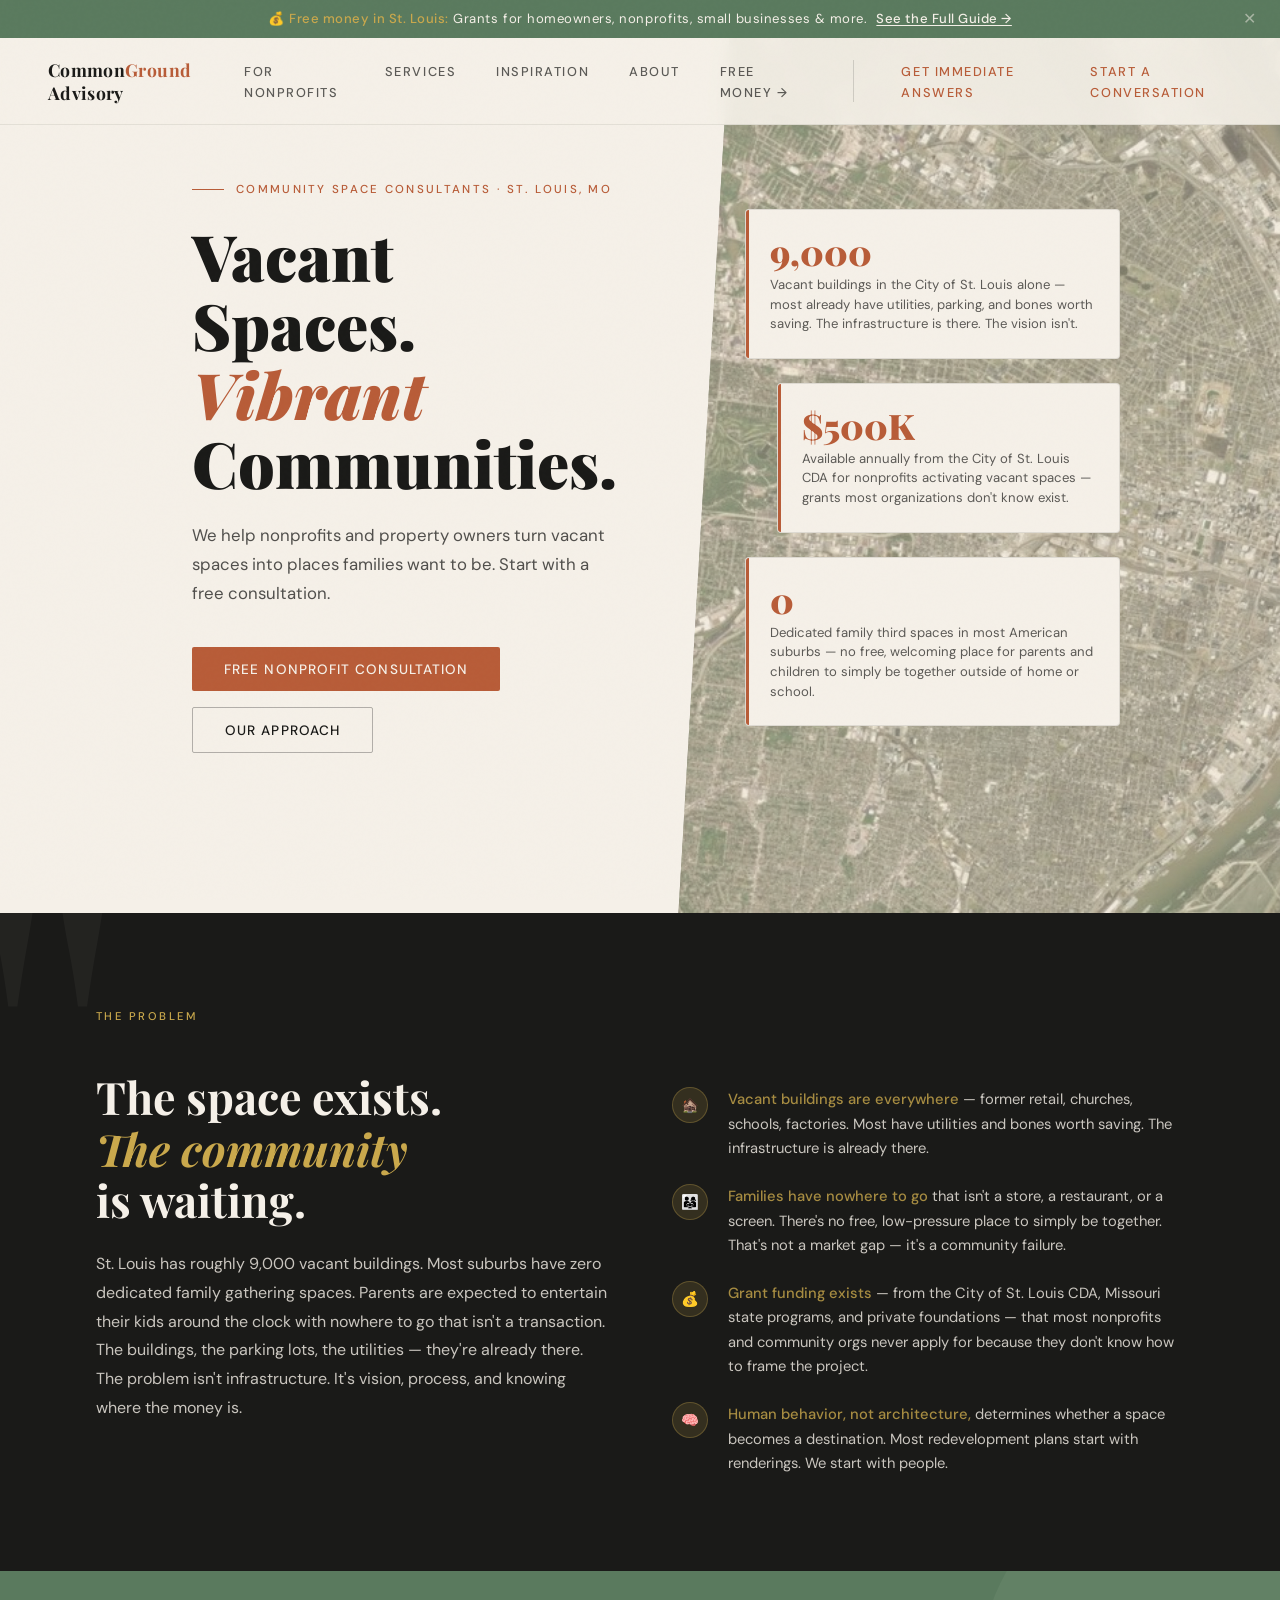
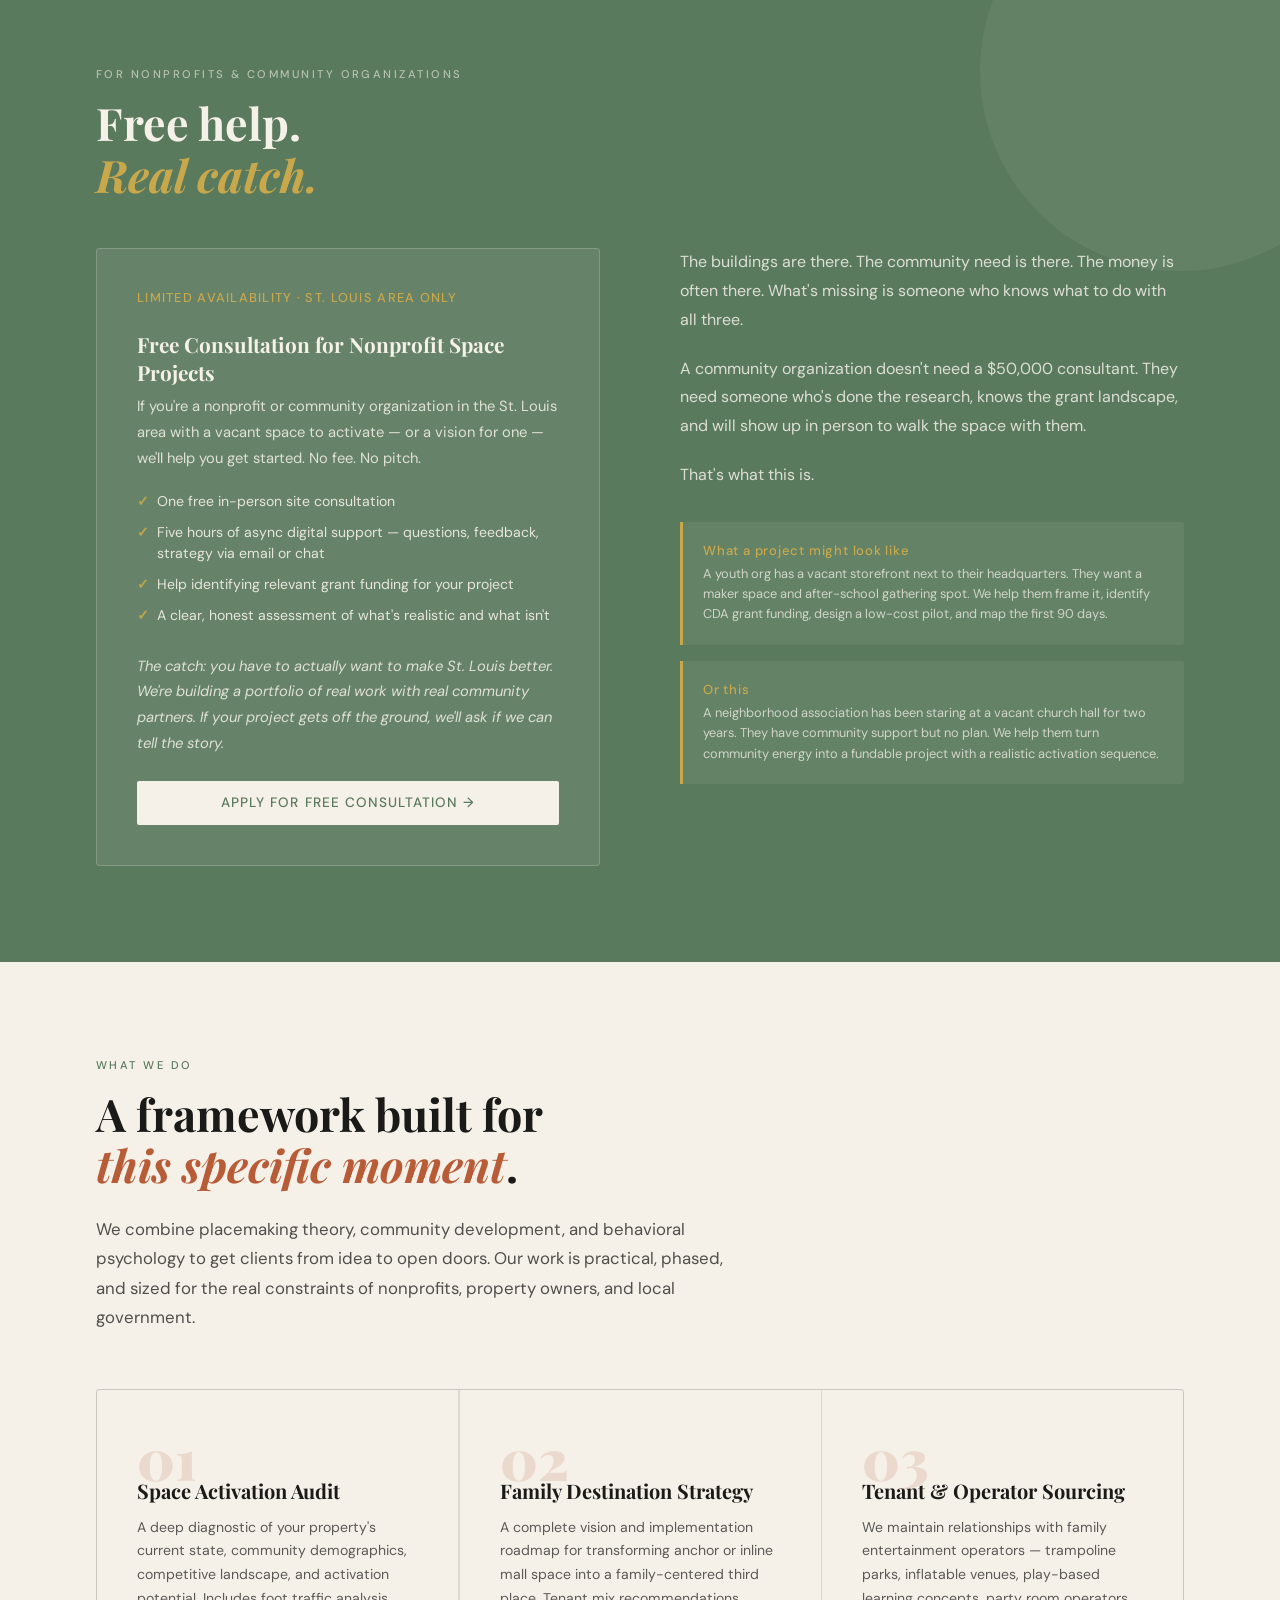
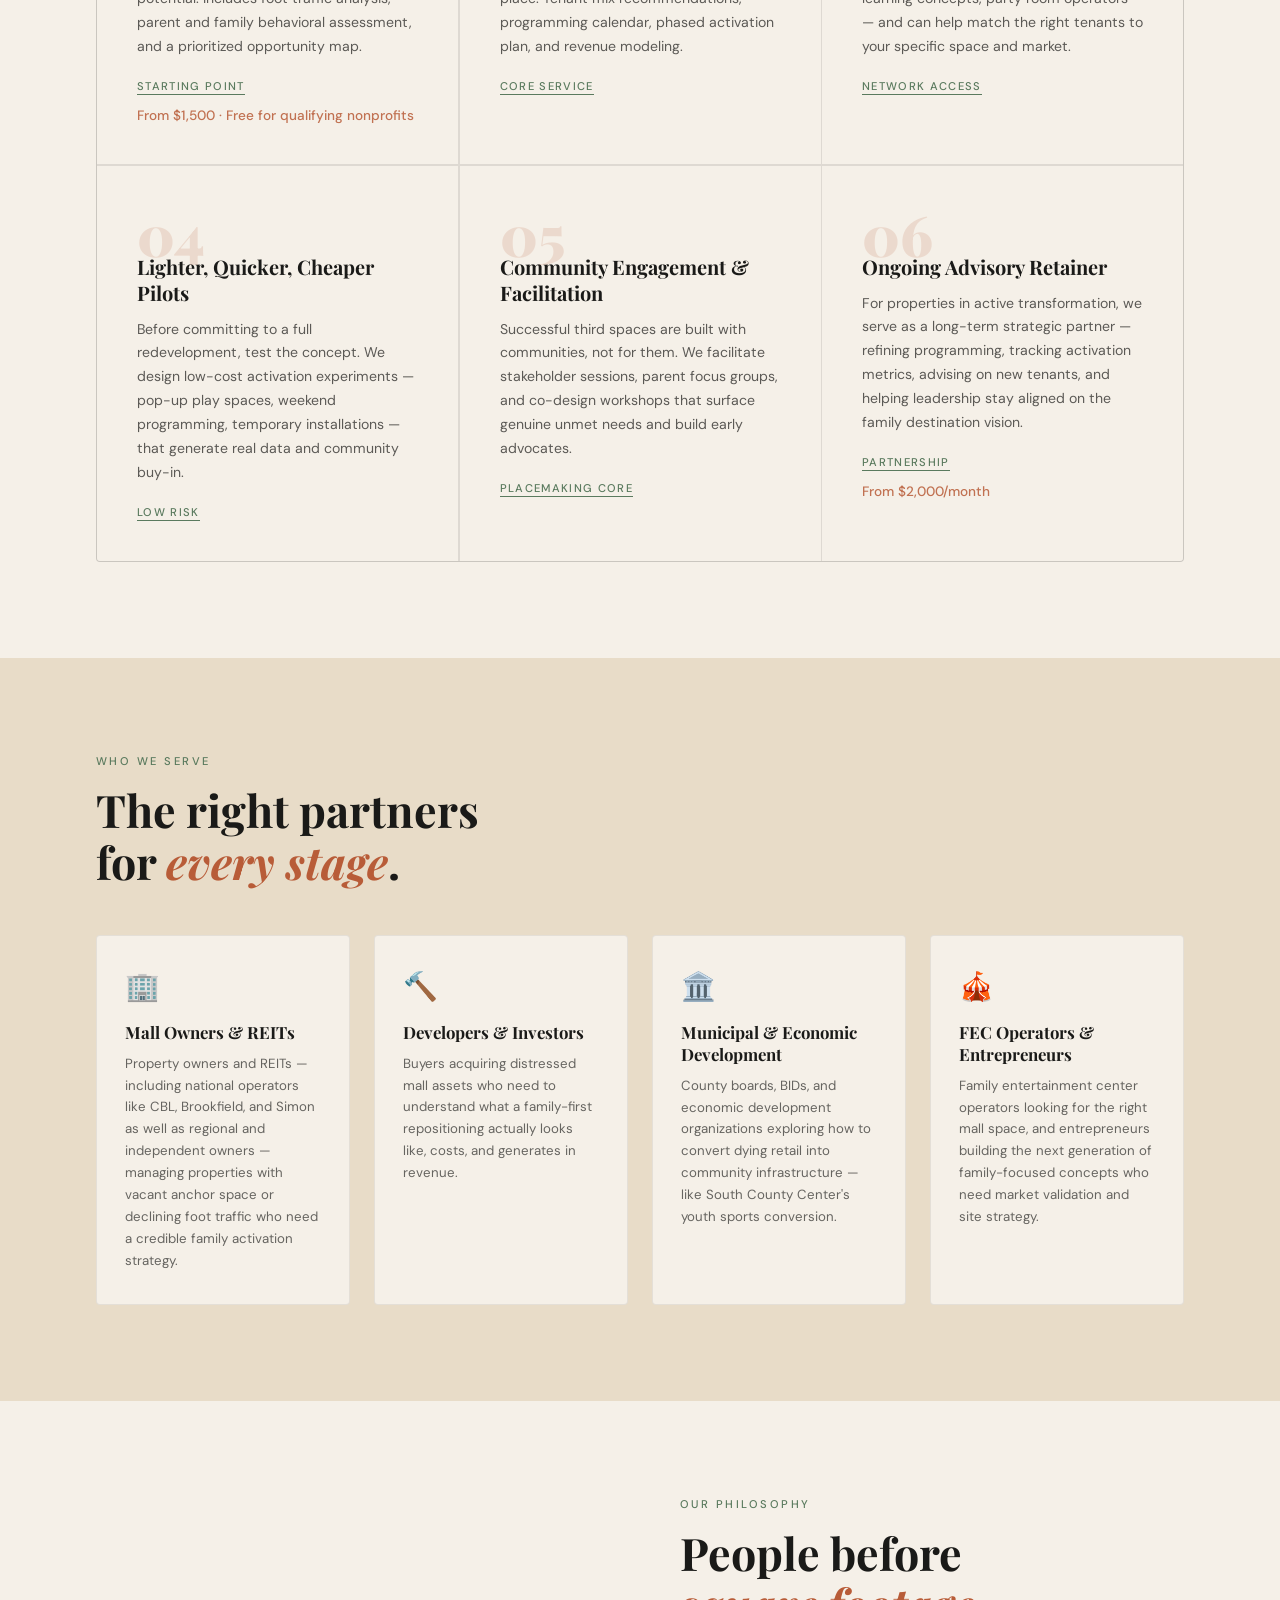
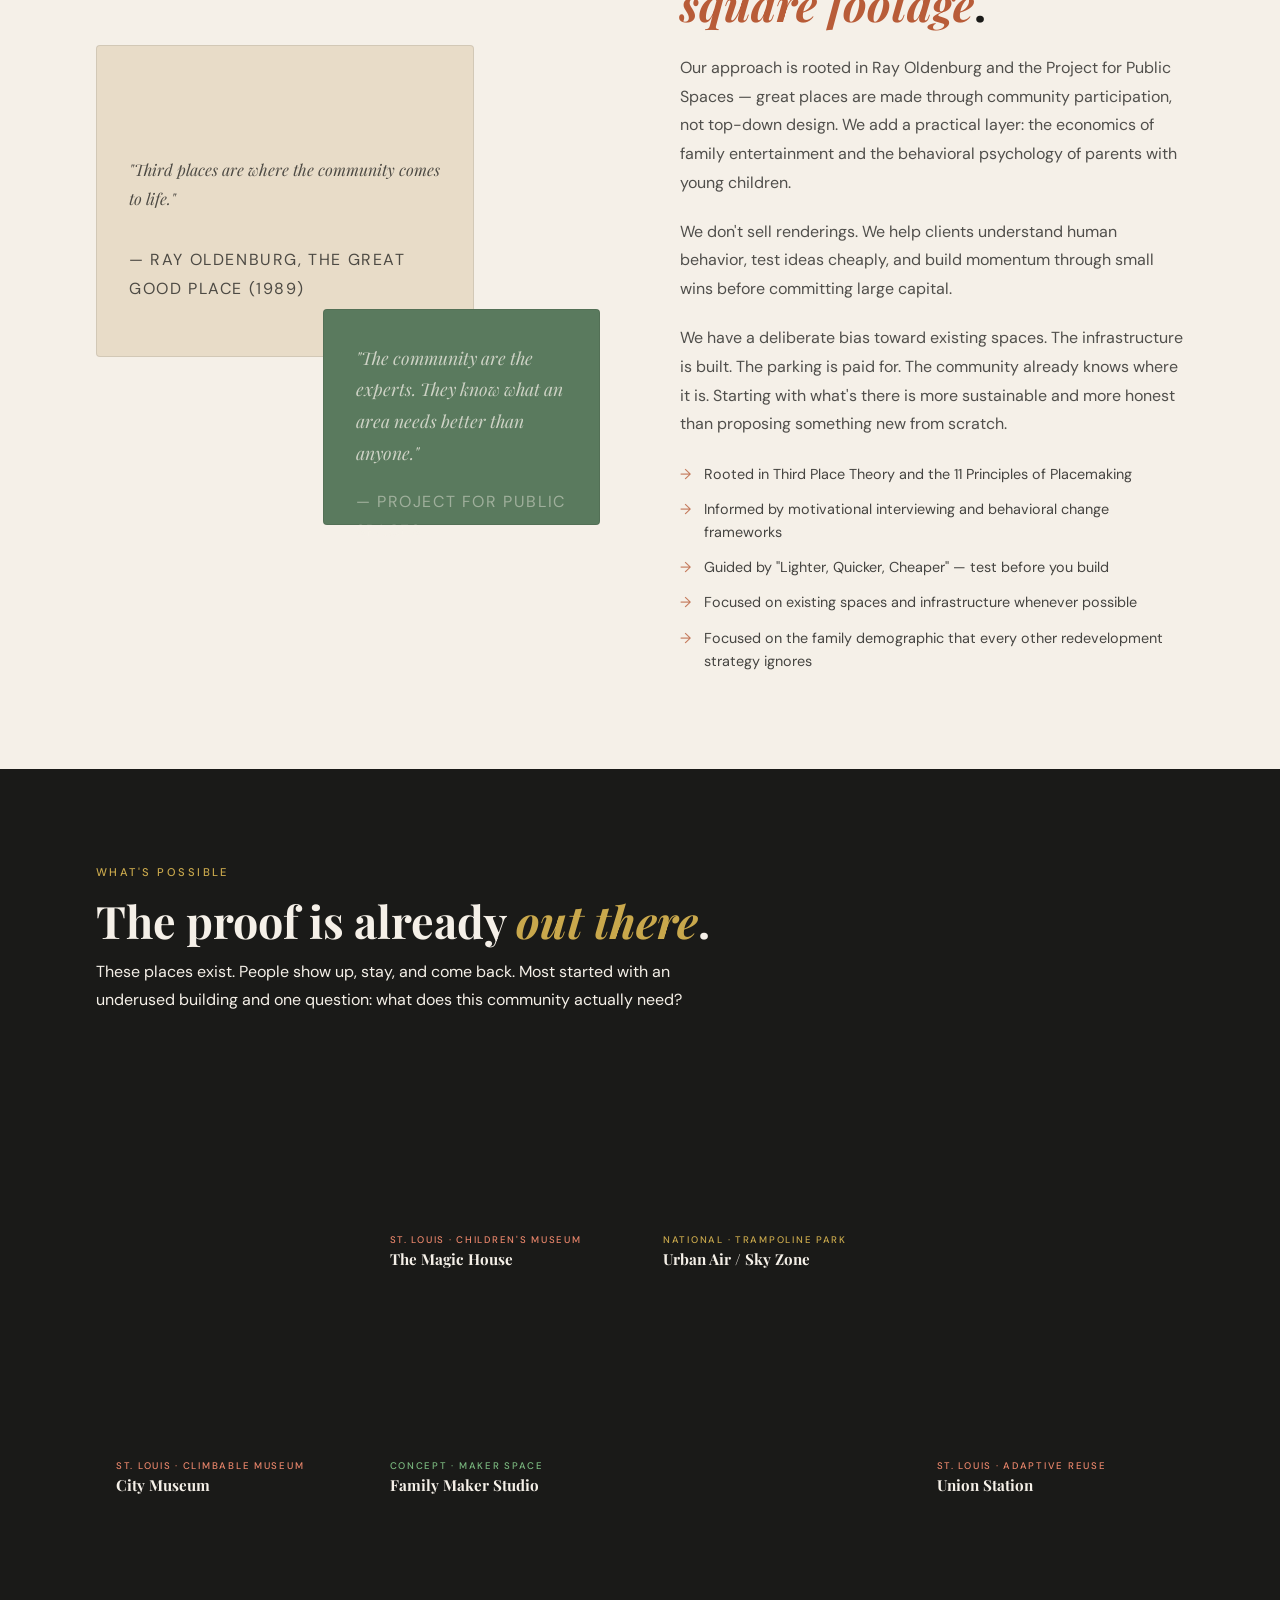
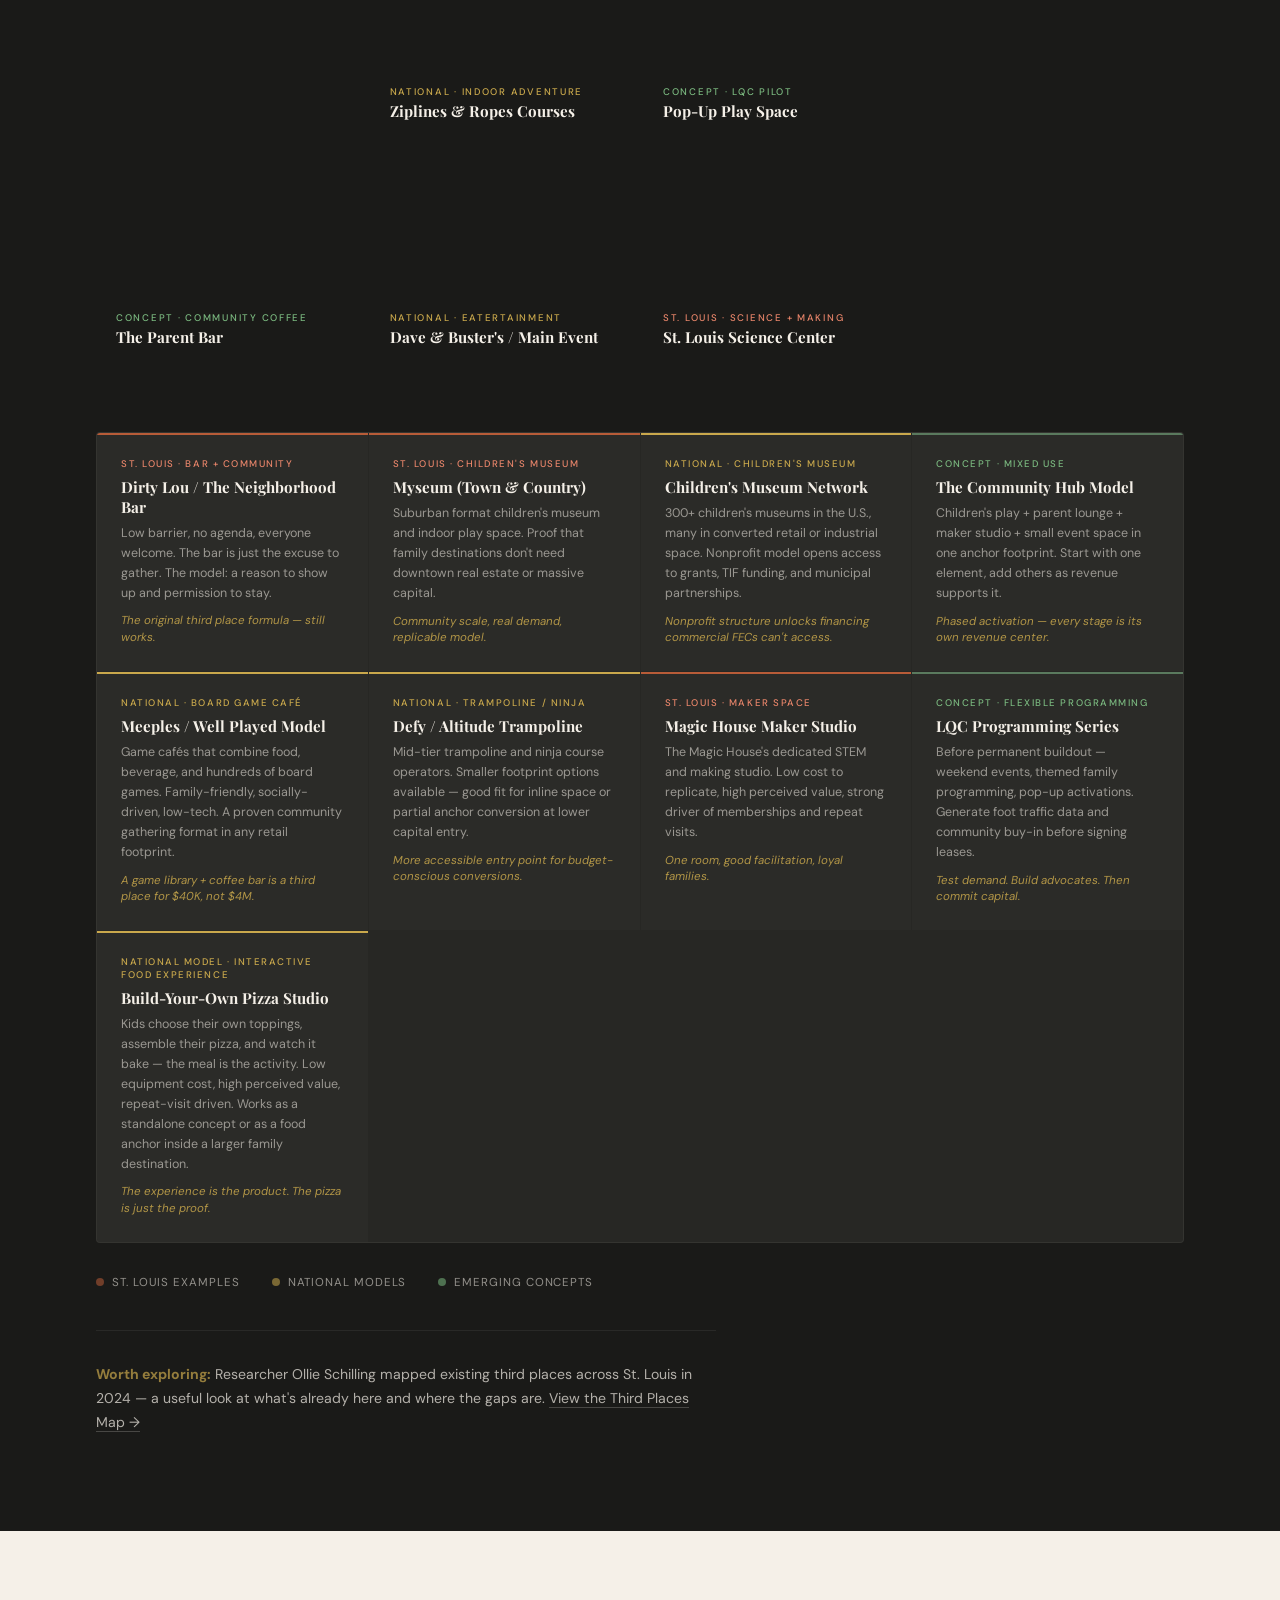
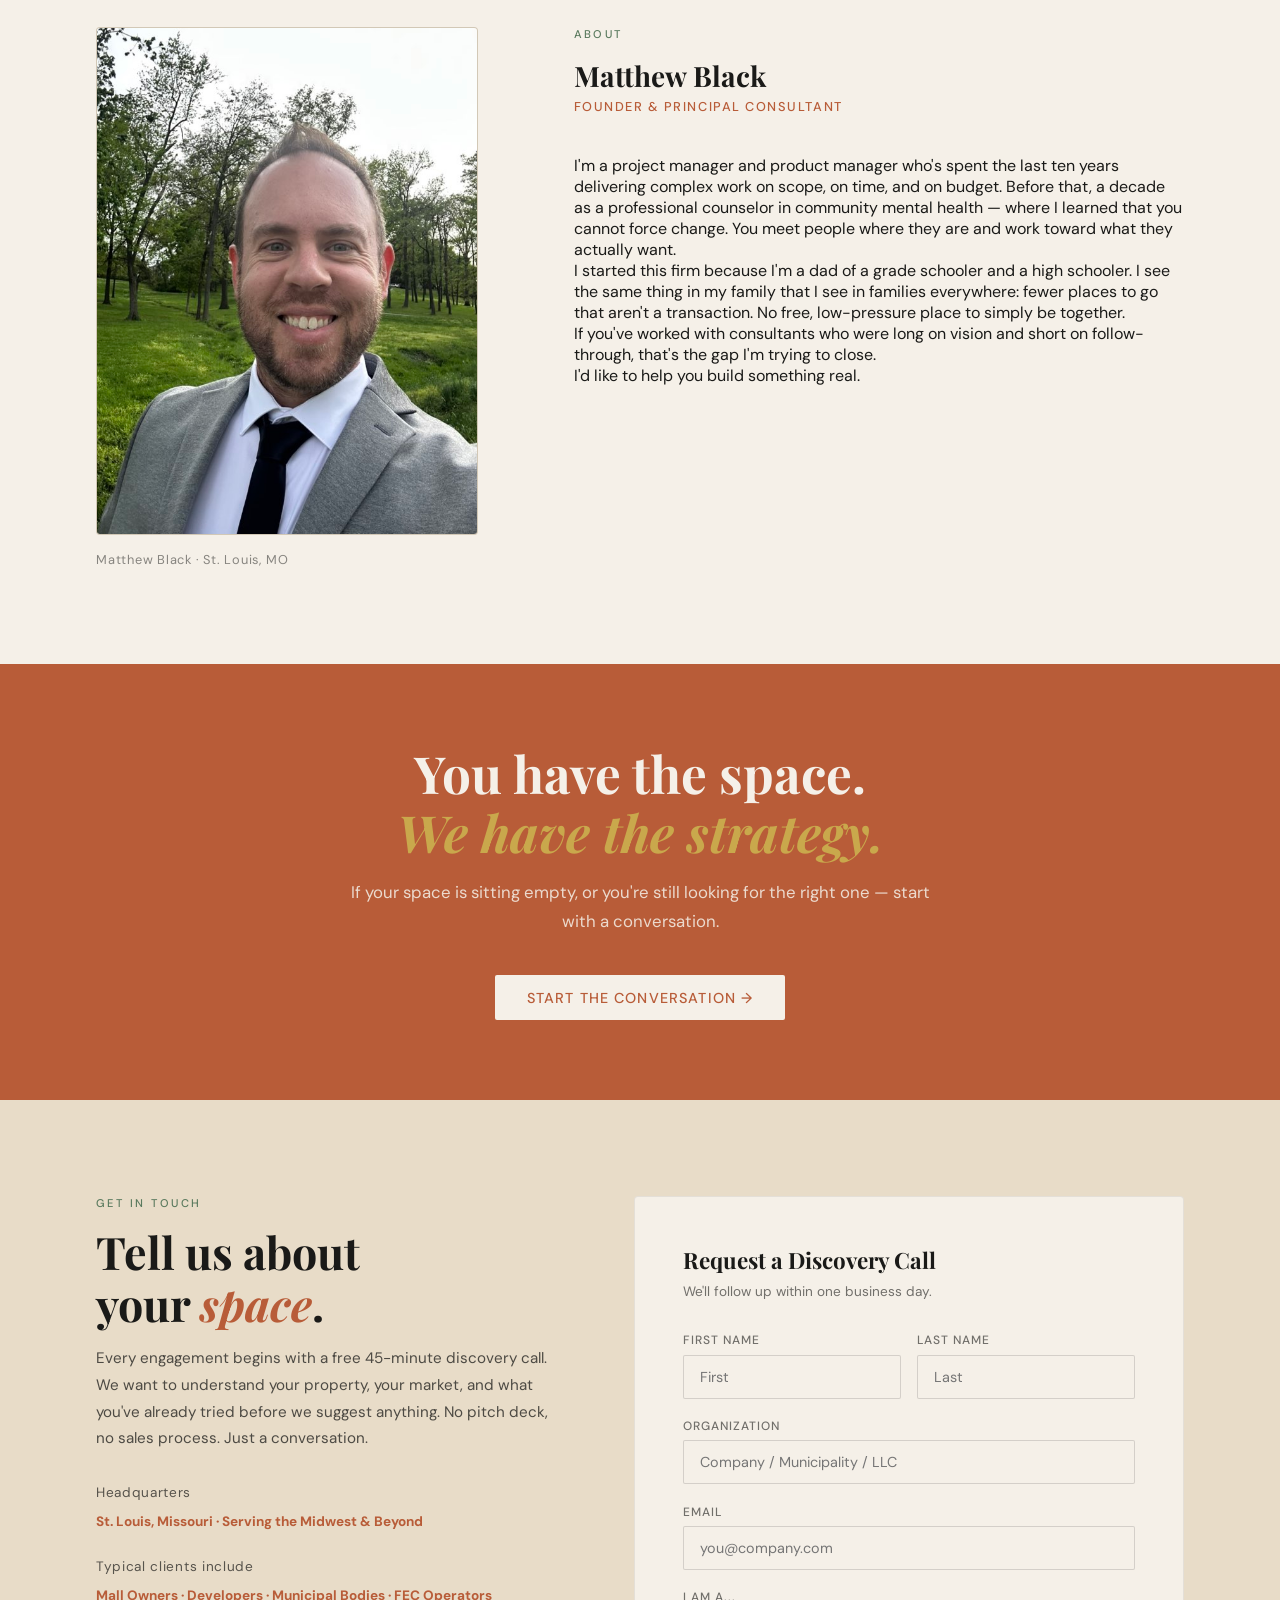
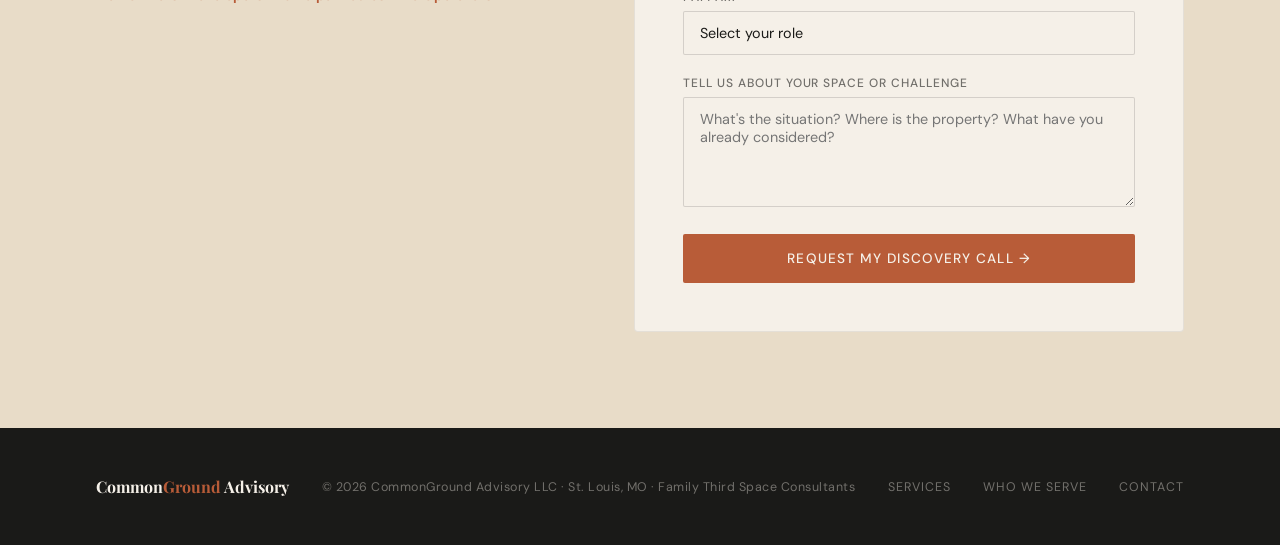
<file: index.html>
<!DOCTYPE html>
<html lang="en">
<head>
<meta charset="UTF-8">
<meta name="viewport" content="width=device-width, initial-scale=1.0">
<title>Common Ground Advisory — Family Third Space Consultants</title>
<meta name="description" content="Practical placemaking for nonprofits — turning vacant spaces into thriving community destinations."/>
<meta property="og:title" content="Common Ground Advisory"/>
<meta property="og:description" content="Practical placemaking for nonprofits — turning vacant spaces into thriving community destinations."/>
<meta property="og:image" content="https://commonground-mu.vercel.app/og-image.png"/>
<meta property="og:url" content="https://commonground-mu.vercel.app"/>
<meta property="og:type" content="website"/>
<meta name="twitter:card" content="summary_large_image"/>
<meta name="twitter:image" content="https://commonground-mu.vercel.app/og-image.png"/>
<link rel="icon" href="favicon.svg" type="image/svg+xml"/>
<link rel="preconnect" href="https://fonts.googleapis.com">
<link rel="preconnect" href="https://fonts.gstatic.com" crossorigin>
<link href="https://fonts.googleapis.com/css2?family=Playfair+Display:ital,wght@0,400;0,700;0,900;1,400&family=DM+Sans:wght@300;400;500&display=swap" rel="stylesheet">
<link rel="stylesheet" href="styles.css">
<style>
  /* ── NOISE TEXTURE OVERLAY ── */
  body::before {
    content: '';
    position: fixed;
    inset: 0;
    background-image: url("data:image/svg+xml,%3Csvg viewBox='0 0 256 256' xmlns='http://www.w3.org/2000/svg'%3E%3Cfilter id='noise'%3E%3CfeTurbulence type='fractalNoise' baseFrequency='0.9' numOctaves='4' stitchTiles='stitch'/%3E%3C/filter%3E%3Crect width='100%25' height='100%25' filter='url(%23noise)' opacity='0.03'/%3E%3C/svg%3E");
    pointer-events: none;
    z-index: 9999;
    opacity: 0.4;
  }

  /* ── NAV ── */
  .nav-logo span { color: var(--rust); }

  nav ul {
    list-style: none;
    display: flex;
    gap: 2.5rem;
  }

  nav ul a {
    font-size: 0.8rem;
    font-weight: 500;
    letter-spacing: 0.12em;
    text-transform: uppercase;
    color: var(--ink);
    text-decoration: none;
    opacity: 0.7;
    transition: opacity 0.2s;
  }

  nav ul a:hover { opacity: 1; }

  nav ul a.nav-active {
    opacity: 1;
    position: relative;
  }

  nav ul a.nav-active::after {
    content: '';
    position: absolute;
    bottom: -3px;
    left: 0;
    right: 0;
    height: 2px;
    background: var(--rust);
    border-radius: 1px;
  }

  .nav-cta {
    color: var(--rust) !important;
    opacity: 1 !important;
    transition: color 0.2s !important;
  }

  .nav-cta:hover { color: var(--ink) !important; }

  /* ── HERO ── */
  .hero {
    min-height: 100vh;
    display: grid;
    grid-template-columns: 1fr 1fr;
    align-items: center;
    padding-top: 80px;
    position: relative;
    overflow: hidden;
  }

  .hero-bg-shape {
    position: absolute;
    right: -5%;
    top: 0;
    bottom: 0;
    width: 52%;
    background-color: var(--warm);
    background-image: linear-gradient(rgba(232,220,200,0.52), rgba(232,220,200,0.52)), url('stl-aerial.jpg');
    background-size: cover;
    background-position: center;
    clip-path: polygon(8% 0%, 100% 0%, 100% 100%, 0% 100%);
    z-index: 0;
  }

  .hero-left {
    padding: 4rem 3rem 4rem 6rem;
    position: relative;
    z-index: 1;
  }

  .eyebrow {
    font-size: 0.72rem;
    font-weight: 500;
    letter-spacing: 0.2em;
    text-transform: uppercase;
    color: var(--rust);
    margin-bottom: 1.5rem;
    display: flex;
    align-items: center;
    gap: 0.75rem;
  }

  .eyebrow::before {
    content: '';
    display: block;
    width: 32px;
    height: 1px;
    background: var(--rust);
  }

  h1 {
    font-family: 'Playfair Display', serif;
    font-size: clamp(2.8rem, 5vw, 4.5rem);
    line-height: 1.08;
    font-weight: 900;
    color: var(--ink);
    margin-bottom: 1.5rem;
  }

  h1 em {
    font-style: italic;
    color: var(--rust);
  }

  .hero-sub {
    font-size: 1.05rem;
    line-height: 1.7;
    color: var(--ink);
    opacity: 0.75;
    max-width: 480px;
    margin-bottom: 2.5rem;
  }

  .hero-actions {
    display: flex;
    gap: 1rem;
    flex-wrap: wrap;
  }

  .btn-primary {
    background: var(--rust);
    color: var(--cream);
    padding: 0.85rem 2rem;
    border: none;
    border-radius: 2px;
    font-family: 'DM Sans', sans-serif;
    font-size: 0.85rem;
    font-weight: 500;
    letter-spacing: 0.08em;
    text-transform: uppercase;
    cursor: pointer;
    text-decoration: none;
    display: inline-block;
    transition: background 0.2s, transform 0.15s;
  }

  .btn-primary:hover { background: var(--ink); transform: translateY(-1px); }

  .btn-ghost {
    background: transparent;
    color: var(--ink);
    padding: 0.85rem 2rem;
    border: 1.5px solid rgba(26,26,24,0.3);
    border-radius: 2px;
    font-family: 'DM Sans', sans-serif;
    font-size: 0.85rem;
    font-weight: 500;
    letter-spacing: 0.08em;
    text-transform: uppercase;
    cursor: pointer;
    text-decoration: none;
    display: inline-block;
    transition: border-color 0.2s, transform 0.15s;
  }

  .btn-ghost:hover { border-color: var(--ink); transform: translateY(-1px); }

  .hero-right {
    position: relative;
    z-index: 1;
    padding: 4rem 4rem 4rem 5rem;
    display: flex;
    flex-direction: column;
    gap: 1.5rem;
  }

  .stat-card {
    background: var(--cream);
    border: 1px solid rgba(26,26,24,0.1);
    padding: 1.5rem;
    border-radius: 4px;
    position: relative;
    overflow: hidden;
    animation: fadeSlideUp 0.6s ease both;
  }

  .stat-card:nth-child(1) { animation-delay: 0.1s; transform: translateX(20px); }
  .stat-card:nth-child(2) { animation-delay: 0.25s; transform: translateX(-10px); margin-left: 2rem; }
  .stat-card:nth-child(3) { animation-delay: 0.4s; transform: translateX(15px); }

  @keyframes fadeSlideUp {
    from { opacity: 0; transform: translateY(20px); }
    to { opacity: 1; transform: translateY(0); }
  }

  .stat-card::before {
    content: '';
    position: absolute;
    left: 0; top: 0; bottom: 0;
    width: 3px;
    background: var(--rust);
  }

  .stat-number {
    font-family: 'Playfair Display', serif;
    font-size: 2.2rem;
    font-weight: 900;
    color: var(--rust);
    line-height: 1;
    margin-bottom: 0.35rem;
  }

  .stat-label {
    font-size: 0.82rem;
    line-height: 1.5;
    opacity: 0.7;
  }

  /* ── SECTION COMMON ── */
  section { padding: 6rem 6rem; }

  .section-label {
    font-size: 0.7rem;
    font-weight: 500;
    letter-spacing: 0.22em;
    text-transform: uppercase;
    color: var(--sage);
    margin-bottom: 1rem;
  }

  h2 {
    font-family: 'Playfair Display', serif;
    font-size: clamp(2rem, 3.5vw, 3rem);
    font-weight: 700;
    line-height: 1.15;
    color: var(--ink);
    margin-bottom: 1.5rem;
  }

  h2 em { font-style: italic; color: var(--rust); }

  /* ── PROBLEM SECTION ── */
  .problem {
    background: var(--ink);
    color: var(--cream);
    position: relative;
    overflow: hidden;
  }

  .problem::before {
    content: '"';
    font-family: 'Playfair Display', serif;
    font-size: 40rem;
    position: absolute;
    top: -12rem;
    left: -3rem;
    opacity: 0.04;
    line-height: 1;
    pointer-events: none;
  }

  .problem .section-label { color: var(--gold); }

  .problem-grid {
    display: grid;
    grid-template-columns: 1fr 1fr;
    gap: 4rem;
    align-items: start;
    margin-top: 3rem;
  }

  .problem h2 { color: var(--cream); }
  .problem h2 em { color: var(--gold); }

  .problem-text {
    font-size: 1rem;
    line-height: 1.8;
    opacity: 0.8;
  }

  .problem-points {
    display: flex;
    flex-direction: column;
    gap: 1.5rem;
    margin-top: 1rem;
  }

  .problem-point {
    display: flex;
    gap: 1.25rem;
    align-items: flex-start;
  }

  .point-icon {
    width: 36px;
    height: 36px;
    border-radius: 50%;
    background: rgba(201,168,76,0.15);
    border: 1px solid rgba(201,168,76,0.3);
    display: flex;
    align-items: center;
    justify-content: center;
    flex-shrink: 0;
    font-size: 0.9rem;
  }

  .point-text { font-size: 0.92rem; line-height: 1.65; opacity: 0.8; }
  .point-text strong { color: var(--gold); opacity: 1; font-weight: 500; }

  /* ── SERVICES ── */
  .services { background: var(--cream); }

  .services-intro {
    max-width: 640px;
    margin-bottom: 3.5rem;
  }

  .services-intro p {
    font-size: 1.05rem;
    line-height: 1.75;
    opacity: 0.75;
  }

  .services-grid {
    display: grid;
    grid-template-columns: repeat(3, 1fr);
    gap: 1.5px;
    background: rgba(26,26,24,0.1);
    border: 1px solid rgba(26,26,24,0.1);
    border-radius: 4px;
    overflow: hidden;
  }

  .service-card {
    background: var(--cream);
    padding: 2.5rem;
    transition: background 0.25s;
    position: relative;
  }

  .service-card:hover { background: var(--light-sage); }

  .service-number {
    font-family: 'Playfair Display', serif;
    font-size: 3.5rem;
    font-weight: 900;
    color: var(--rust);
    opacity: 0.15;
    line-height: 1;
    margin-bottom: -0.5rem;
  }

  .service-title {
    font-family: 'Playfair Display', serif;
    font-size: 1.25rem;
    font-weight: 700;
    margin-bottom: 0.75rem;
    line-height: 1.3;
  }

  .service-desc {
    font-size: 0.88rem;
    line-height: 1.7;
    opacity: 0.7;
  }

  .service-tag {
    display: inline-block;
    margin-top: 1.25rem;
    font-size: 0.7rem;
    letter-spacing: 0.12em;
    text-transform: uppercase;
    color: var(--sage);
    font-weight: 500;
    border-bottom: 1px solid var(--sage);
    padding-bottom: 1px;
  }

  .service-price {
    margin-top: 0.75rem;
    font-size: 0.85rem;
    font-weight: 500;
    color: var(--rust);
    opacity: 0.85;
  }

  /* ── NONPROFIT OFFER ── */
  .nonprofits {
    background: var(--sage);
    color: var(--cream);
    padding: 6rem 6rem;
    position: relative;
    overflow: hidden;
  }

  .nonprofits::before {
    content: '';
    position: absolute;
    right: -100px;
    top: -100px;
    width: 400px;
    height: 400px;
    border-radius: 50%;
    background: rgba(245,240,232,0.05);
    pointer-events: none;
  }

  .nonprofits .section-label { color: rgba(245,240,232,0.6); }
  .nonprofits h2 { color: var(--cream); }
  .nonprofits h2 em { color: var(--gold); }

  .nonprofit-grid {
    display: grid;
    grid-template-columns: 1fr 1fr;
    gap: 5rem;
    align-items: start;
    margin-top: 3rem;
  }

  .nonprofit-offer {
    background: rgba(245,240,232,0.08);
    border: 1px solid rgba(245,240,232,0.2);
    border-radius: 4px;
    padding: 2.5rem;
  }

  .nonprofit-offer-title {
    font-family: 'Playfair Display', serif;
    font-size: 1.3rem;
    font-weight: 700;
    margin-bottom: 0.5rem;
    color: var(--cream);
  }

  .nonprofit-offer-sub {
    font-size: 0.8rem;
    letter-spacing: 0.1em;
    text-transform: uppercase;
    color: var(--gold);
    margin-bottom: 1.5rem;
    font-weight: 500;
  }

  .nonprofit-offer p {
    font-size: 0.92rem;
    line-height: 1.75;
    opacity: 0.85;
    margin-bottom: 1rem;
  }

  .nonprofit-offer ul {
    list-style: none;
    margin: 1.25rem 0 1.75rem;
    display: flex;
    flex-direction: column;
    gap: 0.6rem;
  }

  .nonprofit-offer li {
    font-size: 0.88rem;
    padding-left: 1.25rem;
    position: relative;
    opacity: 0.9;
    line-height: 1.5;
  }

  .nonprofit-offer li::before {
    content: '✓';
    position: absolute;
    left: 0;
    color: var(--gold);
    font-weight: 700;
  }

  .nonprofit-catch {
    font-size: 0.8rem;
    opacity: 0.6;
    font-style: italic;
    margin-top: 0.75rem;
  }

  .nonprofit-btn {
    background: var(--cream);
    color: var(--sage);
    width: 100%;
    text-align: center;
    margin-top: 0.5rem;
  }

  .nonprofit-btn:hover { background: var(--gold); color: var(--ink); }

  .nonprofit-context p {
    font-size: 1rem;
    line-height: 1.8;
    opacity: 0.85;
    margin-bottom: 1.25rem;
  }

  .nonprofit-examples {
    margin-top: 2rem;
    display: flex;
    flex-direction: column;
    gap: 1rem;
  }

  .nonprofit-example {
    padding: 1.25rem;
    background: rgba(245,240,232,0.06);
    border-left: 3px solid var(--gold);
    border-radius: 0 3px 3px 0;
  }

  .nonprofit-example-title {
    font-size: 0.82rem;
    font-weight: 500;
    color: var(--gold);
    margin-bottom: 0.3rem;
    letter-spacing: 0.06em;
  }

  .nonprofit-example p {
    font-size: 0.8rem;
    line-height: 1.6;
    opacity: 0.75;
    margin: 0;
  }

  @media (max-width: 900px) {
    .nonprofits { padding: 4rem 1.5rem; }
    .nonprofit-grid { grid-template-columns: 1fr; gap: 2.5rem; }
  }

  /* ── AUDIENCE ── */
  .audience {
    background: var(--warm);
    position: relative;
  }

  .audience-grid {
    display: grid;
    grid-template-columns: repeat(4, 1fr);
    gap: 1.5rem;
    margin-top: 3rem;
  }

  .audience-card {
    padding: 2rem 1.75rem;
    background: var(--cream);
    border-radius: 4px;
    border: 1px solid rgba(26,26,24,0.08);
    transition: transform 0.2s, box-shadow 0.2s;
  }

  .audience-card:hover {
    transform: translateY(-4px);
    box-shadow: 0 12px 40px rgba(26,26,24,0.1);
  }

  .audience-icon {
    font-size: 1.75rem;
    margin-bottom: 1rem;
  }

  .audience-title {
    font-family: 'Playfair Display', serif;
    font-size: 1.05rem;
    font-weight: 700;
    margin-bottom: 0.6rem;
  }

  .audience-desc {
    font-size: 0.83rem;
    line-height: 1.65;
    opacity: 0.65;
  }

  /* ── PHILOSOPHY ── */
  .philosophy {
    background: var(--cream);
    display: grid;
    grid-template-columns: 1fr 1fr;
    gap: 5rem;
    align-items: center;
  }

  .phil-visual {
    position: relative;
    height: 480px;
  }

  .phil-box {
    position: absolute;
    background: var(--warm);
    border: 1px solid rgba(26,26,24,0.1);
    border-radius: 4px;
    padding: 2rem;
  }

  .phil-box.large {
    width: 75%;
    height: 65%;
    top: 0;
    left: 0;
    display: flex;
    flex-direction: column;
    justify-content: flex-end;
  }

  .phil-box.small {
    width: 55%;
    height: 45%;
    bottom: 0;
    right: 0;
    background: var(--sage);
    color: var(--cream);
  }

  .phil-quote {
    font-family: 'Playfair Display', serif;
    font-size: 1.4rem;
    font-style: italic;
    line-height: 1.4;
    color: var(--ink);
  }

  .phil-attr {
    font-size: 0.75rem;
    letter-spacing: 0.1em;
    text-transform: uppercase;
    opacity: 0.5;
    margin-top: 0.75rem;
  }

  .phil-box.small .phil-quote { font-size: 1.1rem; color: var(--cream); }
  .phil-box.small .phil-attr { color: rgba(245,240,232,0.6); }

  .philosophy p {
    font-size: 1rem;
    line-height: 1.8;
    opacity: 0.75;
    margin-bottom: 1.25rem;
  }

  .philosophy ul {
    list-style: none;
    margin-top: 1.5rem;
    display: flex;
    flex-direction: column;
    gap: 0.75rem;
  }

  .philosophy li {
    font-size: 0.9rem;
    line-height: 1.6;
    padding-left: 1.5rem;
    position: relative;
    opacity: 0.8;
  }

  .philosophy li::before {
    content: '→';
    position: absolute;
    left: 0;
    color: var(--rust);
  }

  /* ── ABOUT ── */
  .about {
    background: var(--cream);
    display: grid;
    grid-template-columns: 1fr 1.6fr;
    gap: 6rem;
    align-items: start;
  }

  .about-photo {
    position: sticky;
    top: 100px;
  }

  .about-photo-frame {
    width: 100%;
    aspect-ratio: 3/4;
    background: var(--warm);
    border-radius: 4px;
    border: 1px solid rgba(26,26,24,0.1);
    overflow: hidden;
    position: relative;
    display: flex;
    align-items: center;
    justify-content: center;
  }

  .about-photo-placeholder {
    font-family: 'Playfair Display', serif;
    font-size: 4rem;
    color: var(--rust);
    opacity: 0.2;
  }

  .about-photo-caption {
    margin-top: 1rem;
    font-size: 0.8rem;
    opacity: 0.5;
    letter-spacing: 0.06em;
  }

  .about-content p {
    font-size: 1rem;
    line-height: 1.85;
    opacity: 0.8;
    margin-bottom: 1.25rem;
  }

  .about-name {
    font-family: 'Playfair Display', serif;
    font-size: 1.75rem;
    font-weight: 700;
    margin-bottom: 0.25rem;
  }

  .about-title {
    font-size: 0.8rem;
    letter-spacing: 0.12em;
    text-transform: uppercase;
    color: var(--rust);
    margin-bottom: 2.5rem;
    font-weight: 500;
  }

  @media (max-width: 900px) {
    .about { grid-template-columns: 1fr; gap: 2.5rem; }
    .about-photo { position: static; }
    .about-photo-frame { aspect-ratio: 1/1; max-width: 240px; }
  }
  .cta-band {
    background: var(--rust);
    color: var(--cream);
    text-align: center;
    padding: 5rem 6rem;
  }

  .cta-band h2 {
    color: var(--cream);
    font-size: clamp(2rem, 4vw, 3.2rem);
    margin-bottom: 1rem;
  }

  .cta-band h2 em { color: var(--gold); }

  .cta-band p {
    font-size: 1.05rem;
    opacity: 0.85;
    max-width: 580px;
    margin: 0 auto 2.5rem;
    line-height: 1.7;
  }

  .cta-band .btn-primary {
    background: var(--cream);
    color: var(--rust);
    font-size: 0.9rem;
  }

  .cta-band .btn-primary:hover { background: var(--gold); color: var(--ink); }

  /* ── CONTACT FORM ── */
  .contact {
    background: var(--warm);
    display: grid;
    grid-template-columns: 1fr 1.2fr;
    gap: 5rem;
    align-items: start;
  }

  .contact-info h2 { margin-bottom: 1rem; }

  .contact-info p {
    font-size: 0.95rem;
    line-height: 1.75;
    opacity: 0.75;
    margin-bottom: 2rem;
  }

  .contact-detail {
    display: flex;
    flex-direction: column;
    gap: 0.75rem;
    margin-top: 2rem;
  }

  .contact-detail span {
    font-size: 0.85rem;
    opacity: 0.7;
    letter-spacing: 0.05em;
  }

  .contact-detail strong {
    font-size: 0.85rem;
    color: var(--rust);
  }

  .form-card {
    background: var(--cream);
    border-radius: 4px;
    padding: 3rem;
    border: 1px solid rgba(26,26,24,0.08);
  }

  .form-title {
    font-family: 'Playfair Display', serif;
    font-size: 1.4rem;
    font-weight: 700;
    margin-bottom: 0.5rem;
  }

  .form-sub {
    font-size: 0.85rem;
    opacity: 0.6;
    margin-bottom: 2rem;
  }

  .form-row {
    display: grid;
    grid-template-columns: 1fr 1fr;
    gap: 1rem;
  }

  .form-group {
    display: flex;
    flex-direction: column;
    gap: 0.4rem;
    margin-bottom: 1.2rem;
  }

  label {
    font-size: 0.75rem;
    font-weight: 500;
    letter-spacing: 0.08em;
    text-transform: uppercase;
    opacity: 0.6;
  }

  input, select, textarea {
    font-family: 'DM Sans', sans-serif;
    font-size: 0.9rem;
    padding: 0.75rem 1rem;
    border: 1.5px solid rgba(26,26,24,0.15);
    border-radius: 2px;
    background: var(--cream);
    color: var(--ink);
    transition: border-color 0.2s;
    width: 100%;
    appearance: none;
  }

  input:focus, select:focus, textarea:focus {
    outline: none;
    border-color: var(--rust);
  }

  textarea { min-height: 110px; resize: vertical; }

  .form-submit {
    width: 100%;
    padding: 1rem;
    margin-top: 0.5rem;
  }

  /* ── INSPIRATION ── */
  .inspiration {
    background: var(--ink);
    color: var(--cream);
    padding: 6rem 6rem;
  }

  .inspiration .section-label { color: var(--gold); }
  .inspiration h2 { color: var(--cream); margin-bottom: 0.75rem; }
  .inspiration h2 em { color: var(--gold); }

  .inspiration-intro {
    font-size: 1rem;
    line-height: 1.75;
    opacity: 0.7;
    max-width: 640px;
    margin-bottom: 3.5rem;
  }

  /* Photo mosaic grid */
  .inspiration-mosaic {
    display: grid;
    grid-template-columns: repeat(4, 1fr);
    grid-auto-rows: 220px;
    gap: 6px;
    margin-bottom: 4rem;
  }

  .inspiration-mosaic .photo-card {
    position: relative;
    overflow: hidden;
    border-radius: 3px;
    cursor: default;
  }

  .inspiration-mosaic .photo-card.tall { grid-row: span 2; }
  .inspiration-mosaic .photo-card.wide { grid-column: span 2; }

  .photo-card-bg {
    position: absolute;
    inset: 0;
    background-size: cover;
    background-position: center;
    transition: transform 0.5s ease;
    filter: brightness(0.55);
  }

  .photo-card:hover .photo-card-bg {
    transform: scale(1.04);
    filter: brightness(0.45);
  }

  .photo-card-label {
    position: absolute;
    bottom: 0; left: 0; right: 0;
    padding: 1.25rem 1.25rem 1rem;
    background: linear-gradient(to top, rgba(26,26,24,0.9) 0%, transparent 100%);
    z-index: 1;
  }

  .photo-card-tag {
    font-size: 0.6rem;
    letter-spacing: 0.18em;
    text-transform: uppercase;
    font-weight: 500;
    margin-bottom: 0.3rem;
    display: block;
  }

  .photo-card.type-stl .photo-card-tag { color: #e8856a; }
  .photo-card.type-national .photo-card-tag { color: var(--gold); }
  .photo-card.type-concept .photo-card-tag { color: #7ab87f; }

  .photo-card-name {
    font-family: 'Playfair Display', serif;
    font-size: 0.95rem;
    font-weight: 700;
    color: var(--cream);
    line-height: 1.25;
    display: block;
    margin-bottom: 0.3rem;
  }

  .photo-card-hook {
    font-size: 0.72rem;
    color: rgba(245,240,232,0.65);
    line-height: 1.45;
    display: none;
  }

  .photo-card:hover .photo-card-hook { display: block; }

  /* Text cards grid below photos */
  .inspiration-text-grid {
    display: grid;
    grid-template-columns: repeat(4, 1fr);
    gap: 1px;
    background: rgba(245,240,232,0.06);
    border: 1px solid rgba(245,240,232,0.06);
    border-radius: 4px;
    overflow: hidden;
    margin-bottom: 2rem;
  }

  .inspiration-text-card {
    background: rgba(245,240,232,0.02);
    padding: 1.5rem;
    transition: background 0.2s;
    position: relative;
  }

  .inspiration-text-card:hover { background: rgba(245,240,232,0.06); }

  .inspiration-text-card::before {
    content: '';
    position: absolute;
    top: 0; left: 0; right: 0;
    height: 2px;
  }

  .inspiration-text-card.type-stl::before { background: var(--rust); }
  .inspiration-text-card.type-national::before { background: var(--gold); }
  .inspiration-text-card.type-concept::before { background: var(--sage); }

  .inspiration-type {
    font-size: 0.6rem;
    letter-spacing: 0.16em;
    text-transform: uppercase;
    font-weight: 500;
    margin-bottom: 0.5rem;
  }

  .inspiration-text-card.type-stl .inspiration-type { color: #e8856a; }
  .inspiration-text-card.type-national .inspiration-type { color: var(--gold); }
  .inspiration-text-card.type-concept .inspiration-type { color: #7ab87f; }

  .inspiration-name {
    font-family: 'Playfair Display', serif;
    font-size: 0.95rem;
    font-weight: 700;
    margin-bottom: 0.4rem;
    line-height: 1.3;
    color: var(--cream);
  }

  .inspiration-desc {
    font-size: 0.78rem;
    line-height: 1.6;
    opacity: 0.55;
  }

  .inspiration-hook {
    font-size: 0.72rem;
    margin-top: 0.6rem;
    color: var(--gold);
    font-style: italic;
    line-height: 1.45;
    opacity: 0.85;
  }

  .inspiration-legend {
    display: flex;
    gap: 2rem;
    flex-wrap: wrap;
  }

  .legend-item {
    display: flex;
    align-items: center;
    gap: 0.5rem;
    font-size: 0.72rem;
    opacity: 0.55;
    letter-spacing: 0.08em;
    text-transform: uppercase;
  }

  .legend-dot {
    width: 8px; height: 8px;
    border-radius: 50%;
    flex-shrink: 0;
  }

  @media (max-width: 900px) {
    .inspiration { padding: 4rem 1.5rem; }
    .inspiration-mosaic { grid-template-columns: 1fr 1fr; grid-auto-rows: 180px; }
    .inspiration-mosaic .photo-card.wide { grid-column: span 1; }
    .inspiration-text-grid { grid-template-columns: 1fr 1fr; }
  }

  @media (max-width: 600px) {
    .inspiration-mosaic { grid-template-columns: 1fr; }
    .inspiration-text-grid { grid-template-columns: 1fr; }
  }

  /* ── FOOTER ── */
  footer {
    background: var(--ink);
    color: var(--cream);
    padding: 3rem 6rem;
    display: flex;
    align-items: center;
    justify-content: space-between;
    flex-wrap: wrap;
    gap: 1rem;
  }

  .footer-logo {
    font-family: 'Playfair Display', serif;
    font-size: 1rem;
    font-weight: 700;
  }

  .footer-logo span { color: var(--rust); }

  footer p {
    font-size: 0.78rem;
    opacity: 0.4;
    letter-spacing: 0.04em;
  }

  .footer-links {
    display: flex;
    gap: 2rem;
  }

  .footer-links a {
    font-size: 0.78rem;
    color: var(--cream);
    text-decoration: none;
    opacity: 0.4;
    letter-spacing: 0.08em;
    text-transform: uppercase;
    transition: opacity 0.2s;
  }

  .footer-links a:hover { opacity: 0.9; }

  /* ── ANIMATIONS ── */
  .fade-in {
    opacity: 0;
    transform: translateY(24px);
    transition: opacity 0.7s ease, transform 0.7s ease;
  }

  .fade-in.visible {
    opacity: 1;
    transform: translateY(0);
  }

  /* ── SUCCESS STATE ── */
  .form-success {
    display: none;
    text-align: center;
    padding: 3rem 2rem;
  }

  .form-success.show { display: block; }

  .success-icon {
    font-size: 3rem;
    margin-bottom: 1rem;
  }

  .form-success h3 {
    font-family: 'Playfair Display', serif;
    font-size: 1.5rem;
    margin-bottom: 0.75rem;
  }

  .form-success p { font-size: 0.9rem; opacity: 0.7; line-height: 1.6; }

  .success-next {
    margin-top: 2rem;
    padding-top: 1.5rem;
    border-top: 1px solid var(--warm);
  }

  .success-next-label {
    font-size: 0.72rem;
    letter-spacing: 0.12em;
    text-transform: uppercase;
    opacity: 0.4;
    margin-bottom: 0.85rem;
  }

  .success-next-links {
    display: flex;
    gap: 0.75rem;
    justify-content: center;
    flex-wrap: wrap;
  }

  .success-next-links a {
    display: block;
    background: white;
    border: 1.5px solid var(--warm);
    border-radius: 10px;
    padding: 0.85rem 1.25rem;
    text-decoration: none;
    color: var(--ink);
    font-size: 0.88rem;
    font-weight: 500;
    transition: border-color 0.15s, transform 0.1s;
    min-width: 160px;
  }

  .success-next-links a:hover { border-color: var(--sage); transform: translateY(-1px); }

  .success-next-links .snl-icon { font-size: 1.1rem; display: block; margin-bottom: 0.3rem; }
  .success-next-links .snl-title { display: block; }
  .success-next-links .snl-sub { display: block; font-size: 0.76rem; opacity: 0.5; font-weight: 400; margin-top: 0.15rem; }

  /* ── ANNOUNCEMENT BANNER ── */
  .announcement-banner {
    background: var(--sage);
    color: var(--cream);
    text-align: center;
    padding: 0.65rem 3rem;
    font-size: 0.82rem;
    letter-spacing: 0.04em;
    position: fixed;
    top: 0; left: 0; right: 0;
    z-index: 200;
    display: flex;
    align-items: center;
    justify-content: center;
    gap: 1rem;
  }

  .announcement-banner strong { color: var(--gold); font-weight: 500; }

  .announcement-banner a {
    color: var(--cream);
    font-weight: 500;
    text-decoration: underline;
    text-underline-offset: 2px;
    white-space: nowrap;
    transition: color 0.2s;
  }

  .announcement-banner a:hover { color: var(--gold); }

  .banner-close {
    position: absolute;
    right: 1.25rem;
    background: none;
    border: none;
    color: rgba(245,240,232,0.5);
    font-size: 1rem;
    cursor: pointer;
    line-height: 1;
    padding: 0.25rem;
    transition: color 0.2s;
  }

  .banner-close:hover { color: var(--cream); }

  body.banner-visible nav { top: 38px; }
  body.banner-visible .hero { padding-top: 118px; }

  /* ── CHAT WIDGET ── */

  /* ── HAMBURGER MENU ── */
  .hamburger {
    display: none;
    flex-direction: column;
    gap: 5px;
    background: none;
    border: none;
    cursor: pointer;
    padding: 0.5rem;
    z-index: 101;
  }

  .hamburger span {
    display: block;
    width: 24px;
    height: 2px;
    background: var(--ink);
    border-radius: 2px;
    transition: all 0.3s ease;
  }

  .hamburger.open span:nth-child(1) { transform: translateY(7px) rotate(45deg); }
  .hamburger.open span:nth-child(2) { opacity: 0; }
  .hamburger.open span:nth-child(3) { transform: translateY(-7px) rotate(-45deg); }

  .mobile-menu {
    display: none;
    position: fixed;
    top: 0; left: 0; right: 0; bottom: 0;
    background: var(--cream);
    z-index: 99;
    flex-direction: column;
    align-items: center;
    justify-content: center;
    gap: 0.5rem;
    padding: 2rem;
  }

  .mobile-menu.open { display: flex; }

  .mobile-menu a {
    font-family: 'Playfair Display', serif;
    font-size: 1.8rem;
    font-weight: 700;
    color: var(--ink);
    text-decoration: none;
    padding: 0.75rem 1.5rem;
    border-radius: 4px;
    transition: background 0.15s;
    width: 100%;
    text-align: center;
  }

  .mobile-menu a:hover { background: var(--warm); }
  .mobile-menu a.mobile-cta {
    background: var(--rust);
    color: var(--cream);
    margin-top: 1rem;
    font-size: 1rem;
    letter-spacing: 0.08em;
    text-transform: uppercase;
    font-family: 'DM Sans', sans-serif;
    font-weight: 500;
    padding: 1rem 2rem;
  }

  @media (max-width: 900px) {
    /* Banner */
    .announcement-banner {
      font-size: 0.72rem;
      padding: 0.6rem 2.5rem 0.6rem 1rem;
      text-align: left;
    }

    /* Nav */
    nav { padding: 1rem 1.5rem; }
    nav ul { display: none; }
    .hamburger { display: flex; }
    body.banner-visible nav { top: 44px; }
    body.banner-visible .hero { padding-top: 124px; }

    /* Hero */
    .hero { grid-template-columns: 1fr; min-height: auto; padding-top: 80px; }
    .hero-bg-shape { display: none; }
    .hero-left { padding: 2.5rem 1.5rem 1.5rem; }
    .hero-left h1 { font-size: 2.6rem; }
    .hero-sub { font-size: 0.95rem; }
    .hero-actions { flex-direction: column; }
    .hero-actions a { text-align: center; padding: 1rem; font-size: 0.9rem; }
    .hero-right { padding: 1rem 1.5rem 2.5rem; }
    .stat-card { padding: 1.25rem; }
    .stat-number { font-size: 1.8rem; }
    .stat-label { font-size: 0.8rem; }

    /* Sections */
    section { padding: 3rem 1.5rem; }

    /* Problem */
    .problem-grid { grid-template-columns: 1fr; gap: 2rem; }
    .problem h2 { font-size: 2rem; }

    /* Nonprofits */
    .nonprofits { padding: 3rem 1.5rem; }
    .nonprofit-grid { grid-template-columns: 1fr; gap: 2rem; }
    .nonprofit-offer { padding: 1.75rem; }

    /* Services */
    .services-grid { grid-template-columns: 1fr; }
    .service-card { padding: 1.75rem; }

    /* Audience */
    .audience-grid { grid-template-columns: 1fr 1fr; gap: 1rem; }
    .audience-card { padding: 1.5rem 1.25rem; }

    /* Philosophy */
    .philosophy { grid-template-columns: 1fr; gap: 2.5rem; padding: 3rem 1.5rem; }
    .phil-visual { height: 280px; }

    /* Inspiration */
    .inspiration { padding: 3rem 1.5rem; }
    .inspiration-mosaic { grid-template-columns: 1fr 1fr; grid-auto-rows: 160px; }
    .inspiration-mosaic .photo-card.wide { grid-column: span 1; }
    .inspiration-mosaic .photo-card.tall { grid-row: span 1; }
    .inspiration-text-grid { grid-template-columns: 1fr; }

    /* About */
    .about { grid-template-columns: 1fr; gap: 2rem; padding: 3rem 1.5rem; }
    .about-photo { position: static; }
    .about-photo-frame { aspect-ratio: 1/1; max-width: 200px; }
    .about-content p { font-size: 0.95rem; }

    /* CTA Band */
    .cta-band { padding: 3rem 1.5rem; }
    .cta-band h2 { font-size: 1.8rem; }

    /* Contact */
    .contact { grid-template-columns: 1fr; gap: 2rem; padding: 3rem 1.5rem; }
    .form-card { padding: 1.75rem; }
    .form-row { grid-template-columns: 1fr; }
    input, select, textarea { font-size: 1rem; padding: 0.9rem 1rem; min-height: 48px; }
    .form-submit { padding: 1.1rem; font-size: 0.9rem; }

    /* Footer */
    footer { padding: 2rem 1.5rem; flex-direction: column; align-items: flex-start; }

    /* Chat widget */
    .chat-panel { width: calc(100vw - 2rem); right: -0.5rem; }
    .chat-button { width: 50px; height: 50px; }
  }

  @media (max-width: 480px) {
    .audience-grid { grid-template-columns: 1fr; }
    .inspiration-mosaic { grid-template-columns: 1fr; grid-auto-rows: 200px; }
    .hero-left h1 { font-size: 2.2rem; }
  }
</style>
<script async src="https://www.googletagmanager.com/gtag/js?id=G-XXXXXXXXXX"></script>
<script>
  window.dataLayer = window.dataLayer || [];
  function gtag(){dataLayer.push(arguments);}
  gtag('js', new Date());
  gtag('config', 'G-XXXXXXXXXX');
</script>
</head>
<body>

<!-- ANNOUNCEMENT BANNER -->
<div class="announcement-banner" id="announcement-banner">
  <span>💰 <strong>Free money in St. Louis:</strong> Grants for homeowners, nonprofits, small businesses & more. &nbsp;<a href="grants.html">See the Full Guide →</a></span>
  <button class="banner-close" onclick="closeBanner()" aria-label="Close">✕</button>
</div>

<!-- NAV -->
<nav>
  <a href="/" class="nav-logo">Common<span>Ground</span> Advisory</a>
  <ul>
    <li><a href="#nonprofits">For Nonprofits</a></li>
    <li><a href="#services">Services</a></li>
    <li><a href="#inspiration">Inspiration</a></li>
    <li><a href="#about">About</a></li>
    <li><a href="grants.html">Free Money →</a></li>
    <li style="width:1px;background:rgba(26,26,24,0.15);margin:0 0.5rem;align-self:stretch;"></li>
    <li><a href="chat.html" class="nav-cta">Get Immediate Answers</a></li>
    <li><a href="#contact" class="nav-cta">Start a Conversation</a></li>
  </ul>
  <button class="hamburger" id="hamburger" onclick="toggleMenu()" aria-label="Menu">
    <span></span><span></span><span></span>
  </button>
</nav>

<!-- MOBILE MENU -->
<div class="mobile-menu" id="mobile-menu">
  <a href="#nonprofits" onclick="closeMenu()">For Nonprofits</a>
  <a href="#services" onclick="closeMenu()">Services</a>
  <a href="#inspiration" onclick="closeMenu()">Inspiration</a>
  <a href="#about" onclick="closeMenu()">About</a>
  <a href="grants.html" onclick="closeMenu()">Free Money →</a>
  <a href="chat.html" onclick="closeMenu()">Get Immediate Answers</a>
  <a href="#contact" class="mobile-cta" onclick="closeMenu()">Start a Conversation</a>
</div>

<!-- HERO -->
<section class="hero">
  <div class="hero-bg-shape"></div>

  <div class="hero-left fade-in visible">
    <div class="eyebrow">Community Space Consultants · St. Louis, MO</div>
    <h1>Vacant Spaces.<br><em>Vibrant</em><br>Communities.</h1>
    <p class="hero-sub">We help nonprofits and property owners turn vacant spaces into places families want to be. Start with a free consultation.</p>
    <div class="hero-actions">
      <a href="#nonprofits" class="btn-primary">Free Nonprofit Consultation</a>
      <a href="#services" class="btn-ghost">Our Approach</a>
    </div>
  </div>

  <div class="hero-right">
    <div class="stat-card">
      <div class="stat-number">9,000</div>
      <div class="stat-label">Vacant buildings in the City of St. Louis alone — most already have utilities, parking, and bones worth saving. The infrastructure is there. The vision isn't.</div>
    </div>
    <div class="stat-card">
      <div class="stat-number">$500K</div>
      <div class="stat-label">Available annually from the City of St. Louis CDA for nonprofits activating vacant spaces — grants most organizations don't know exist.</div>
    </div>
    <div class="stat-card">
      <div class="stat-number">0</div>
      <div class="stat-label">Dedicated family third spaces in most American suburbs — no free, welcoming place for parents and children to simply be together outside of home or school.</div>
    </div>
  </div>
</section>

<!-- PROBLEM -->
<section class="problem" id="problem">
  <div class="section-label">The Problem</div>
  <div class="problem-grid">
    <div>
      <h2>The space exists.<br><em>The community</em><br>is waiting.</h2>
      <p class="problem-text" style="margin-top:1.5rem;">St. Louis has roughly 9,000 vacant buildings. Most suburbs have zero dedicated family gathering spaces. Parents are expected to entertain their kids around the clock with nowhere to go that isn't a transaction. The buildings, the parking lots, the utilities — they're already there. The problem isn't infrastructure. It's vision, process, and knowing where the money is.</p>
    </div>
    <div class="problem-points">
      <div class="problem-point">
        <div class="point-icon">🏚️</div>
        <p class="point-text"><strong>Vacant buildings are everywhere</strong> — former retail, churches, schools, factories. Most have utilities and bones worth saving. The infrastructure is already there.</p>
      </div>
      <div class="problem-point">
        <div class="point-icon">👨‍👩‍👧</div>
        <p class="point-text"><strong>Families have nowhere to go</strong> that isn't a store, a restaurant, or a screen. There's no free, low-pressure place to simply be together. That's not a market gap — it's a community failure.</p>
      </div>
      <div class="problem-point">
        <div class="point-icon">💰</div>
        <p class="point-text"><strong>Grant funding exists</strong> — from the City of St. Louis CDA, Missouri state programs, and private foundations — that most nonprofits and community orgs never apply for because they don't know how to frame the project.</p>
      </div>
      <div class="problem-point">
        <div class="point-icon">🧠</div>
        <p class="point-text"><strong>Human behavior, not architecture,</strong> determines whether a space becomes a destination. Most redevelopment plans start with renderings. We start with people.</p>
      </div>
    </div>
  </div>
</section>

<!-- NONPROFIT OFFER -->
<section class="nonprofits" id="nonprofits">
  <div class="section-label">For Nonprofits & Community Organizations</div>
  <h2 class="fade-in">Free help.<br><em>Real catch.</em></h2>
  <div class="nonprofit-grid fade-in">
    <div class="nonprofit-offer">
      <div class="nonprofit-offer-sub">Limited Availability · St. Louis Area Only</div>
      <div class="nonprofit-offer-title">Free Consultation for Nonprofit Space Projects</div>
      <p>If you're a nonprofit or community organization in the St. Louis area with a vacant space to activate — or a vision for one — we'll help you get started. No fee. No pitch.</p>
      <ul>
        <li>One free in-person site consultation</li>
        <li>Five hours of async digital support — questions, feedback, strategy via email or chat</li>
        <li>Help identifying relevant grant funding for your project</li>
        <li>A clear, honest assessment of what's realistic and what isn't</li>
      </ul>
      <p class="nonprofit-catch">The catch: you have to actually want to make St. Louis better. We're building a portfolio of real work with real community partners. If your project gets off the ground, we'll ask if we can tell the story.</p>
      <a href="#contact" class="btn-primary nonprofit-btn">Apply for Free Consultation →</a>
    </div>
    <div class="nonprofit-context">
      <p>The buildings are there. The community need is there. The money is often there. What's missing is someone who knows what to do with all three.</p>
      <p>A community organization doesn't need a $50,000 consultant. They need someone who's done the research, knows the grant landscape, and will show up in person to walk the space with them.</p>
      <p>That's what this is.</p>
      <div class="nonprofit-examples">
        <div class="nonprofit-example">
          <div class="nonprofit-example-title">What a project might look like</div>
          <p>A youth org has a vacant storefront next to their headquarters. They want a maker space and after-school gathering spot. We help them frame it, identify CDA grant funding, design a low-cost pilot, and map the first 90 days.</p>
        </div>
        <div class="nonprofit-example">
          <div class="nonprofit-example-title">Or this</div>
          <p>A neighborhood association has been staring at a vacant church hall for two years. They have community support but no plan. We help them turn community energy into a fundable project with a realistic activation sequence.</p>
        </div>
      </div>
    </div>
  </div>
</section>

<!-- SERVICES -->
<section class="services" id="services">
  <div class="section-label">What We Do</div>
  <div class="services-intro fade-in">
    <h2>A framework built for<br><em>this specific moment</em>.</h2>
    <p>We combine placemaking theory, community development, and behavioral psychology to get clients from idea to open doors. Our work is practical, phased, and sized for the real constraints of nonprofits, property owners, and local government.</p>
  </div>
  <div class="services-grid fade-in">
    <div class="service-card">
      <div class="service-number">01</div>
      <div class="service-title">Space Activation Audit</div>
      <p class="service-desc">A deep diagnostic of your property's current state, community demographics, competitive landscape, and activation potential. Includes foot traffic analysis, parent and family behavioral assessment, and a prioritized opportunity map.</p>
      <span class="service-tag">Starting Point</span>
      <div class="service-price">From $1,500 · Free for qualifying nonprofits</div>
    </div>
    <div class="service-card">
      <div class="service-number">02</div>
      <div class="service-title">Family Destination Strategy</div>
      <p class="service-desc">A complete vision and implementation roadmap for transforming anchor or inline mall space into a family-centered third place. Tenant mix recommendations, programming calendar, phased activation plan, and revenue modeling.</p>
      <span class="service-tag">Core Service</span>
    </div>
    <div class="service-card">
      <div class="service-number">03</div>
      <div class="service-title">Tenant & Operator Sourcing</div>
      <p class="service-desc">We maintain relationships with family entertainment operators — trampoline parks, inflatable venues, play-based learning concepts, party room operators — and can help match the right tenants to your specific space and market.</p>
      <span class="service-tag">Network Access</span>
    </div>
    <div class="service-card">
      <div class="service-number">04</div>
      <div class="service-title">Lighter, Quicker, Cheaper Pilots</div>
      <p class="service-desc">Before committing to a full redevelopment, test the concept. We design low-cost activation experiments — pop-up play spaces, weekend programming, temporary installations — that generate real data and community buy-in.</p>
      <span class="service-tag">Low Risk</span>
    </div>
    <div class="service-card">
      <div class="service-number">05</div>
      <div class="service-title">Community Engagement & Facilitation</div>
      <p class="service-desc">Successful third spaces are built with communities, not for them. We facilitate stakeholder sessions, parent focus groups, and co-design workshops that surface genuine unmet needs and build early advocates.</p>
      <span class="service-tag">Placemaking Core</span>
    </div>
    <div class="service-card">
      <div class="service-number">06</div>
      <div class="service-title">Ongoing Advisory Retainer</div>
      <p class="service-desc">For properties in active transformation, we serve as a long-term strategic partner — refining programming, tracking activation metrics, advising on new tenants, and helping leadership stay aligned on the family destination vision.</p>
      <span class="service-tag">Partnership</span>
      <div class="service-price">From $2,000/month</div>
    </div>
  </div>
</section>

<!-- WHO WE SERVE -->
<section class="audience" id="who">
  <div class="section-label">Who We Serve</div>
  <h2 class="fade-in">The right partners<br>for <em>every stage</em>.</h2>
  <div class="audience-grid fade-in">
    <div class="audience-card">
      <div class="audience-icon">🏢</div>
      <div class="audience-title">Mall Owners & REITs</div>
      <p class="audience-desc">Property owners and REITs — including national operators like CBL, Brookfield, and Simon as well as regional and independent owners — managing properties with vacant anchor space or declining foot traffic who need a credible family activation strategy.</p>
    </div>
    <div class="audience-card">
      <div class="audience-icon">🔨</div>
      <div class="audience-title">Developers & Investors</div>
      <p class="audience-desc">Buyers acquiring distressed mall assets who need to understand what a family-first repositioning actually looks like, costs, and generates in revenue.</p>
    </div>
    <div class="audience-card">
      <div class="audience-icon">🏛️</div>
      <div class="audience-title">Municipal & Economic Development</div>
      <p class="audience-desc">County boards, BIDs, and economic development organizations exploring how to convert dying retail into community infrastructure — like South County Center's youth sports conversion.</p>
    </div>
    <div class="audience-card">
      <div class="audience-icon">🎪</div>
      <div class="audience-title">FEC Operators & Entrepreneurs</div>
      <p class="audience-desc">Family entertainment center operators looking for the right mall space, and entrepreneurs building the next generation of family-focused concepts who need market validation and site strategy.</p>
    </div>
  </div>
</section>

<!-- PHILOSOPHY -->
<section class="philosophy" id="philosophy">
  <div class="phil-visual fade-in">
    <div class="phil-box large">
      <p class="phil-quote">"Third places are where the community comes to life."</p>
      <p class="phil-attr">— Ray Oldenburg, The Great Good Place (1989)</p>
    </div>
    <div class="phil-box small">
      <p class="phil-quote">"The community are the experts. They know what an area needs better than anyone."</p>
      <p class="phil-attr">— Project for Public Spaces</p>
    </div>
  </div>
  <div class="fade-in">
    <div class="section-label">Our Philosophy</div>
    <h2>People before<br><em>square footage</em>.</h2>
    <p>Our approach is rooted in Ray Oldenburg and the Project for Public Spaces — great places are made through community participation, not top-down design. We add a practical layer: the economics of family entertainment and the behavioral psychology of parents with young children.</p>
    <p>We don't sell renderings. We help clients understand human behavior, test ideas cheaply, and build momentum through small wins before committing large capital.</p>
    <p>We have a deliberate bias toward existing spaces. The infrastructure is built. The parking is paid for. The community already knows where it is. Starting with what's there is more sustainable and more honest than proposing something new from scratch.</p>
    <ul>
      <li>Rooted in Third Place Theory and the 11 Principles of Placemaking</li>
      <li>Informed by motivational interviewing and behavioral change frameworks</li>
      <li>Guided by "Lighter, Quicker, Cheaper" — test before you build</li>
      <li>Focused on existing spaces and infrastructure whenever possible</li>
      <li>Focused on the family demographic that every other redevelopment strategy ignores</li>
    </ul>
  </div>
</section>

<!-- INSPIRATION -->
<section class="inspiration" id="inspiration">
  <div class="section-label">What's Possible</div>
  <h2 class="fade-in">The proof is already <em>out there</em>.</h2>
  <p class="inspiration-intro fade-in">These places exist. People show up, stay, and come back. Most started with an underused building and one question: what does this community actually need?</p>

  <!-- PHOTO MOSAIC -->
  <div class="inspiration-mosaic fade-in">

    <div class="photo-card type-stl tall">
      <div class="photo-card-bg" style="background-image:url('https://images.pexels.com/photos/1739321/pexels-photo-1739321.jpeg?auto=compress&cs=tinysrgb&w=800&fit=crop')"></div>
      <div class="photo-card-label">
        <span class="photo-card-tag">St. Louis · Climbable Museum</span>
        <span class="photo-card-name">City Museum</span>
        <span class="photo-card-hook">A repurposed shoe factory turned into a playground of caves, slides, and reclaimed architecture. What happens when you design for wonder.</span>
      </div>
    </div>

    <div class="photo-card type-stl">
      <div class="photo-card-bg" style="background-image:url('https://images.pexels.com/photos/1250452/pexels-photo-1250452.jpeg?auto=compress&cs=tinysrgb&w=800&fit=crop')"></div>
      <div class="photo-card-label">
        <span class="photo-card-tag">St. Louis · Children's Museum</span>
        <span class="photo-card-name">The Magic House</span>
        <span class="photo-card-hook">Families drive 30 minutes for the right experience.</span>
      </div>
    </div>

    <div class="photo-card type-national">
      <div class="photo-card-bg" style="background-image:url('https://images.pexels.com/photos/17935410/pexels-photo-17935410.jpeg?auto=compress&cs=tinysrgb&w=800&fit=crop')"></div>
      <div class="photo-card-label">
        <span class="photo-card-tag">National · Trampoline Park</span>
        <span class="photo-card-name">Urban Air / Sky Zone</span>
        <span class="photo-card-hook">$663M annual sales. Families show up when the space is designed for them.</span>
      </div>
    </div>

    <div class="photo-card type-concept wide">
      <div class="photo-card-bg" style="background-image:url('https://images.pexels.com/photos/3184465/pexels-photo-3184465.jpeg?auto=compress&cs=tinysrgb&w=1200&fit=crop')"></div>
      <div class="photo-card-label">
        <span class="photo-card-tag">Concept · Maker Space</span>
        <span class="photo-card-name">Family Maker Studio</span>
        <span class="photo-card-hook">Low capital. High engagement. A facilitated making space for families — one room with tools and a facilitator beats a passive exhibit every time.</span>
      </div>
    </div>

    <div class="photo-card type-stl">
      <div class="photo-card-bg" style="background-image:url('https://images.pexels.com/photos/296301/pexels-photo-296301.jpeg?auto=compress&cs=tinysrgb&w=800&fit=crop')"></div>
      <div class="photo-card-label">
        <span class="photo-card-tag">St. Louis · Adaptive Reuse</span>
        <span class="photo-card-name">Union Station</span>
        <span class="photo-card-hook">Historic train station → aquarium, Ferris wheel, dining. One shell, multiple verticals.</span>
      </div>
    </div>

    <div class="photo-card type-concept tall">
      <div class="photo-card-bg" style="background-image:url('https://images.pexels.com/photos/1813946/pexels-photo-1813946.jpeg?auto=compress&cs=tinysrgb&w=800&fit=crop')"></div>
      <div class="photo-card-label">
        <span class="photo-card-tag">Concept · Community Coffee</span>
        <span class="photo-card-name">The Parent Bar</span>
        <span class="photo-card-hook">A place for parents to land while kids play. The gap nobody has filled — a third place designed for parents, not just their children.</span>
      </div>
    </div>

    <div class="photo-card type-national">
      <div class="photo-card-bg" style="background-image:url('https://images.pexels.com/photos/2933105/pexels-photo-2933105.jpeg?auto=compress&cs=tinysrgb&w=800&fit=crop')"></div>
      <div class="photo-card-label">
        <span class="photo-card-tag">National · Indoor Adventure</span>
        <span class="photo-card-name">Ziplines & Ropes Courses</span>
        <span class="photo-card-hook">Fritz's Adventure model — vertical adventure inside a vacant box. High perceived value, relatively low buildout.</span>
      </div>
    </div>

    <div class="photo-card type-concept wide">
      <div class="photo-card-bg" style="background-image:url('https://images.pexels.com/photos/19230314/pexels-photo-19230314.jpeg?auto=compress&cs=tinysrgb&w=1200&fit=crop')"></div>
      <div class="photo-card-label">
        <span class="photo-card-tag">Concept · LQC Pilot</span>
        <span class="photo-card-name">Pop-Up Play Space</span>
        <span class="photo-card-hook">Test the demand before committing capital. Temporary infrastructure, weekend programming, real data in 90 days.</span>
      </div>
    </div>

    <div class="photo-card type-national">
      <div class="photo-card-bg" style="background-image:url('https://images.pexels.com/photos/1556704/pexels-photo-1556704.jpeg?auto=compress&cs=tinysrgb&w=800&fit=crop')"></div>
      <div class="photo-card-label">
        <span class="photo-card-tag">National · Eatertainment</span>
        <span class="photo-card-name">Dave & Buster's / Main Event</span>
        <span class="photo-card-hook">Food + arcade + family programming. Proven anchor tenant that drives traffic to inline spaces.</span>
      </div>
    </div>

    <div class="photo-card type-stl">
      <div class="photo-card-bg" style="background-image:url('https://images.pexels.com/photos/8535214/pexels-photo-8535214.jpeg?auto=compress&cs=tinysrgb&w=800&fit=crop')"></div>
      <div class="photo-card-label">
        <span class="photo-card-tag">St. Louis · Science + Making</span>
        <span class="photo-card-name">St. Louis Science Center</span>
        <span class="photo-card-hook">Free admission. Maker lab. OMNIMAX. One of the top five science centers in the U.S. The maker space model is replicable at any scale.</span>
      </div>
    </div>

  </div>

  <!-- REMAINING TEXT CARDS -->
  <div class="inspiration-text-grid fade-in">

    <div class="inspiration-text-card type-stl">
      <div class="inspiration-type">St. Louis · Bar + Community</div>
      <div class="inspiration-name">Dirty Lou / The Neighborhood Bar</div>
      <p class="inspiration-desc">Low barrier, no agenda, everyone welcome. The bar is just the excuse to gather. The model: a reason to show up and permission to stay.</p>
      <p class="inspiration-hook">The original third place formula — still works.</p>
    </div>

    <div class="inspiration-text-card type-stl">
      <div class="inspiration-type">St. Louis · Children's Museum</div>
      <div class="inspiration-name">Myseum (Town & Country)</div>
      <p class="inspiration-desc">Suburban format children's museum and indoor play space. Proof that family destinations don't need downtown real estate or massive capital.</p>
      <p class="inspiration-hook">Community scale, real demand, replicable model.</p>
    </div>

    <div class="inspiration-text-card type-national">
      <div class="inspiration-type">National · Children's Museum</div>
      <div class="inspiration-name">Children's Museum Network</div>
      <p class="inspiration-desc">300+ children's museums in the U.S., many in converted retail or industrial space. Nonprofit model opens access to grants, TIF funding, and municipal partnerships.</p>
      <p class="inspiration-hook">Nonprofit structure unlocks financing commercial FECs can't access.</p>
    </div>

    <div class="inspiration-text-card type-concept">
      <div class="inspiration-type">Concept · Mixed Use</div>
      <div class="inspiration-name">The Community Hub Model</div>
      <p class="inspiration-desc">Children's play + parent lounge + maker studio + small event space in one anchor footprint. Start with one element, add others as revenue supports it.</p>
      <p class="inspiration-hook">Phased activation — every stage is its own revenue center.</p>
    </div>

    <div class="inspiration-text-card type-national">
      <div class="inspiration-type">National · Board Game Café</div>
      <div class="inspiration-name">Meeples / Well Played Model</div>
      <p class="inspiration-desc">Game cafés that combine food, beverage, and hundreds of board games. Family-friendly, socially-driven, low-tech. A proven community gathering format in any retail footprint.</p>
      <p class="inspiration-hook">A game library + coffee bar is a third place for $40K, not $4M.</p>
    </div>

    <div class="inspiration-text-card type-national">
      <div class="inspiration-type">National · Trampoline / Ninja</div>
      <div class="inspiration-name">Defy / Altitude Trampoline</div>
      <p class="inspiration-desc">Mid-tier trampoline and ninja course operators. Smaller footprint options available — good fit for inline space or partial anchor conversion at lower capital entry.</p>
      <p class="inspiration-hook">More accessible entry point for budget-conscious conversions.</p>
    </div>

    <div class="inspiration-text-card type-stl">
      <div class="inspiration-type">St. Louis · Maker Space</div>
      <div class="inspiration-name">Magic House Maker Studio</div>
      <p class="inspiration-desc">The Magic House's dedicated STEM and making studio. Low cost to replicate, high perceived value, strong driver of memberships and repeat visits.</p>
      <p class="inspiration-hook">One room, good facilitation, loyal families.</p>
    </div>

    <div class="inspiration-text-card type-concept">
      <div class="inspiration-type">Concept · Flexible Programming</div>
      <div class="inspiration-name">LQC Programming Series</div>
      <p class="inspiration-desc">Before permanent buildout — weekend events, themed family programming, pop-up activations. Generate foot traffic data and community buy-in before signing leases.</p>
      <p class="inspiration-hook">Test demand. Build advocates. Then commit capital.</p>
    </div>

    <div class="inspiration-text-card type-national">
      <div class="inspiration-type">National Model · Interactive Food Experience</div>
      <div class="inspiration-name">Build-Your-Own Pizza Studio</div>
      <p class="inspiration-desc">Kids choose their own toppings, assemble their pizza, and watch it bake — the meal is the activity. Low equipment cost, high perceived value, repeat-visit driven. Works as a standalone concept or as a food anchor inside a larger family destination.</p>
      <p class="inspiration-hook">The experience is the product. The pizza is just the proof.</p>
    </div>

  </div>

  <div class="inspiration-legend">
    <div class="legend-item"><div class="legend-dot" style="background:var(--rust)"></div> St. Louis Examples</div>
    <div class="legend-item"><div class="legend-dot" style="background:var(--gold)"></div> National Models</div>
    <div class="legend-item"><div class="legend-dot" style="background:#7ab87f"></div> Emerging Concepts</div>
  </div>
  <div style="margin-top:2.5rem; padding-top:2rem; border-top:1px solid rgba(245,240,232,0.1); font-size:0.88rem; line-height:1.7; opacity:0.7; max-width:620px;">
    <strong style="color:var(--gold); opacity:1;">Worth exploring:</strong> Researcher Ollie Schilling mapped existing third places across St. Louis in 2024 — a useful look at what's already here and where the gaps are. <a href="https://storymaps.arcgis.com/stories/d93c25db7b354b8c958a000620067fa5" target="_blank" rel="noopener noreferrer" style="color:var(--cream); border-bottom:1px solid rgba(245,240,232,0.3); text-decoration:none; transition:border-color 0.2s;">View the Third Places Map →</a>
  </div>
</section>

<!-- ABOUT -->
<section class="about" id="about">
  <div class="about-photo fade-in">
    <div class="about-photo-frame">
      <img src="matt-black.jpeg" alt="Matthew Black, Founder & Principal Consultant, CommonGround Advisory" style="width:100%;height:100%;object-fit:cover;object-position:center top;">
    </div>
    <p class="about-photo-caption">Matthew Black · St. Louis, MO</p>
  </div>
  <div class="fade-in">
    <div class="section-label">About</div>
    <div class="about-name">Matthew Black</div>
    <div class="about-title">Founder & Principal Consultant</div>
    <p>I'm a project manager and product manager who's spent the last ten years delivering complex work on scope, on time, and on budget. Before that, a decade as a professional counselor in community mental health — where I learned that you cannot force change. You meet people where they are and work toward what they actually want.</p>
    <p>I started this firm because I'm a dad of a grade schooler and a high schooler. I see the same thing in my family that I see in families everywhere: fewer places to go that aren't a transaction. No free, low-pressure place to simply be together.</p>
    <p>If you've worked with consultants who were long on vision and short on follow-through, that's the gap I'm trying to close.</p>
    <p>I'd like to help you build something real.</p>
  </div>
</section>

<!-- CTA BAND -->
<div class="cta-band">
  <h2>You have the space.<br><em>We have the strategy.</em></h2>
  <p>If your space is sitting empty, or you're still looking for the right one — start with a conversation.</p>
  <a href="#contact" class="btn-primary">Start the Conversation →</a>
</div>

<!-- CONTACT -->
<section class="contact" id="contact">
  <div class="contact-info fade-in">
    <div class="section-label">Get in Touch</div>
    <h2>Tell us about<br>your <em>space</em>.</h2>
    <p>Every engagement begins with a free 45-minute discovery call. We want to understand your property, your market, and what you've already tried before we suggest anything. No pitch deck, no sales process. Just a conversation.</p>
    <div class="contact-detail">
      <span>Headquarters</span>
      <strong>St. Louis, Missouri · Serving the Midwest & Beyond</strong>
      <span style="margin-top:1rem;">Typical clients include</span>
      <strong>Mall Owners · Developers · Municipal Bodies · FEC Operators</strong>
    </div>
  </div>

  <div class="form-card fade-in">
    <div id="form-content">
      <div class="form-title">Request a Discovery Call</div>
      <p class="form-sub">We'll follow up within one business day.</p>

      <form id="inquiry-form" onsubmit="handleSubmit(event)">
        <div class="form-row">
          <div class="form-group">
            <label for="f-first">First Name</label>
            <input id="f-first" type="text" name="first_name" placeholder="First" required>
          </div>
          <div class="form-group">
            <label for="f-last">Last Name</label>
            <input id="f-last" type="text" name="last_name" placeholder="Last" required>
          </div>
        </div>

        <div class="form-group">
          <label for="f-org">Organization</label>
          <input id="f-org" type="text" name="organization" placeholder="Company / Municipality / LLC" required>
        </div>

        <div class="form-group">
          <label for="f-email">Email</label>
          <input id="f-email" type="email" name="email" placeholder="you@company.com" required>
        </div>

        <div class="form-group">
          <label for="f-role">I am a...</label>
          <select id="f-role" name="role" required>
            <option value="" disabled selected>Select your role</option>
            <option>Mall Owner or Property Manager</option>
            <option>Developer or Investor</option>
            <option>Municipal or Economic Development</option>
            <option>FEC Operator or Entrepreneur</option>
            <option>Other</option>
          </select>
        </div>

        <div class="form-group">
          <label for="f-message">Tell us about your space or challenge</label>
          <textarea id="f-message" name="message" placeholder="What's the situation? Where is the property? What have you already considered?"></textarea>
        </div>

        <input class="hp" type="text" name="_gotcha" tabindex="-1" autocomplete="off" aria-hidden="true" />
        <button type="submit" class="btn-primary form-submit" id="form-submit-btn">Request My Discovery Call →</button>
      </form>
    </div>

    <div class="form-success" id="form-success">
      <div class="success-icon">✓</div>
      <h3>We'll be in touch.</h3>
      <p>Thank you for reaching out. We'll contact you within one business day to schedule your complimentary discovery call.</p>
      <div class="success-next">
        <div class="success-next-label">In the meantime</div>
        <div class="success-next-links">
          <a href="grants.html">
            <span class="snl-icon">💰</span>
            <span class="snl-title">Grants Guide</span>
            <span class="snl-sub">Free money in St. Louis</span>
          </a>
          <a href="chat.html">
            <span class="snl-icon">📋</span>
            <span class="snl-title">Project Brief Tool</span>
            <span class="snl-sub">Build a brief in 10 min</span>
          </a>
        </div>
      </div>
    </div>
  </div>
</section>

<!-- FOOTER -->
<footer>
  <div class="footer-logo">Common<span>Ground</span> Advisory</div>
  <p>© 2026 CommonGround Advisory LLC · St. Louis, MO · Family Third Space Consultants</p>
  <div class="footer-links">
    <a href="#services">Services</a>
    <a href="#who">Who We Serve</a>
    <a href="#contact">Contact</a>
  </div>
</footer>


<script>
  // Mobile menu
  function toggleMenu() {
    const menu = document.getElementById('mobile-menu');
    const burger = document.getElementById('hamburger');
    menu.classList.toggle('open');
    burger.classList.toggle('open');
    document.body.style.overflow = menu.classList.contains('open') ? 'hidden' : '';
  }

  function closeMenu() {
    const menu = document.getElementById('mobile-menu');
    const burger = document.getElementById('hamburger');
    menu.classList.remove('open');
    burger.classList.remove('open');
    document.body.style.overflow = '';
  }

  // Active nav state on scroll
  const navLinks = [...document.querySelectorAll('nav ul a[href^="#"]')]
    .filter(a => !a.classList.contains('nav-cta'));
  const navSections = navLinks
    .map(a => document.getElementById(a.getAttribute('href').slice(1)))
    .filter(Boolean);

  function updateActiveNav() {
    const trigger = window.scrollY + window.innerHeight * 0.3;
    let current = null;
    for (const section of navSections) {
      if (section.offsetTop <= trigger) current = section.id;
    }
    navLinks.forEach(a => {
      a.classList.toggle('nav-active', a.getAttribute('href') === `#${current}`);
    });
  }

  window.addEventListener('scroll', updateActiveNav, { passive: true });
  updateActiveNav();

  // Intersection observer for fade-in
  const observer = new IntersectionObserver((entries) => {
    entries.forEach(entry => {
      if (entry.isIntersecting) entry.target.classList.add('visible');
    });
  }, { threshold: 0.12 });
  document.querySelectorAll('.fade-in').forEach(el => observer.observe(el));

  function track(event, params) {
    if (typeof window.gtag === 'function') window.gtag('event', event, params || {});
  }

  let formFocusedAt = null;

  // Fire once when the user first touches the contact form
  document.getElementById('inquiry-form').addEventListener('focusin', function onFormFocus() {
    formFocusedAt = Date.now();
    track('contact_form_started');
    this.removeEventListener('focusin', onFormFocus);
  });

  // Form submit
  async function handleSubmit(e) {
    e.preventDefault();

    // Honeypot: bots fill hidden fields, humans don't
    if (e.target.elements['_gotcha']?.value) return;

    // Timing: flag submissions under 2 seconds (bots don't read forms)
    if (formFocusedAt && Date.now() - formFocusedAt < 2000) return;

    const btn = document.getElementById('form-submit-btn');
    btn.disabled = true;
    btn.textContent = 'Sending…';

    const form = e.target;
    const data = Object.fromEntries(new FormData(form));
    track('contact_form_submitted');

    try {
      const res = await fetch('https://formspree.io/f/xykvaogr', {
        method: 'POST',
        headers: { 'Accept': 'application/json', 'Content-Type': 'application/json' },
        body: JSON.stringify(data)
      });
      if (res.ok) {
        document.getElementById('form-content').style.display = 'none';
        document.getElementById('form-success').classList.add('show');
        track('contact_form_success');
      } else {
        btn.disabled = false;
        btn.textContent = 'Request My Discovery Call →';
        track('contact_form_error');
        alert('Something went wrong. Please try again or email us directly.');
      }
    } catch {
      btn.disabled = false;
      btn.textContent = 'Request My Discovery Call →';
      track('contact_form_error');
      alert('Something went wrong. Please try again or email us directly.');
    }
  }

  // Banner
  function closeBanner() {
    const banner = document.getElementById('announcement-banner');
    banner.style.display = 'none';
    document.body.classList.remove('banner-visible');
    sessionStorage.setItem('bannerClosed', '1');
  }

  if (!sessionStorage.getItem('bannerClosed')) {
    document.body.classList.add('banner-visible');
  } else {
    document.getElementById('announcement-banner').style.display = 'none';
  }

</script>

</body>
</html>
</file>
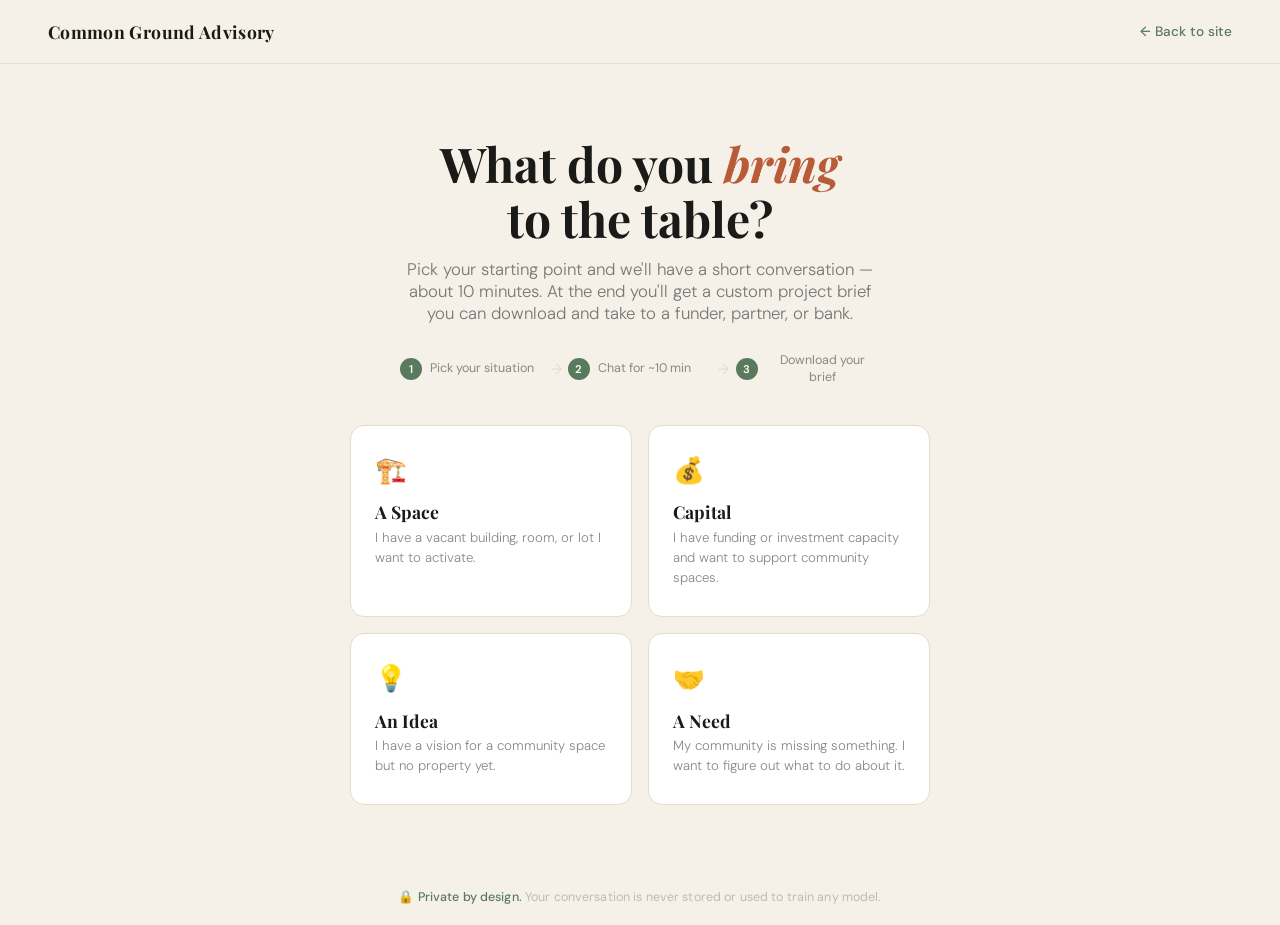
<file: chat.html>
<!DOCTYPE html>
<html lang="en">
<head>
<meta charset="UTF-8">
<meta name="viewport" content="width=device-width, initial-scale=1.0">
<title>Start Here — CommonGround Advisory</title>
<meta name="description" content="Tell us what you bring — a space, capital, an idea, or a community need — and get a custom brief you can take to a bank, investor, or grant writer."/>
<meta property="og:title" content="Start Here — CommonGround Advisory"/>
<meta property="og:description" content="Tell us what you bring and get a custom Project Activation Brief in minutes."/>
<meta property="og:image" content="https://commonground-mu.vercel.app/og-image.png"/>
<meta property="og:url" content="https://commonground-mu.vercel.app/chat.html"/>
<meta property="og:type" content="website"/>
<meta name="twitter:card" content="summary_large_image"/>
<link rel="icon" href="favicon.svg" type="image/svg+xml"/>
<link rel="preconnect" href="https://fonts.googleapis.com">
<link rel="preconnect" href="https://fonts.gstatic.com" crossorigin>
<link href="https://fonts.googleapis.com/css2?family=Playfair+Display:ital,wght@0,400;0,700;0,900;1,400&family=DM+Sans:wght@300;400;500&display=swap" rel="stylesheet">
<link rel="stylesheet" href="styles.css">
<style>
  /* Chat needs full-height flex layout on body */
  body { min-height: 100vh; display: flex; flex-direction: column; }

  /* NAV */

  .nav-back {
    font-size: 0.85rem;
    color: var(--sage);
    text-decoration: none;
    font-weight: 500;
  }

  /* PAGE */
  .page {
    padding-top: 72px;
    flex: 1;
    display: flex;
    flex-direction: column;
  }

  /* INTAKE */
  .intake {
    flex: 1;
    display: flex;
    flex-direction: column;
    align-items: center;
    justify-content: center;
    padding: 4rem 2rem;
    text-align: center;
  }

  .intake h1 {
    font-family: 'Playfair Display', serif;
    font-size: clamp(2rem, 5vw, 3rem);
    font-weight: 700;
    line-height: 1.15;
    margin-bottom: 0.75rem;
  }

  .intake h1 em {
    font-style: italic;
    color: var(--rust);
  }

  .intake-sub {
    color: #777;
    font-size: 1.05rem;
    font-weight: 300;
    margin-bottom: 1.75rem;
    max-width: 480px;
  }

  .how-it-works {
    display: flex;
    align-items: center;
    gap: 0;
    margin-bottom: 2.5rem;
    max-width: 480px;
    width: 100%;
  }

  .hiw-step {
    display: flex;
    align-items: center;
    gap: 0.5rem;
    flex: 1;
  }

  .hiw-num {
    width: 22px;
    height: 22px;
    border-radius: 50%;
    background: var(--sage);
    color: white;
    font-size: 0.7rem;
    font-weight: 600;
    display: flex;
    align-items: center;
    justify-content: center;
    flex-shrink: 0;
  }

  .hiw-label {
    font-size: 0.78rem;
    color: #888;
    line-height: 1.3;
  }

  .hiw-arrow {
    color: var(--warm);
    font-size: 0.9rem;
    padding: 0 0.4rem;
    flex-shrink: 0;
  }

  .intake-cards {
    display: grid;
    grid-template-columns: repeat(2, 1fr);
    gap: 1rem;
    max-width: 580px;
    width: 100%;
  }

  .intake-card {
    background: white;
    border: 1.5px solid var(--warm);
    border-radius: 14px;
    padding: 1.75rem 1.5rem;
    cursor: pointer;
    text-align: left;
    transition: border-color 0.2s, transform 0.15s, box-shadow 0.2s;
    user-select: none;
  }

  .intake-card:hover {
    border-color: var(--sage);
    transform: translateY(-2px);
    box-shadow: 0 6px 20px rgba(26,26,24,0.07);
  }

  .intake-card:active { transform: translateY(0); }

  .card-icon {
    font-size: 1.6rem;
    margin-bottom: 0.85rem;
    display: block;
  }

  .card-title {
    font-family: 'Playfair Display', serif;
    font-size: 1.1rem;
    font-weight: 700;
    margin-bottom: 0.3rem;
    color: var(--ink);
  }

  .card-desc {
    font-size: 0.83rem;
    color: #888;
    line-height: 1.5;
    font-weight: 300;
  }

  /* CHAT */
  .chat-wrap {
    display: none;
    flex: 1;
    flex-direction: column;
    max-width: 720px;
    width: 100%;
    margin: 0 auto;
    padding: 1.5rem 1.5rem 2rem;
  }

  .chat-wrap.active { display: flex; }

  .mode-pill {
    display: inline-flex;
    align-items: center;
    gap: 0.4rem;
    background: var(--light-sage);
    border: 1px solid rgba(90,122,94,0.25);
    color: var(--sage);
    font-size: 0.8rem;
    font-weight: 500;
    padding: 0.3rem 0.8rem;
    border-radius: 20px;
    margin-bottom: 1.25rem;
    width: fit-content;
    cursor: pointer;
    transition: background 0.15s;
  }

  .mode-pill:hover { background: #d8ebd9; }

  .messages {
    flex: 1;
    overflow-y: auto;
    display: flex;
    flex-direction: column;
    gap: 1.1rem;
    min-height: 320px;
    max-height: 52vh;
    padding: 0.25rem 0;
    scroll-behavior: smooth;
  }

  .msg {
    display: flex;
    gap: 0.65rem;
    align-items: flex-start;
  }

  .msg.user { flex-direction: row-reverse; }

  .avatar {
    width: 30px;
    height: 30px;
    border-radius: 50%;
    flex-shrink: 0;
    display: flex;
    align-items: center;
    justify-content: center;
    font-size: 0.7rem;
    font-weight: 600;
    letter-spacing: 0.03em;
    margin-top: 2px;
  }

  .msg.bot .avatar { background: var(--sage); color: white; }
  .msg.user .avatar { background: var(--warm); color: var(--ink); }

  .bubble {
    max-width: 78%;
    padding: 0.85rem 1.1rem;
    border-radius: 14px;
    font-size: 0.94rem;
    line-height: 1.68;
  }

  .msg.bot .bubble {
    background: white;
    border: 1px solid var(--warm);
    border-top-left-radius: 3px;
  }

  .msg.user .bubble {
    background: var(--sage);
    color: white;
    border-top-right-radius: 3px;
  }

  .typing {
    display: flex;
    gap: 4px;
    padding: 0.85rem 1.1rem;
    background: white;
    border: 1px solid var(--warm);
    border-radius: 14px;
    border-top-left-radius: 3px;
    width: fit-content;
  }

  .dot {
    width: 6px; height: 6px;
    background: var(--sage);
    border-radius: 50%;
    animation: bounce 1.3s infinite;
  }

  .dot:nth-child(2) { animation-delay: 0.2s; }
  .dot:nth-child(3) { animation-delay: 0.4s; }

  @keyframes bounce {
    0%, 60%, 100% { transform: translateY(0); opacity: 0.35; }
    30% { transform: translateY(-7px); opacity: 1; }
  }

  /* INPUT */
  .input-row {
    display: flex;
    gap: 0.65rem;
    align-items: flex-end;
    margin-top: 1.25rem;
  }

  .chat-input {
    flex: 1;
    background: white;
    border: 1.5px solid var(--warm);
    border-radius: 12px;
    padding: 0.8rem 1rem;
    font-family: 'DM Sans', sans-serif;
    font-size: 0.94rem;
    color: var(--ink);
    resize: none;
    min-height: 48px;
    max-height: 120px;
    outline: none;
    transition: border-color 0.2s;
    line-height: 1.5;
  }

  .chat-input:focus { border-color: var(--sage); }
  .chat-input::placeholder { color: #bbb; }

  .send-btn {
    background: var(--sage);
    color: white;
    border: none;
    border-radius: 10px;
    width: 44px;
    height: 44px;
    flex-shrink: 0;
    cursor: pointer;
    display: flex;
    align-items: center;
    justify-content: center;
    transition: background 0.15s;
  }

  .send-btn:hover:not(:disabled) { background: #4a6a4e; }
  .send-btn:disabled { background: #ccc; cursor: not-allowed; }

  /* GENERATE BUTTON */
  .gen-btn {
    margin-top: 1.25rem;
    width: 100%;
    background: var(--rust);
    color: white;
    border: none;
    border-radius: 10px;
    padding: 0.95rem 1rem;
    font-family: 'DM Sans', sans-serif;
    font-size: 0.97rem;
    font-weight: 500;
    cursor: pointer;
    transition: background 0.15s, opacity 0.15s;
    display: none;
    letter-spacing: 0.01em;
  }

  .gen-btn.show { display: block; }
  .gen-btn:hover:not(:disabled) { background: #a04e30; }
  .gen-btn:disabled { opacity: 0.6; cursor: not-allowed; }

  /* PRIVACY */
  .privacy {
    text-align: center;
    padding: 1.25rem 1rem;
    font-size: 0.78rem;
    color: #bbb;
    letter-spacing: 0.01em;
  }

  .privacy strong { color: var(--sage); font-weight: 500; }

  /* BRIEF OVERLAY */
  .overlay {
    display: none;
    position: fixed;
    inset: 0;
    background: rgba(26,26,24,0.55);
    z-index: 200;
    align-items: center;
    justify-content: center;
    padding: 1.5rem;
    backdrop-filter: blur(2px);
  }

  .overlay.open { display: flex; }

  .brief-modal {
    background: var(--cream);
    border-radius: 16px;
    max-width: 660px;
    width: 100%;
    max-height: 88vh;
    overflow-y: auto;
    padding: 2.5rem;
    position: relative;
  }

  .modal-close {
    position: absolute;
    top: 1.1rem; right: 1.25rem;
    background: none;
    border: none;
    font-size: 1.6rem;
    cursor: pointer;
    color: #bbb;
    line-height: 1;
    transition: color 0.15s;
  }

  .modal-close:hover { color: var(--ink); }

  .brief-eyebrow {
    font-size: 0.72rem;
    font-weight: 500;
    letter-spacing: 0.12em;
    text-transform: uppercase;
    color: var(--sage);
    margin-bottom: 0.5rem;
  }

  .brief-title {
    font-family: 'Playfair Display', serif;
    font-size: 1.7rem;
    font-weight: 700;
    margin-bottom: 0.25rem;
    line-height: 1.2;
  }

  .brief-meta {
    color: #999;
    font-size: 0.88rem;
    margin-bottom: 0;
    padding-bottom: 1.5rem;
    border-bottom: 2px solid var(--warm);
    margin-bottom: 1.75rem;
  }

  .brief-section { margin-bottom: 1.6rem; }

  .brief-section h3 {
    font-size: 0.68rem;
    font-weight: 600;
    letter-spacing: 0.12em;
    text-transform: uppercase;
    color: var(--rust);
    padding-bottom: 0.4rem;
    border-bottom: 1px solid var(--warm);
    margin-bottom: 0.6rem;
  }

  .brief-section p {
    font-size: 0.92rem;
    line-height: 1.78;
    color: var(--ink);
  }

  .brief-footer-bar {
    margin-top: 2rem;
    padding-top: 1.1rem;
    border-top: 1px solid var(--warm);
    font-size: 0.78rem;
    color: #bbb;
    display: flex;
    justify-content: space-between;
  }

  .brief-actions {
    display: flex;
    gap: 0.75rem;
    margin-top: 2rem;
  }

  .btn-dl {
    flex: 1;
    background: var(--sage);
    color: white;
    border: none;
    border-radius: 9px;
    padding: 0.9rem 1rem;
    font-family: 'DM Sans', sans-serif;
    font-size: 0.94rem;
    font-weight: 500;
    cursor: pointer;
    transition: background 0.15s;
    text-align: center;
  }

  .btn-dl:hover { background: #4a6a4e; }

  .btn-email {
    flex: 1;
    background: white;
    color: var(--ink);
    border: 1.5px solid var(--warm);
    border-radius: 9px;
    padding: 0.9rem 1rem;
    font-family: 'DM Sans', sans-serif;
    font-size: 0.94rem;
    cursor: pointer;
    transition: border-color 0.15s;
    text-align: center;
    text-decoration: none;
    display: block;
    line-height: 1.4;
  }

  .btn-email:hover { border-color: var(--sage); }

  /* LEAD CAPTURE */
  .lead-capture {
    margin-top: 1.75rem;
    padding: 1.25rem 1.5rem;
    background: var(--cream);
    border-radius: 10px;
    border: 1.5px solid var(--warm);
  }

  .lc-headline {
    font-size: 0.95rem;
    font-weight: 500;
    color: var(--ink);
    margin-bottom: 0.85rem;
  }

  .lc-form {
    display: flex;
    gap: 0.5rem;
    flex-wrap: wrap;
  }

  .lc-form input[type="text"],
  .lc-form input[type="email"] {
    flex: 1;
    min-width: 130px;
    padding: 0.6rem 0.85rem;
    border: 1.5px solid var(--warm);
    border-radius: 7px;
    font-family: 'DM Sans', sans-serif;
    font-size: 0.9rem;
    background: white;
    color: var(--ink);
    outline: none;
    transition: border-color 0.15s;
  }

  .lc-form input:focus { border-color: var(--sage); }

  .lc-form button[type="submit"] {
    background: var(--rust);
    color: white;
    border: none;
    border-radius: 7px;
    padding: 0.6rem 1.1rem;
    font-family: 'DM Sans', sans-serif;
    font-size: 0.9rem;
    font-weight: 500;
    cursor: pointer;
    white-space: nowrap;
    transition: background 0.15s;
  }

  .lc-form button[type="submit"]:hover { background: #a04e2e; }
  .lc-form button[type="submit"]:disabled { opacity: 0.6; cursor: default; }

  .lc-fine {
    margin-top: 0.55rem;
    font-size: 0.78rem;
    color: #999;
  }

  .lc-success {
    font-size: 0.95rem;
    color: var(--sage);
    font-weight: 500;
  }

  /* MOBILE */
  @media (max-width: 600px) {
    nav { padding: 1rem 1.25rem; }
    .intake { padding: 2.5rem 1.25rem; }
    .intake-cards { grid-template-columns: 1fr 1fr; gap: 0.65rem; }
    .intake-card { padding: 1.25rem 1rem; }
    .card-icon { font-size: 1.35rem; }
    .card-title { font-size: 1rem; }
    .chat-wrap { padding: 1rem 1rem 1.5rem; }
    .bubble { max-width: 88%; font-size: 0.9rem; }
    .brief-modal { padding: 1.75rem 1.25rem; border-radius: 12px; }
    .brief-actions { flex-direction: column; }
  }

  /* PRINT */
  @media print {
    body > *:not(#__cg-print__) { display: none !important; }
    #__cg-print__ { display: block !important; }
  }
  #__cg-print__ { display: none; }
</style>
<script async src="https://www.googletagmanager.com/gtag/js?id=G-XXXXXXXXXX"></script>
<script>
  window.dataLayer = window.dataLayer || [];
  function gtag(){dataLayer.push(arguments);}
  gtag('js', new Date());
  gtag('config', 'G-XXXXXXXXXX');
</script>
</head>
<body>

<nav>
  <a href="/" class="nav-logo">Common Ground Advisory</a>
  <a href="/" class="nav-back">← Back to site</a>
</nav>

<div class="page">

  <!-- INTAKE -->
  <div class="intake" id="intake">
    <h1>What do you <em>bring</em><br>to the table?</h1>
    <p class="intake-sub">Pick your starting point and we'll have a short conversation — about 10 minutes. At the end you'll get a custom project brief you can download and take to a funder, partner, or bank.</p>
    <div class="how-it-works">
      <div class="hiw-step">
        <div class="hiw-num">1</div>
        <div class="hiw-label">Pick your situation</div>
      </div>
      <div class="hiw-arrow">→</div>
      <div class="hiw-step">
        <div class="hiw-num">2</div>
        <div class="hiw-label">Chat for ~10 min</div>
      </div>
      <div class="hiw-arrow">→</div>
      <div class="hiw-step">
        <div class="hiw-num">3</div>
        <div class="hiw-label">Download your brief</div>
      </div>
    </div>
    <div class="intake-cards">
      <div class="intake-card" role="button" tabindex="0" onclick="selectMode('space')" onkeydown="if(event.key==='Enter'||event.key===' '){event.preventDefault();selectMode('space')}">
        <span class="card-icon" aria-hidden="true">🏗️</span>
        <div class="card-title">A Space</div>
        <div class="card-desc">I have a vacant building, room, or lot I want to activate.</div>
      </div>
      <div class="intake-card" role="button" tabindex="0" onclick="selectMode('money')" onkeydown="if(event.key==='Enter'||event.key===' '){event.preventDefault();selectMode('money')}">
        <span class="card-icon" aria-hidden="true">💰</span>
        <div class="card-title">Capital</div>
        <div class="card-desc">I have funding or investment capacity and want to support community spaces.</div>
      </div>
      <div class="intake-card" role="button" tabindex="0" onclick="selectMode('idea')" onkeydown="if(event.key==='Enter'||event.key===' '){event.preventDefault();selectMode('idea')}">
        <span class="card-icon" aria-hidden="true">💡</span>
        <div class="card-title">An Idea</div>
        <div class="card-desc">I have a vision for a community space but no property yet.</div>
      </div>
      <div class="intake-card" role="button" tabindex="0" onclick="selectMode('need')" onkeydown="if(event.key==='Enter'||event.key===' '){event.preventDefault();selectMode('need')}">
        <span class="card-icon" aria-hidden="true">🤝</span>
        <div class="card-title">A Need</div>
        <div class="card-desc">My community is missing something. I want to figure out what to do about it.</div>
      </div>
    </div>
  </div>

  <!-- CHAT -->
  <div class="chat-wrap" id="chat-wrap">
    <div class="mode-pill" id="mode-pill" role="button" tabindex="0" onclick="resetMode()" onkeydown="if(event.key==='Enter'||event.key===' '){event.preventDefault();resetMode()}">
      <span id="mode-label"></span>
      <span style="opacity:0.5">· change</span>
    </div>
    <div class="messages" id="messages"></div>
    <div class="input-row">
      <textarea class="chat-input" id="chat-input" placeholder="Type your message…" rows="1"></textarea>
      <button class="send-btn" id="send-btn" onclick="sendMessage()" aria-label="Send">
        <svg width="17" height="17" viewBox="0 0 24 24" fill="none" stroke="currentColor" stroke-width="2.2" stroke-linecap="round" stroke-linejoin="round">
          <line x1="22" y1="2" x2="11" y2="13"></line>
          <polygon points="22 2 15 22 11 13 2 9 22 2"></polygon>
        </svg>
      </button>
    </div>
    <button class="gen-btn" id="gen-btn" onclick="generateBrief()">Generate My Brief →</button>
  </div>

  <div class="privacy">
    <strong>🔒 Private by design.</strong> Your conversation is never stored or used to train any model.
  </div>

</div>

<!-- BRIEF OVERLAY -->
<div class="overlay" id="overlay" onclick="overlayClick(event)">
  <div class="brief-modal" id="brief-modal">
    <button class="modal-close" onclick="closeOverlay()" aria-label="Close brief">×</button>
    <div id="brief-content"></div>
    <div class="lead-capture" id="lead-capture">
      <p class="lc-headline">Want us to follow up on this brief?</p>
      <form class="lc-form" id="lc-form" onsubmit="submitLeadCapture(event)">
        <input type="text" name="name" placeholder="First name" autocomplete="given-name" />
        <input type="email" name="email" placeholder="Email address" required autocomplete="email" />
        <input type="hidden" name="_source" value="chat_brief" />
        <input type="hidden" name="_subject" value="Brief follow-up request" />
        <input type="hidden" name="brief_title" id="lc-brief-title" value="" />
        <input class="hp" type="text" name="_gotcha" tabindex="-1" autocomplete="off" aria-hidden="true" />
        <button type="submit" id="lc-submit">Request a follow-up →</button>
      </form>
      <p class="lc-fine">We'll be in touch within 48 hours. No spam, ever.</p>
    </div>
    <div class="brief-actions">
      <button class="btn-dl" onclick="downloadBrief()">⬇ Download PDF</button>
      <a class="btn-email" id="email-cta" href="mailto:commonground-adv@gmail.com">✉ Email CommonGround</a>
    </div>
  </div>
</div>

<!-- PRINT TARGET -->
<div id="__cg-print__"></div>

<script>
const MODES = {
  space: { label: '🏗️ Space Owner', artifact: 'Project Activation Brief', opening: "Welcome. You have a space — that's further along than most people think.\n\nTell me about it. What's the rough size, where is it, and what's its current condition?" },
  money: { label: '💰 Capital to Deploy', artifact: 'Investment Opportunity Brief', opening: "Good — capital is the piece most community projects are missing. Let's figure out where it would do the most good.\n\nWhat's driving your interest in community spaces? Are you a foundation, an individual investor, a business looking to invest locally, or something else?" },
  idea: { label: '💡 Dream Builder', artifact: 'Vision & Feasibility Brief', opening: "An idea without a space is closer to reality than most people think. Let's build it out.\n\nDescribe the vision — what do you see when you picture this space existing? Who's there, what are they doing?" },
  need: { label: '🤝 Community Need', artifact: 'Community Impact Statement', opening: "Recognizing a gap is the first step — and often the hardest.\n\nWhat's missing? Describe it in plain terms — what do people in your community need that doesn't exist right now?" }
};

let mode = null;
let messages = [];
let exchanges = 0;
let currentBrief = null;
let briefAttempts = 0;

function track(event, params) {
  if (typeof window.gtag === 'function') window.gtag('event', event, params || {});
}

function selectMode(m) {
  mode = m;
  const cfg = MODES[m];
  document.getElementById('intake').style.display = 'none';
  document.getElementById('chat-wrap').classList.add('active');
  document.getElementById('mode-label').textContent = cfg.label;
  messages = [];
  exchanges = 0;
  currentBrief = null;
  briefAttempts = 0;
  document.getElementById('messages').innerHTML = '';
  document.getElementById('gen-btn').classList.remove('show');
  addMessage('bot', cfg.opening);
  messages.push({ role: 'assistant', content: cfg.opening });
  document.getElementById('chat-input').focus();
  track('chat_mode_selected', { mode: m });
}

function resetMode() {
  mode = null;
  messages = [];
  document.getElementById('chat-wrap').classList.remove('active');
  document.getElementById('intake').style.display = '';
}

function addMessage(role, text) {
  const wrap = document.getElementById('messages');
  const div = document.createElement('div');
  div.className = `msg ${role}`;

  const av = document.createElement('div');
  av.className = 'avatar';
  av.textContent = role === 'bot' ? 'CG' : 'You';

  const bub = document.createElement('div');
  bub.className = 'bubble';
  bub.innerHTML = text.replace(/\n/g, '<br>');

  div.appendChild(av);
  div.appendChild(bub);
  wrap.appendChild(div);
  wrap.scrollTop = wrap.scrollHeight;
  return bub;
}

function showTyping() {
  const wrap = document.getElementById('messages');
  const div = document.createElement('div');
  div.className = 'msg bot';
  div.id = 'typing';

  const av = document.createElement('div');
  av.className = 'avatar';
  av.textContent = 'CG';

  const ind = document.createElement('div');
  ind.className = 'typing';
  ind.innerHTML = '<div class="dot"></div><div class="dot"></div><div class="dot"></div>';

  div.appendChild(av);
  div.appendChild(ind);
  wrap.appendChild(div);
  wrap.scrollTop = wrap.scrollHeight;
}

function hideTyping() {
  const el = document.getElementById('typing');
  if (el) el.remove();
}

async function sendMessage() {
  const input = document.getElementById('chat-input');
  const text = input.value.trim();
  if (!text || !mode) return;

  input.value = '';
  input.style.height = 'auto';
  document.getElementById('send-btn').disabled = true;

  addMessage('user', text);
  messages.push({ role: 'user', content: text });
  exchanges++;
  track('chat_message_sent', { mode });

  showTyping();

  try {
    const res = await fetch('/api/chat', {
      method: 'POST',
      headers: { 'Content-Type': 'application/json' },
      body: JSON.stringify({ mode, messages })
    });

    hideTyping();
    if (res.status === 429) {
      addMessage('bot', 'You\'ve sent a lot of messages in a short time — please wait a few minutes and try again.');
      document.getElementById('send-btn').disabled = false;
      return;
    }
    if (!res.ok) throw new Error('API error');

    const bub = addMessage('bot', '');
    const reader = res.body.getReader();
    const decoder = new TextDecoder();
    let full = '';

    while (true) {
      const { done, value } = await reader.read();
      if (done) break;
      const chunk = decoder.decode(value, { stream: true });
      for (const line of chunk.split('\n')) {
        if (!line.startsWith('data: ')) continue;
        const raw = line.slice(6).trim();
        if (raw === '[DONE]') break;
        try {
          const delta = JSON.parse(raw).choices?.[0]?.delta?.content || '';
          full += delta;
          bub.innerHTML = full.replace('[READY_TO_GENERATE]', '').trim().replace(/\n/g, '<br>');
          document.getElementById('messages').scrollTop = document.getElementById('messages').scrollHeight;
        } catch {}
      }
    }

    if (full.includes('[READY_TO_GENERATE]')) {
      document.getElementById('gen-btn').classList.add('show');
    }

    messages.push({ role: 'assistant', content: full.replace('[READY_TO_GENERATE]', '').trim() });

  } catch {
    hideTyping();
    addMessage('bot', 'Something went wrong — please try sending that again.');
  }

  document.getElementById('send-btn').disabled = false;
}

async function generateBrief() {
  const btn = document.getElementById('gen-btn');
  btn.disabled = true;
  btn.textContent = 'Generating your brief…';
  briefAttempts++;
  showTyping();

  try {
    const res = await fetch('/api/chat', {
      method: 'POST',
      headers: { 'Content-Type': 'application/json' },
      body: JSON.stringify({
        mode,
        messages: [...messages, { role: 'user', content: 'GENERATE_BRIEF' }],
        stream: false
      })
    });

    hideTyping();

    if (res.status === 429) {
      addMessage('bot', 'You\'ve hit the request limit — please wait a few minutes and try again.');
      btn.disabled = false;
      btn.textContent = 'Generate My Brief →';
      return;
    }

    if (res.status === 504) {
      throw new Error('timeout');
    }

    if (!res.ok) throw new Error('api');

    const data = await res.json();
    const raw = data.choices?.[0]?.message?.content || '';

    let brief;
    try { brief = JSON.parse(raw); }
    catch {
      const m = raw.match(/\{[\s\S]*\}/);
      if (m) brief = JSON.parse(m[0]);
      else throw new Error('parse');
    }

    briefAttempts = 0;
    currentBrief = brief;
    renderBrief(brief);
    document.getElementById('overlay').classList.add('open');
    track('brief_generated', { mode });

  } catch (err) {
    hideTyping();
    track('brief_generation_failed', { mode, attempt: briefAttempts, reason: err.message || 'unknown' });

    if (briefAttempts >= 2) {
      addMessage('bot', 'We\'re having persistent trouble on our end. Please email us at commonground-adv@gmail.com and we\'ll help you directly — your conversation notes are still here.');
      btn.classList.remove('show');
    } else {
      const msg = err.message === 'timeout'
        ? 'That took too long — please try generating once more.'
        : 'I had a bit of trouble formatting the brief — please try once more.';
      addMessage('bot', msg);
      btn.disabled = false;
      btn.textContent = 'Generate My Brief →';
    }
    return;
  }

  btn.disabled = false;
  btn.textContent = 'Generate My Brief →';
}

function renderBrief(brief) {
  const date = new Date().toLocaleDateString('en-US', { year: 'numeric', month: 'long', day: 'numeric' });
  let html = `
    <div class="brief-eyebrow">CommonGround Advisory</div>
    <div class="brief-title">${brief.title}</div>
    <div class="brief-meta">${brief.organization} · ${date}</div>
  `;
  for (const s of brief.sections) {
    html += `<div class="brief-section"><h3>${s.heading}</h3><p>${s.content.replace(/\n/g, '<br>')}</p></div>`;
  }
  html += `<div class="brief-footer-bar"><span>CommonGround Advisory · commonground-adv@gmail.com</span><span>Confidential</span></div>`;
  document.getElementById('brief-content').innerHTML = html;

  const subject = encodeURIComponent(`${brief.title}: ${brief.project_name}`);
  const body = encodeURIComponent(`Hi,\n\nI just used the CommonGround Advisory tool and generated a ${brief.title} for "${brief.project_name}." I'd love to connect.\n\n`);
  document.getElementById('email-cta').href = `mailto:commonground-adv@gmail.com?subject=${subject}&body=${body}`;

  const titleField = document.getElementById('lc-brief-title');
  if (titleField) titleField.value = `${brief.title}: ${brief.project_name}`;

  if (sessionStorage.getItem('cg-lead-submitted')) {
    document.getElementById('lead-capture').innerHTML =
      '<p class="lc-success">Got it — we\'ll be in touch within 48 hours.</p>';
  }
}

function closeOverlay() {
  document.getElementById('overlay').classList.remove('open');
}

function overlayClick(e) {
  if (e.target === document.getElementById('overlay')) closeOverlay();
}

function downloadBrief() {
  if (!currentBrief) return;
  track('brief_downloaded', { mode });
  const date = new Date().toLocaleDateString('en-US', { year: 'numeric', month: 'long', day: 'numeric' });
  const printEl = document.getElementById('__cg-print__');

  const style = document.createElement('style');
  style.id = '__cg-print-style__';
  style.textContent = `
    @media print {
      body > *:not(#__cg-print__) { display: none !important; }
      #__cg-print__ {
        display: block !important;
        font-family: Arial, Helvetica, sans-serif;
        color: #1a1a18;
        padding: 2.5rem;
        max-width: 680px;
        margin: 0 auto;
      }
      #__cg-print__ .p-eye { font-size: 0.7rem; letter-spacing: 0.12em; text-transform: uppercase; color: #5a7a5e; margin-bottom: 6px; }
      #__cg-print__ h1 { font-family: Georgia, serif; font-size: 2rem; margin-bottom: 4px; line-height: 1.2; }
      #__cg-print__ .p-meta { font-size: 0.85rem; color: #999; padding-bottom: 1.5rem; margin-bottom: 2rem; border-bottom: 2px solid #e8dcc8; }
      #__cg-print__ h2 { font-size: 0.67rem; font-weight: 600; letter-spacing: 0.12em; text-transform: uppercase; color: #b85c38; border-bottom: 1px solid #e8dcc8; padding-bottom: 5px; margin: 2rem 0 0.6rem; }
      #__cg-print__ p { font-size: 0.91rem; line-height: 1.75; margin: 0; }
      #__cg-print__ .p-foot { margin-top: 3rem; padding-top: 1rem; border-top: 1px solid #e8dcc8; font-size: 0.75rem; color: #bbb; display: flex; justify-content: space-between; }
    }
    #__cg-print__ { display: none; }
  `;

  document.getElementById('__cg-print-style__')?.remove();
  document.head.appendChild(style);

  let inner = `
    <div class="p-eye">CommonGround Advisory</div>
    <h1>${currentBrief.title}</h1>
    <div class="p-meta">${currentBrief.organization} · ${date}</div>
  `;
  for (const s of currentBrief.sections) {
    inner += `<h2>${s.heading}</h2><p>${s.content.replace(/\n/g, '<br>')}</p>`;
  }
  inner += `<div class="p-foot"><span>CommonGround Advisory · commonground-adv@gmail.com</span><span>Confidential</span></div>`;
  printEl.innerHTML = inner;

  window.addEventListener('afterprint', () => {
    printEl.innerHTML = '';
    style.remove();
  }, { once: true });

  window.print();
}

async function submitLeadCapture(e) {
  e.preventDefault();
  const form = document.getElementById('lc-form');

  // Honeypot: silently drop bot submissions
  if (form.elements['_gotcha']?.value) return;

  const btn = document.getElementById('lc-submit');
  btn.disabled = true;
  btn.textContent = 'Sending…';

  try {
    const data = new FormData(form);
    const res = await fetch('https://formspree.io/f/xykvaogr', {
      method: 'POST',
      body: data,
      headers: { 'Accept': 'application/json' }
    });
    if (!res.ok) throw new Error();
    document.getElementById('lead-capture').innerHTML =
      '<p class="lc-success">Got it — we\'ll be in touch within 48 hours.</p>';
    sessionStorage.setItem('cg-lead-submitted', '1');
    track('lead_capture_submitted', { mode });
  } catch {
    btn.disabled = false;
    btn.textContent = 'Request a follow-up →';
    btn.insertAdjacentText('afterend', ' — something went wrong, please try again.');
  }
}

// textarea auto-resize
document.getElementById('chat-input').addEventListener('input', function () {
  this.style.height = 'auto';
  this.style.height = Math.min(this.scrollHeight, 120) + 'px';
});

// enter to send (shift+enter for newline)
document.getElementById('chat-input').addEventListener('keydown', function (e) {
  if (e.key === 'Enter' && !e.shiftKey) {
    e.preventDefault();
    sendMessage();
  }
});
</script>

</body>
</html>
</file>
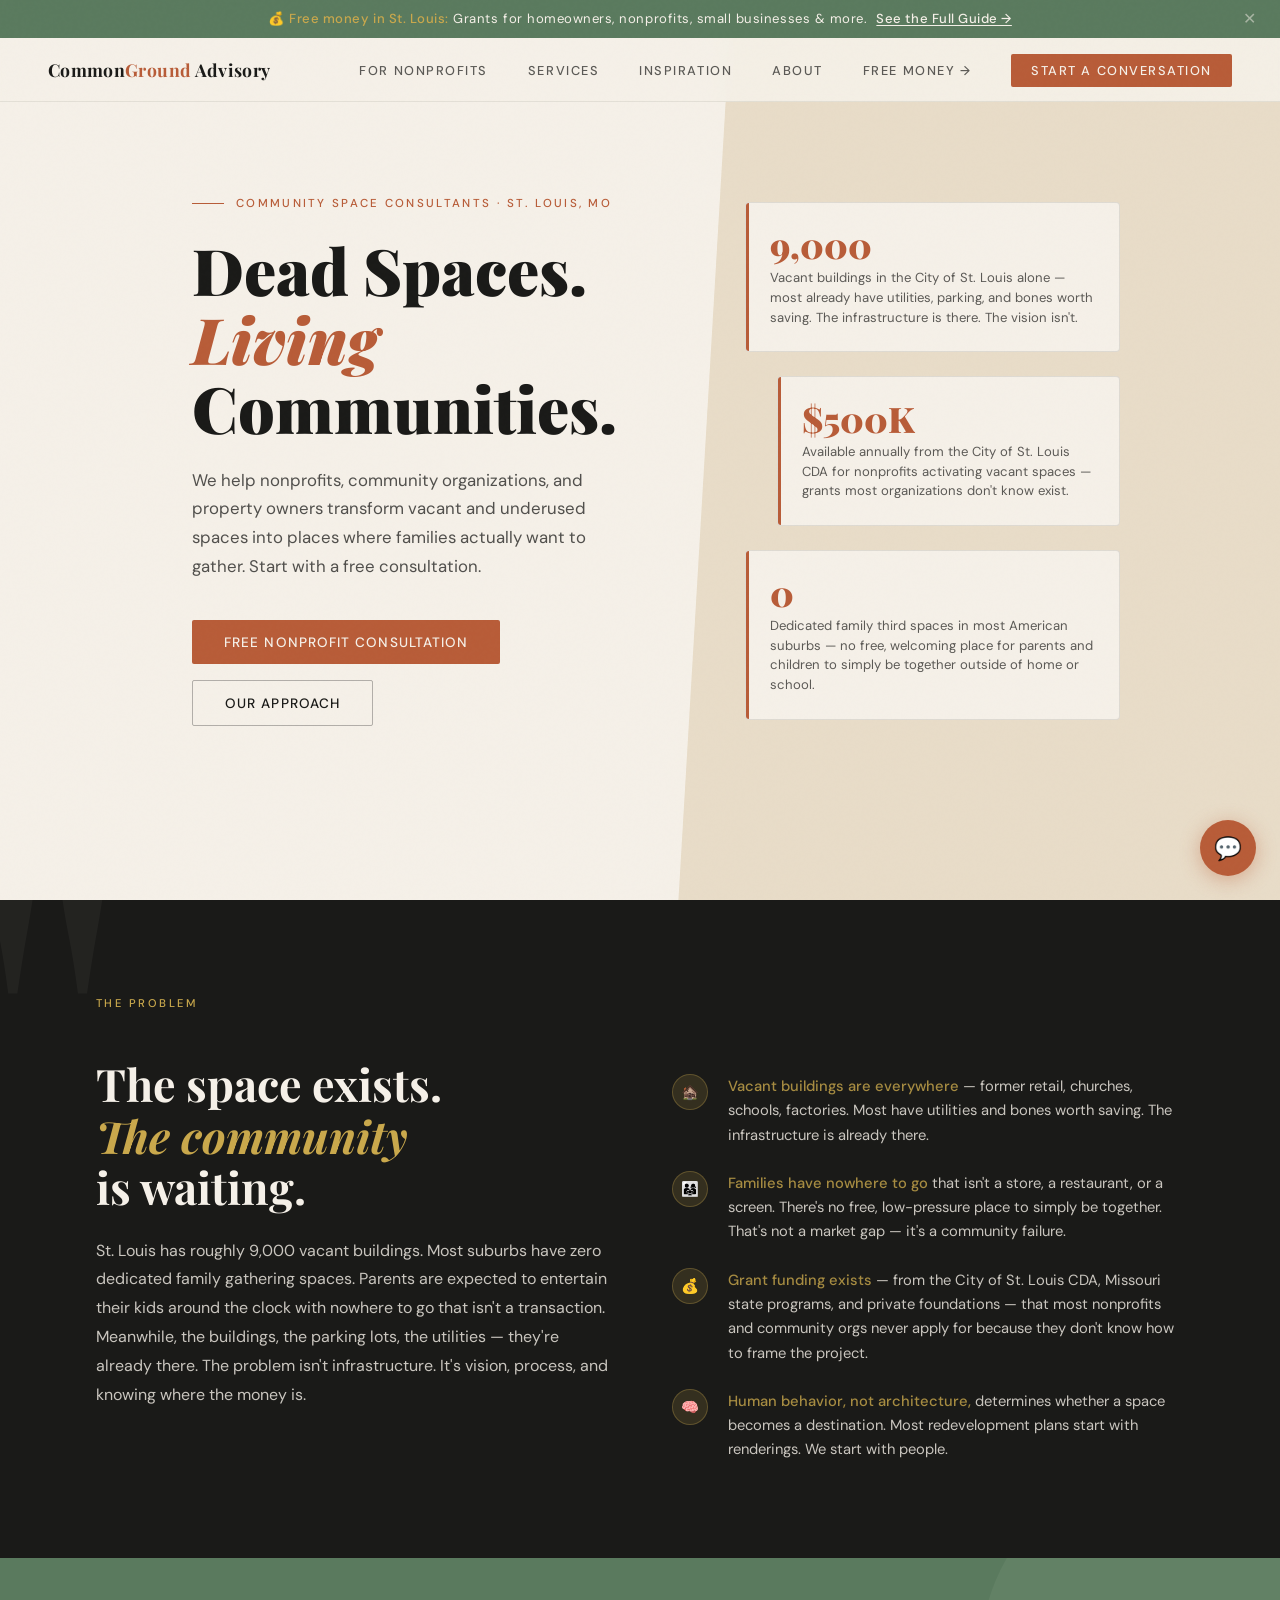
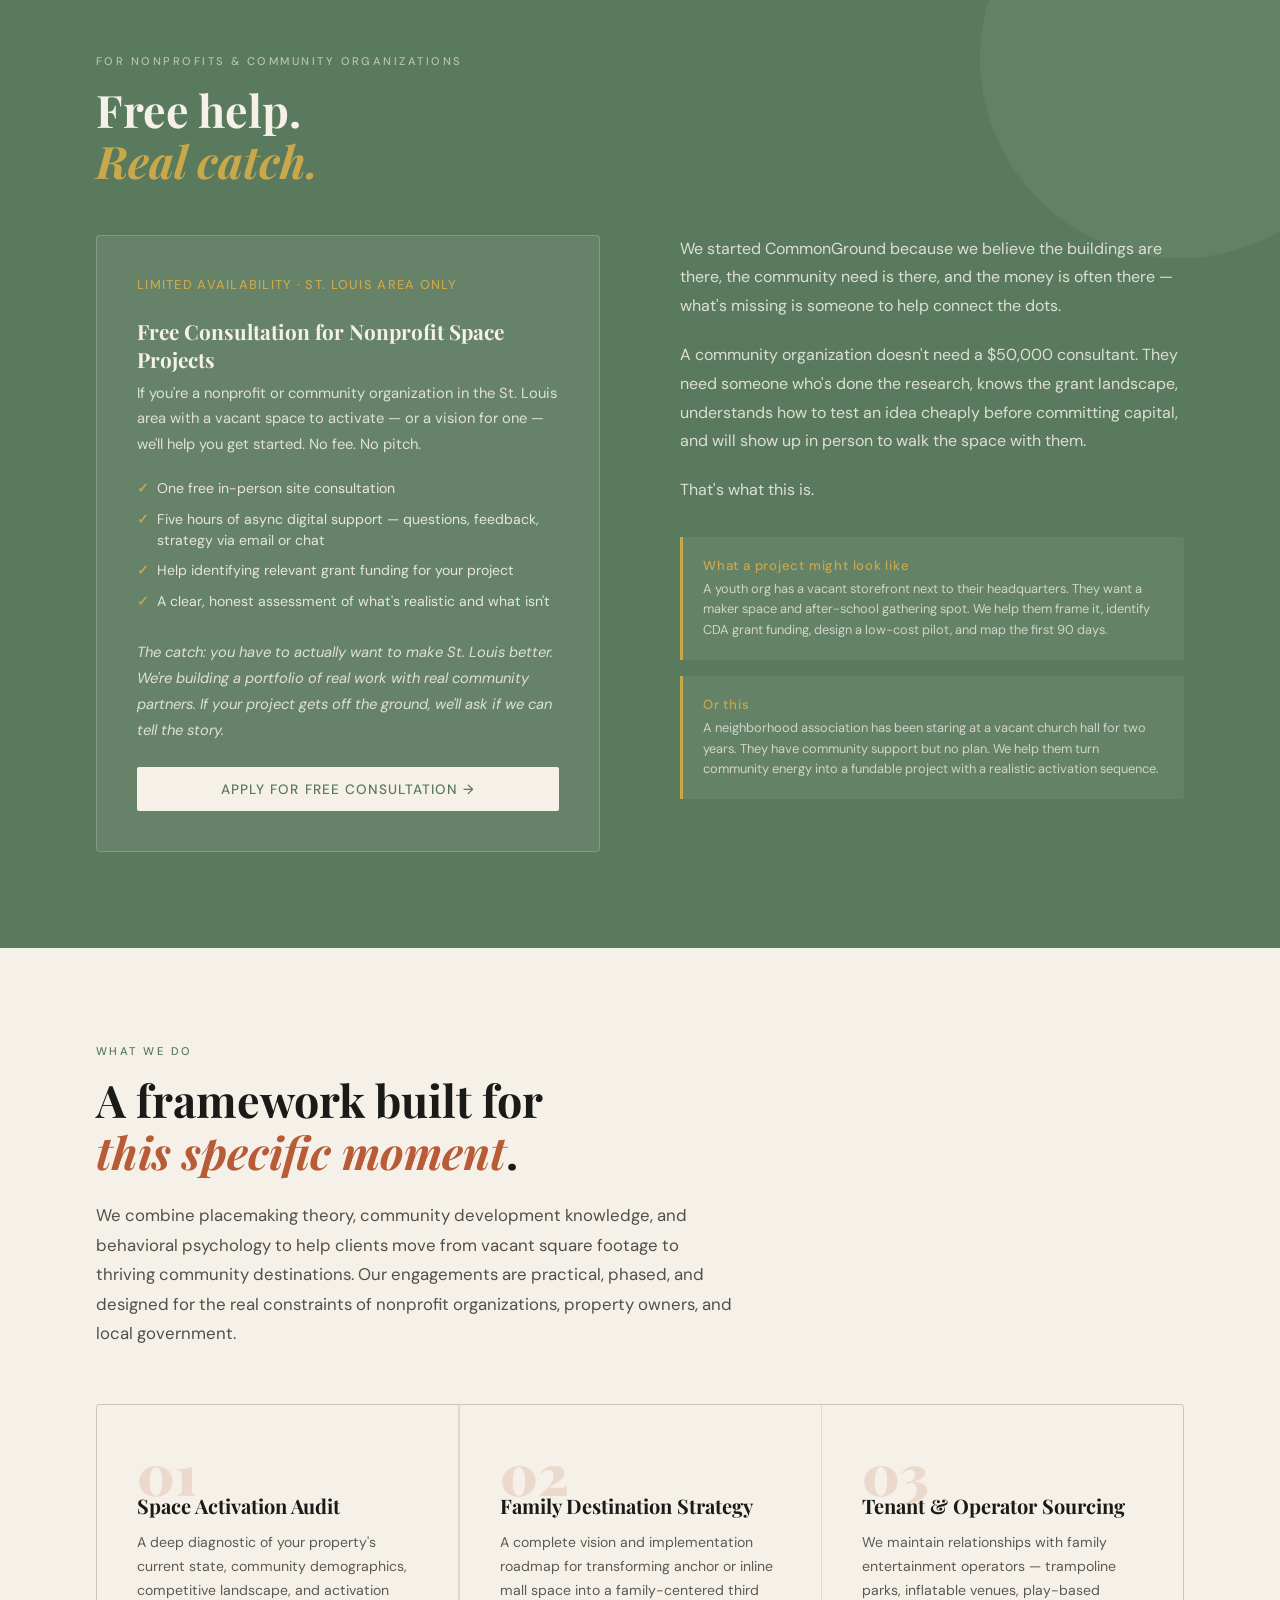
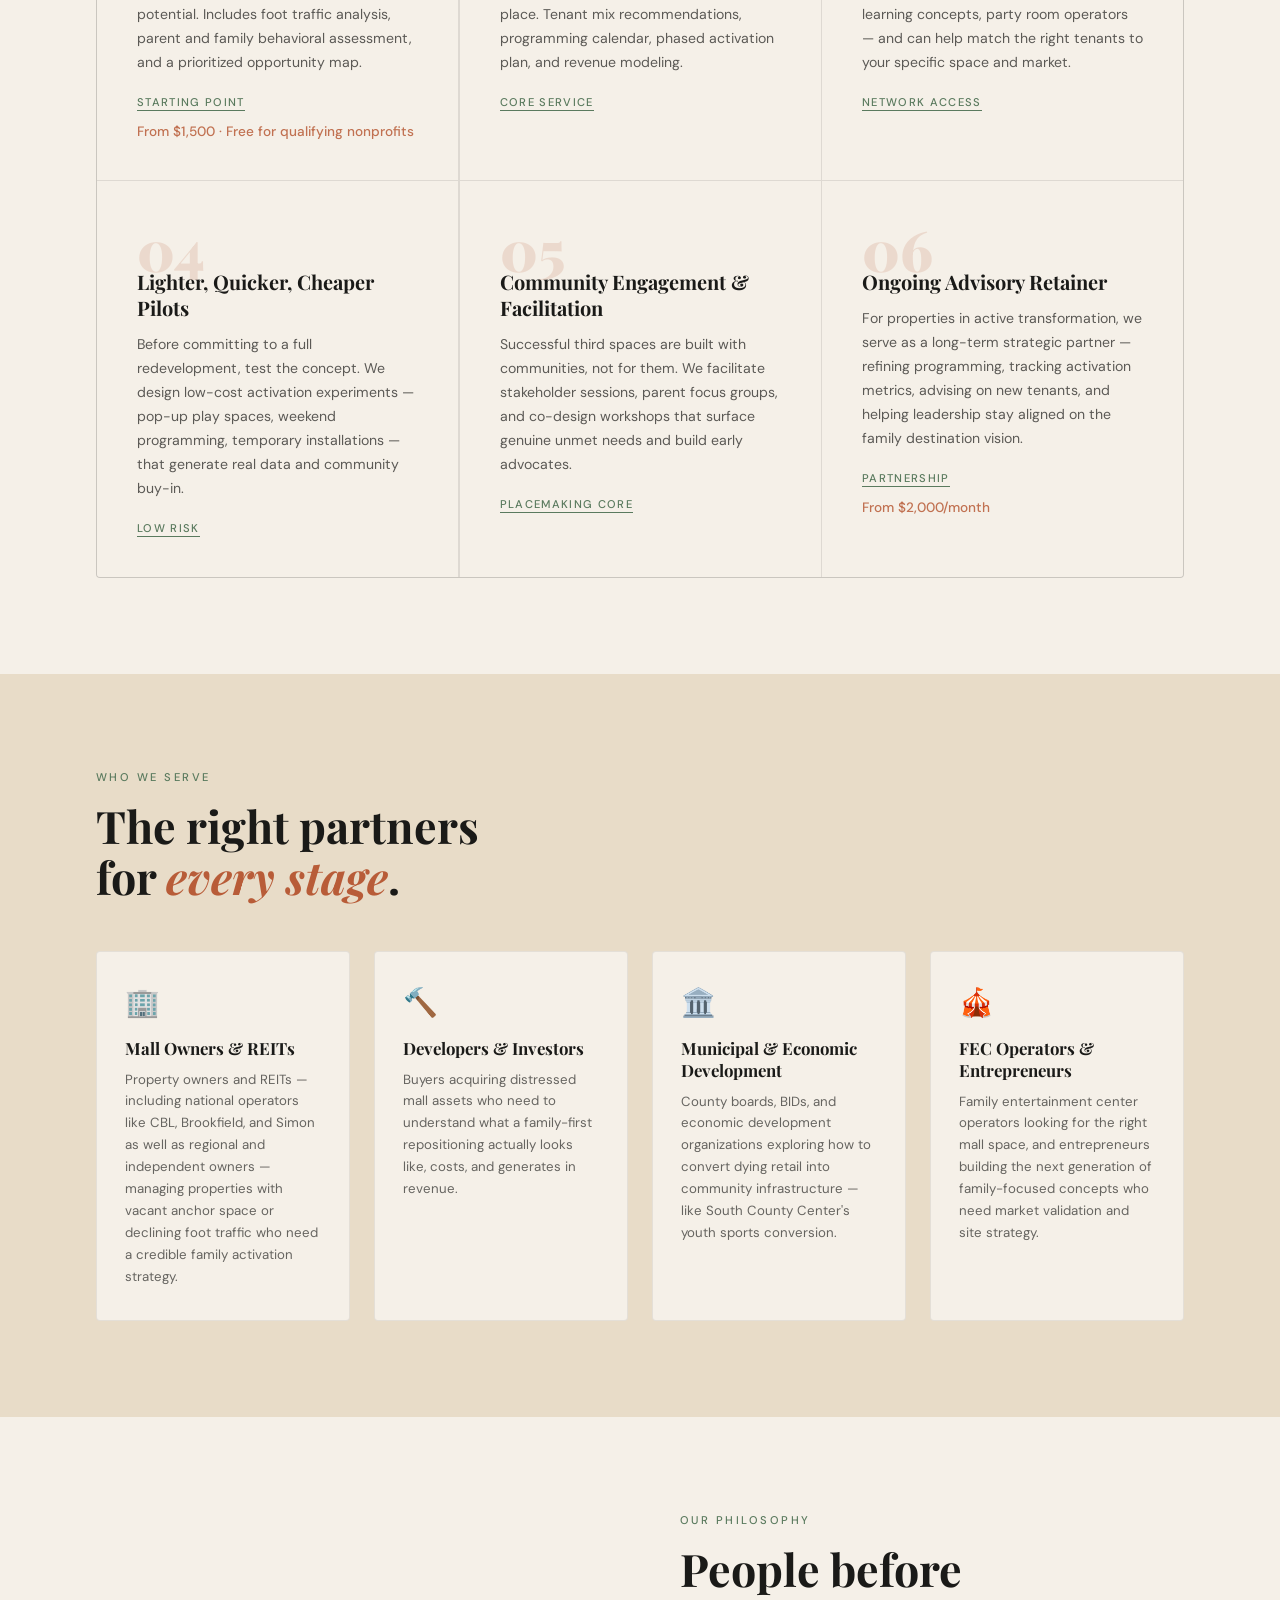
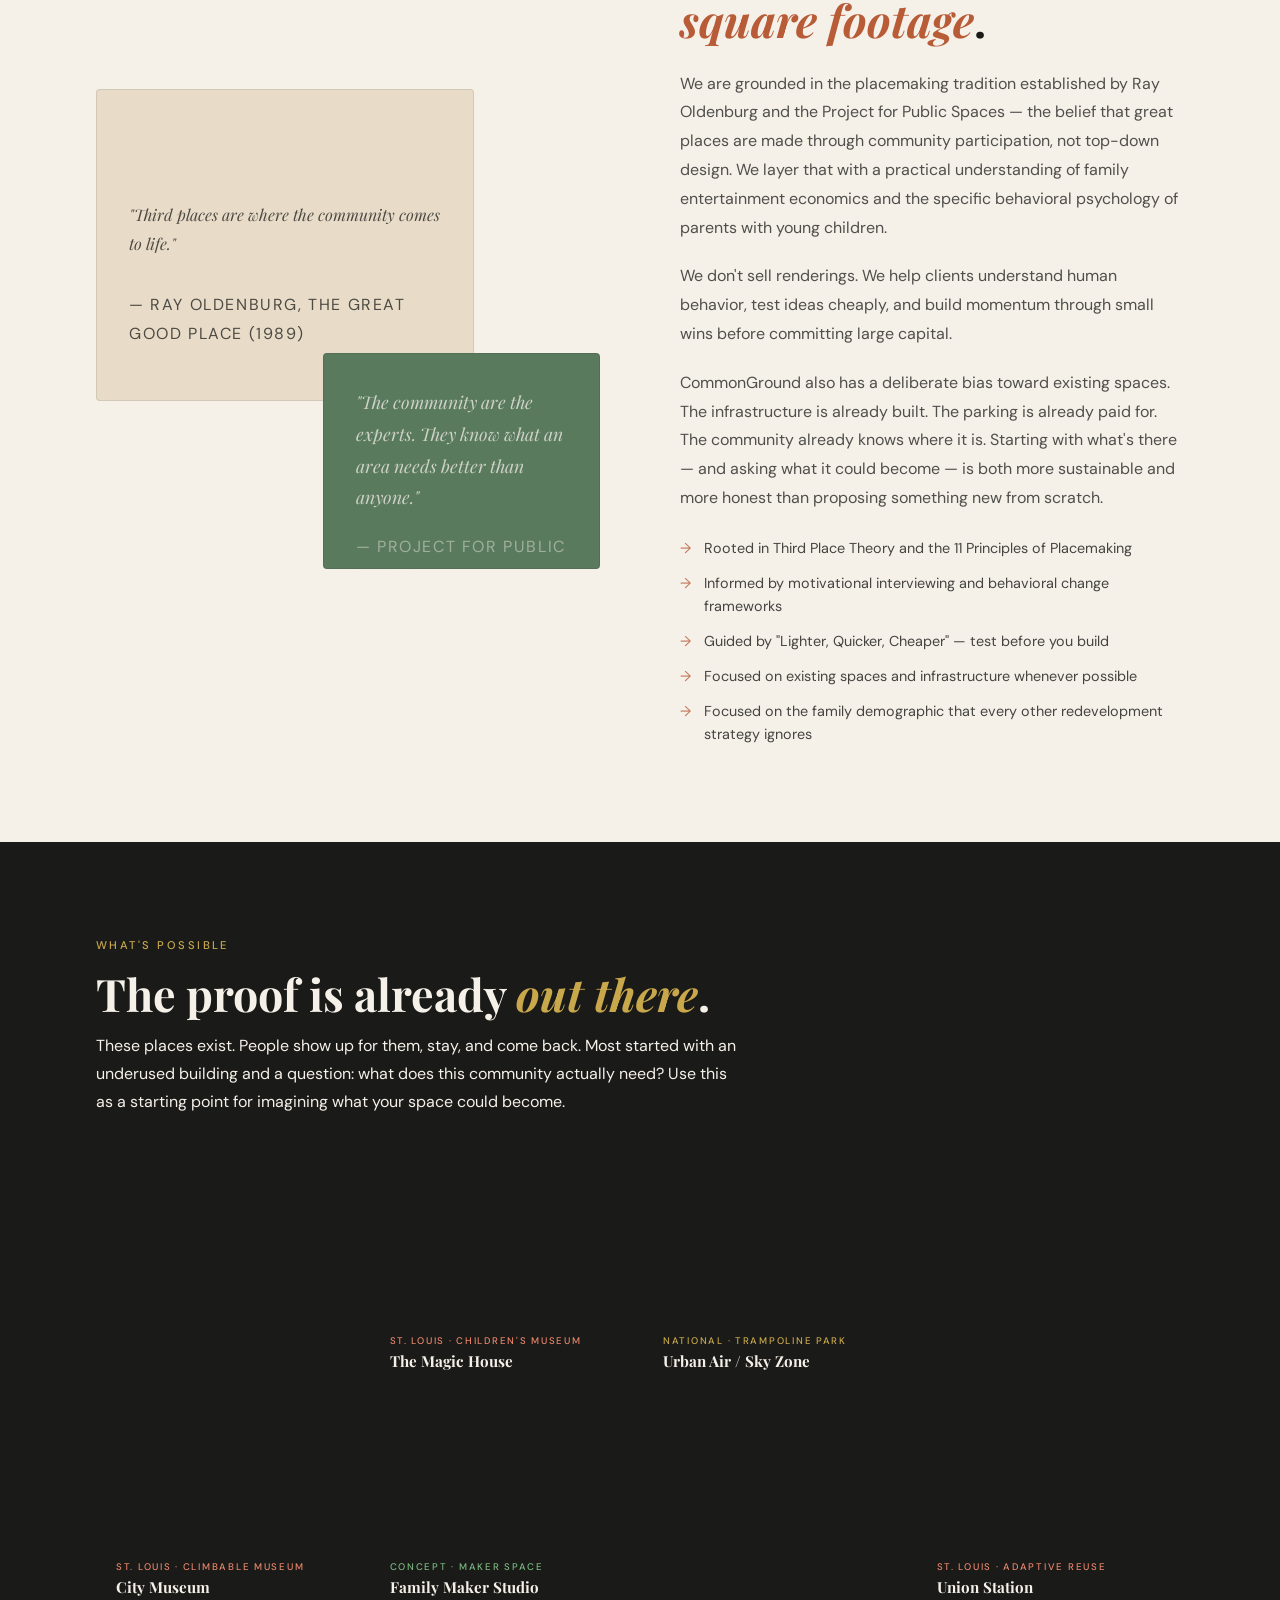
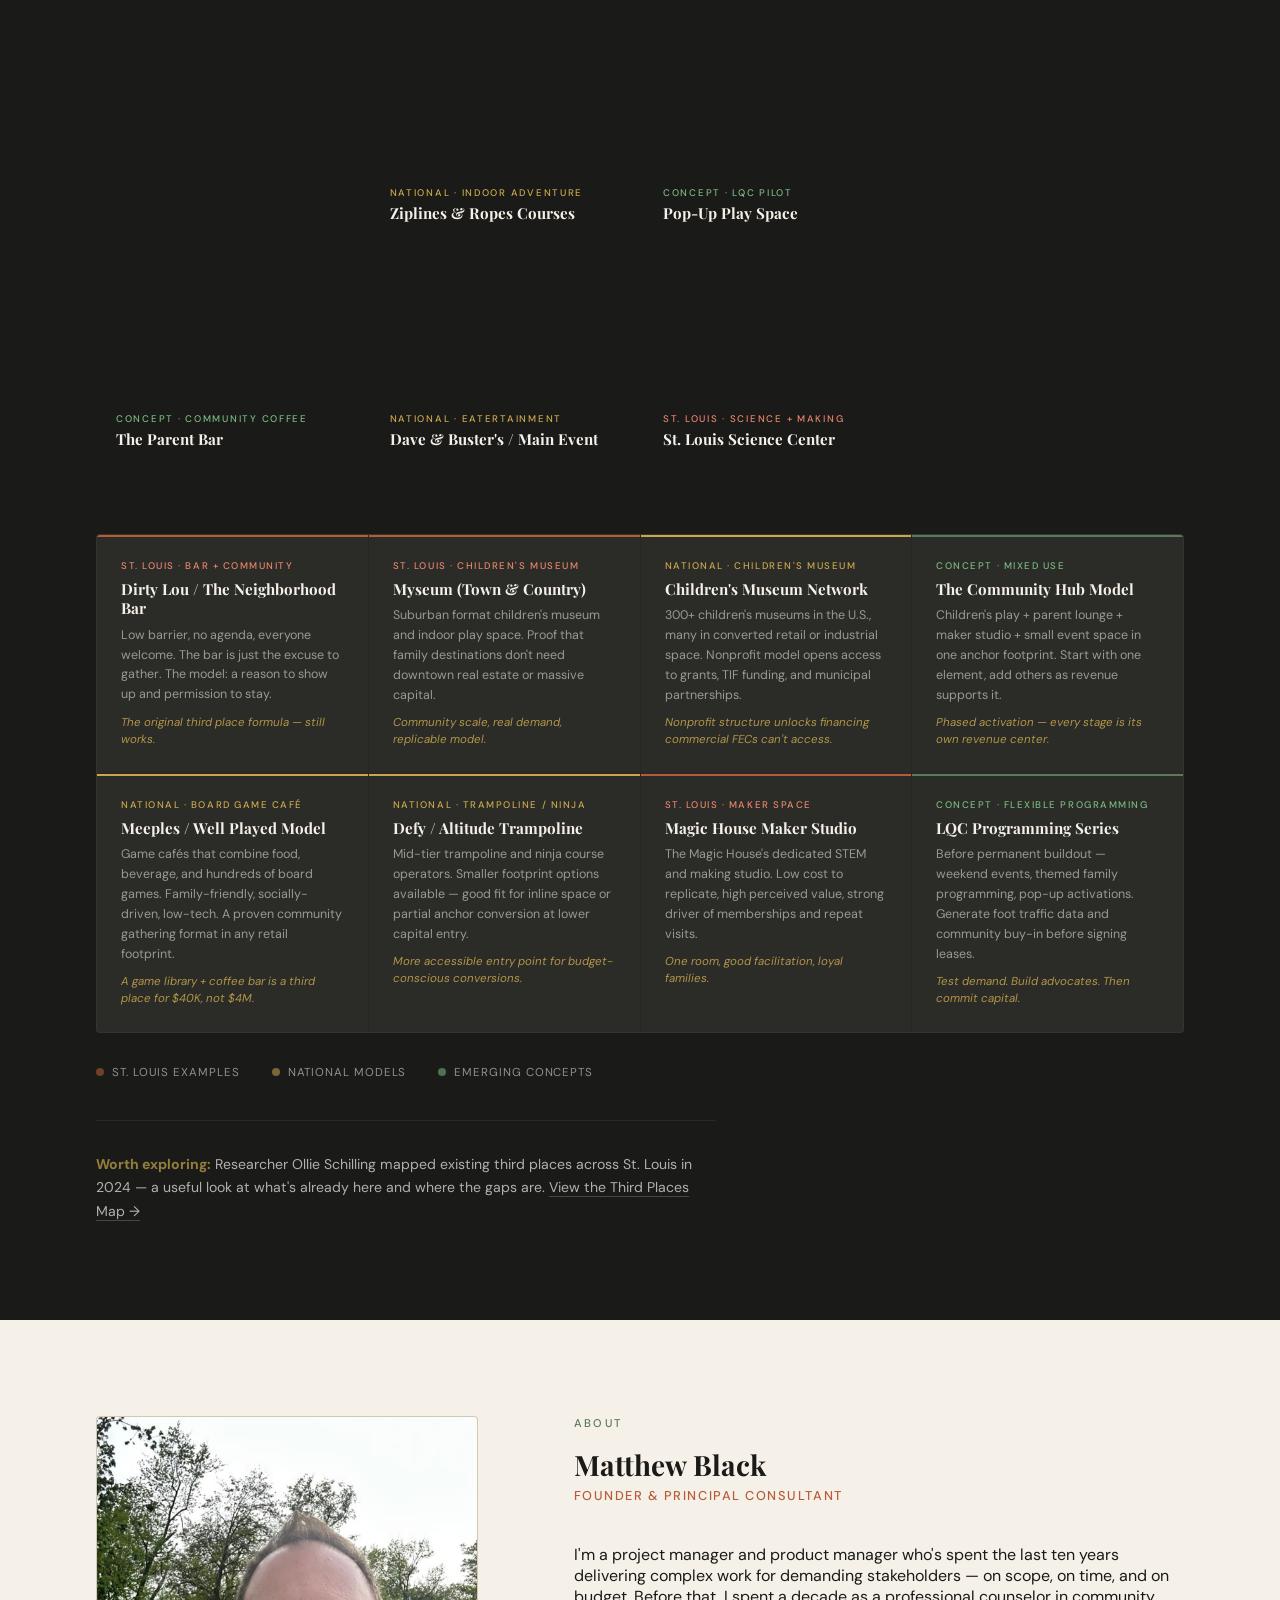
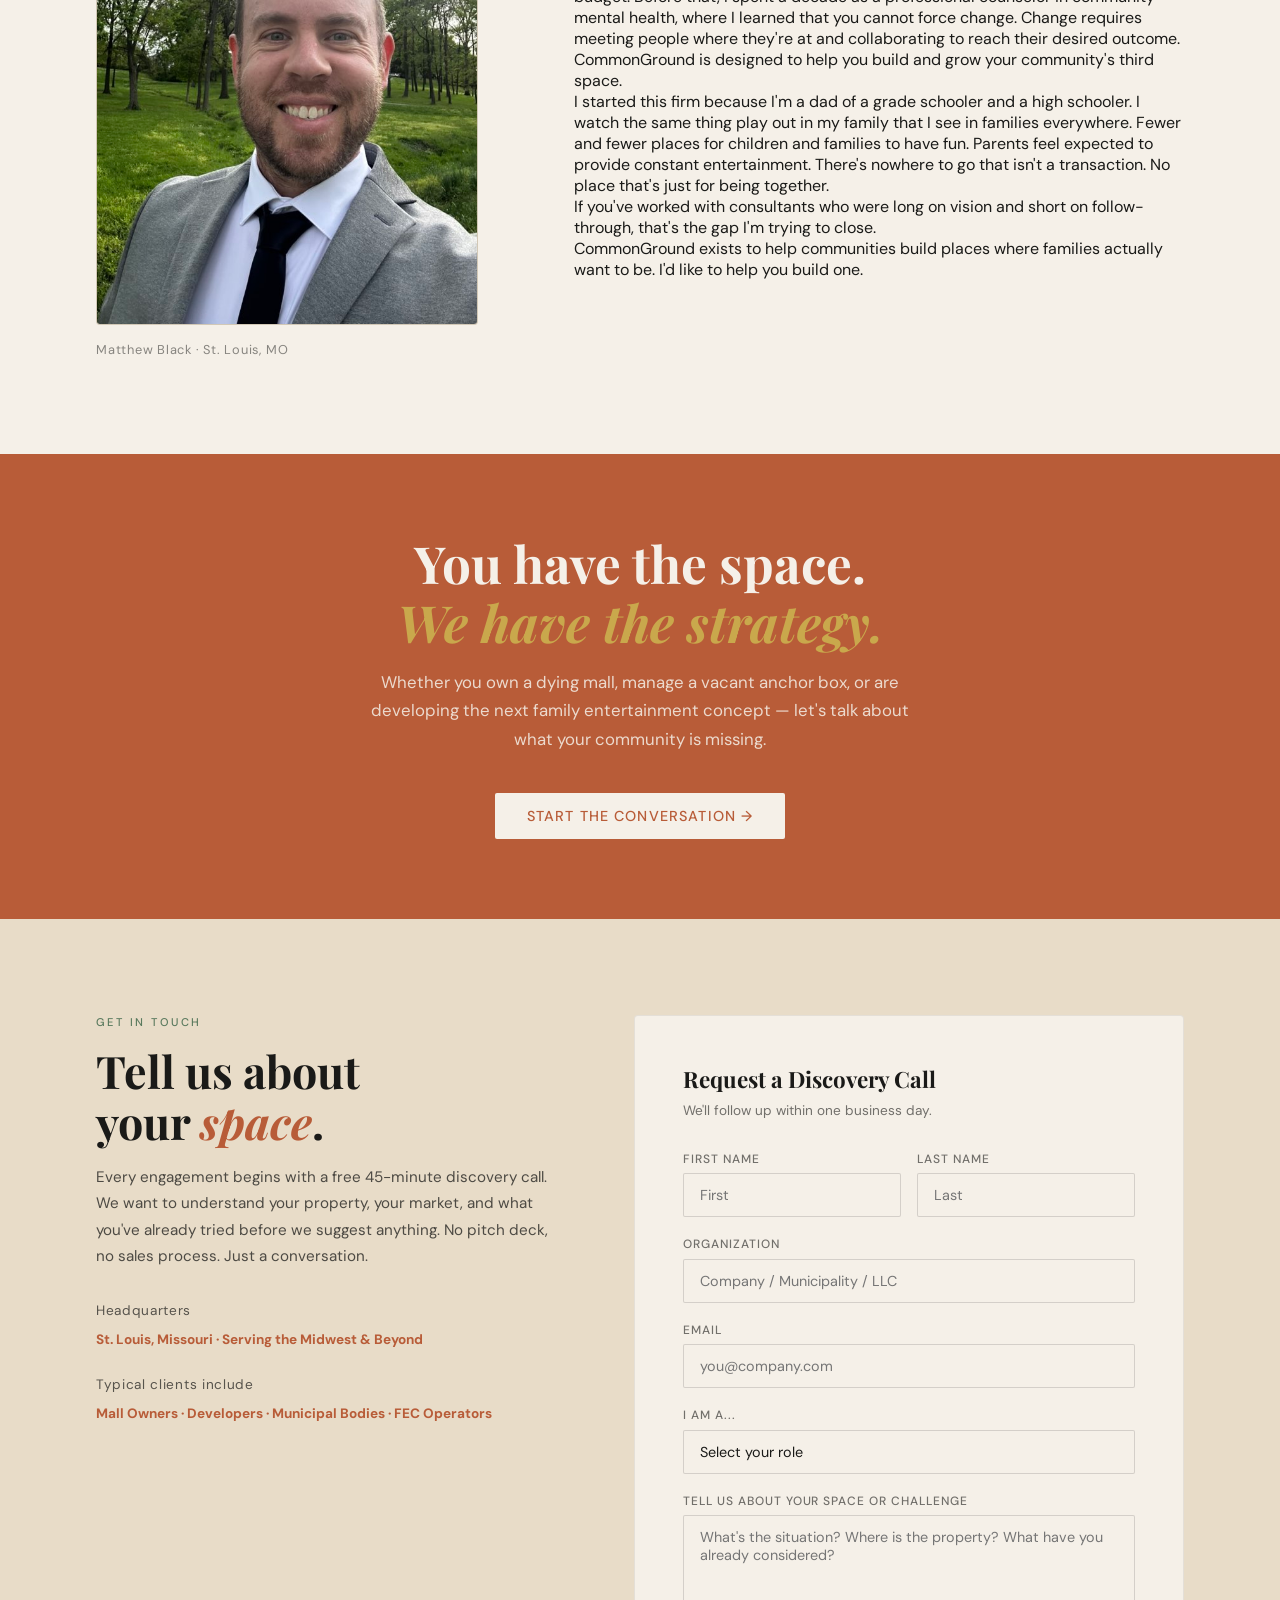
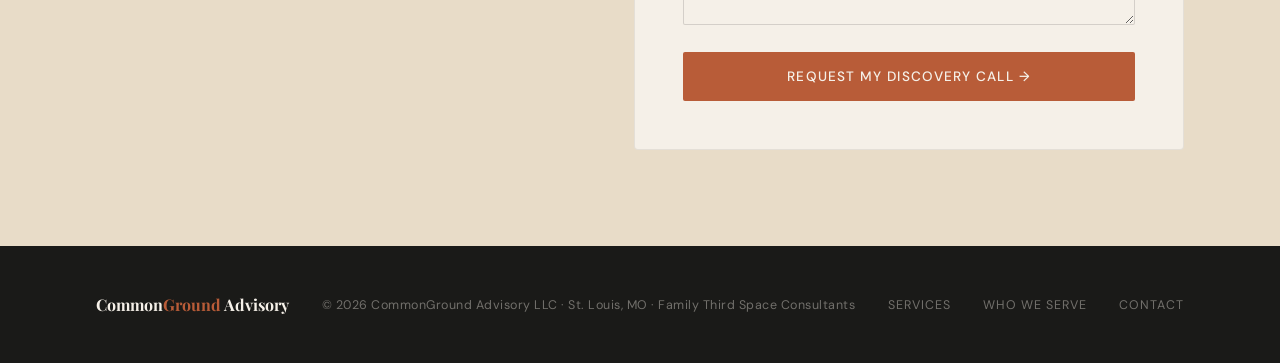
<file: commonground.html>
<!DOCTYPE html>
<html lang="en">
<head>
<meta charset="UTF-8">
<meta name="viewport" content="width=device-width, initial-scale=1.0">
<title>Common Ground Advisory — Family Third Space Consultants</title>
<link rel="preconnect" href="https://fonts.googleapis.com">
<link rel="preconnect" href="https://fonts.gstatic.com" crossorigin>
<link href="https://fonts.googleapis.com/css2?family=Playfair+Display:ital,wght@0,400;0,700;0,900;1,400&family=DM+Sans:wght@300;400;500&display=swap" rel="stylesheet">
<style>
  :root {
    --ink: #1a1a18;
    --cream: #f5f0e8;
    --warm: #e8dcc8;
    --rust: #b85c38;
    --sage: #5a7a5e;
    --gold: #c9a84c;
    --light-sage: #e8f0e9;
  }

  *, *::before, *::after { box-sizing: border-box; margin: 0; padding: 0; }

  html { scroll-behavior: smooth; }

  body {
    font-family: 'DM Sans', sans-serif;
    background: var(--cream);
    color: var(--ink);
    overflow-x: hidden;
  }

  /* ── NOISE TEXTURE OVERLAY ── */
  body::before {
    content: '';
    position: fixed;
    inset: 0;
    background-image: url("data:image/svg+xml,%3Csvg viewBox='0 0 256 256' xmlns='http://www.w3.org/2000/svg'%3E%3Cfilter id='noise'%3E%3CfeTurbulence type='fractalNoise' baseFrequency='0.9' numOctaves='4' stitchTiles='stitch'/%3E%3C/filter%3E%3Crect width='100%25' height='100%25' filter='url(%23noise)' opacity='0.03'/%3E%3C/svg%3E");
    pointer-events: none;
    z-index: 9999;
    opacity: 0.4;
  }

  /* ── NAV ── */
  nav {
    position: fixed;
    top: 0; left: 0; right: 0;
    z-index: 100;
    display: flex;
    align-items: center;
    justify-content: space-between;
    padding: 1.25rem 3rem;
    background: rgba(245,240,232,0.92);
    backdrop-filter: blur(8px);
    border-bottom: 1px solid rgba(26,26,24,0.08);
  }

  .nav-logo {
    font-family: 'Playfair Display', serif;
    font-size: 1.1rem;
    font-weight: 700;
    letter-spacing: 0.02em;
    color: var(--ink);
    text-decoration: none;
  }

  .nav-logo span { color: var(--rust); }

  nav ul {
    list-style: none;
    display: flex;
    gap: 2.5rem;
  }

  nav ul a {
    font-size: 0.8rem;
    font-weight: 500;
    letter-spacing: 0.12em;
    text-transform: uppercase;
    color: var(--ink);
    text-decoration: none;
    opacity: 0.7;
    transition: opacity 0.2s;
  }

  nav ul a:hover { opacity: 1; }

  .nav-cta {
    background: var(--rust);
    color: var(--cream) !important;
    padding: 0.5rem 1.25rem;
    border-radius: 2px;
    opacity: 1 !important;
    transition: background 0.2s !important;
  }

  .nav-cta:hover { background: var(--ink) !important; }

  /* ── HERO ── */
  .hero {
    min-height: 100vh;
    display: grid;
    grid-template-columns: 1fr 1fr;
    align-items: center;
    padding-top: 80px;
    position: relative;
    overflow: hidden;
  }

  .hero-bg-shape {
    position: absolute;
    right: -5%;
    top: 0;
    bottom: 0;
    width: 52%;
    background: var(--warm);
    clip-path: polygon(8% 0%, 100% 0%, 100% 100%, 0% 100%);
    z-index: 0;
  }

  .hero-left {
    padding: 4rem 3rem 4rem 6rem;
    position: relative;
    z-index: 1;
  }

  .eyebrow {
    font-size: 0.72rem;
    font-weight: 500;
    letter-spacing: 0.2em;
    text-transform: uppercase;
    color: var(--rust);
    margin-bottom: 1.5rem;
    display: flex;
    align-items: center;
    gap: 0.75rem;
  }

  .eyebrow::before {
    content: '';
    display: block;
    width: 32px;
    height: 1px;
    background: var(--rust);
  }

  h1 {
    font-family: 'Playfair Display', serif;
    font-size: clamp(2.8rem, 5vw, 4.5rem);
    line-height: 1.08;
    font-weight: 900;
    color: var(--ink);
    margin-bottom: 1.5rem;
  }

  h1 em {
    font-style: italic;
    color: var(--rust);
  }

  .hero-sub {
    font-size: 1.05rem;
    line-height: 1.7;
    color: var(--ink);
    opacity: 0.75;
    max-width: 480px;
    margin-bottom: 2.5rem;
  }

  .hero-actions {
    display: flex;
    gap: 1rem;
    flex-wrap: wrap;
  }

  .btn-primary {
    background: var(--rust);
    color: var(--cream);
    padding: 0.85rem 2rem;
    border: none;
    border-radius: 2px;
    font-family: 'DM Sans', sans-serif;
    font-size: 0.85rem;
    font-weight: 500;
    letter-spacing: 0.08em;
    text-transform: uppercase;
    cursor: pointer;
    text-decoration: none;
    display: inline-block;
    transition: background 0.2s, transform 0.15s;
  }

  .btn-primary:hover { background: var(--ink); transform: translateY(-1px); }

  .btn-ghost {
    background: transparent;
    color: var(--ink);
    padding: 0.85rem 2rem;
    border: 1.5px solid rgba(26,26,24,0.3);
    border-radius: 2px;
    font-family: 'DM Sans', sans-serif;
    font-size: 0.85rem;
    font-weight: 500;
    letter-spacing: 0.08em;
    text-transform: uppercase;
    cursor: pointer;
    text-decoration: none;
    display: inline-block;
    transition: border-color 0.2s, transform 0.15s;
  }

  .btn-ghost:hover { border-color: var(--ink); transform: translateY(-1px); }

  .hero-right {
    position: relative;
    z-index: 1;
    padding: 4rem 4rem 4rem 5rem;
    display: flex;
    flex-direction: column;
    gap: 1.5rem;
  }

  .stat-card {
    background: var(--cream);
    border: 1px solid rgba(26,26,24,0.1);
    padding: 1.5rem;
    border-radius: 4px;
    position: relative;
    overflow: hidden;
    animation: fadeSlideUp 0.6s ease both;
  }

  .stat-card:nth-child(1) { animation-delay: 0.1s; transform: translateX(20px); }
  .stat-card:nth-child(2) { animation-delay: 0.25s; transform: translateX(-10px); margin-left: 2rem; }
  .stat-card:nth-child(3) { animation-delay: 0.4s; transform: translateX(15px); }

  @keyframes fadeSlideUp {
    from { opacity: 0; transform: translateY(20px); }
    to { opacity: 1; transform: translateY(0); }
  }

  .stat-card::before {
    content: '';
    position: absolute;
    left: 0; top: 0; bottom: 0;
    width: 3px;
    background: var(--rust);
  }

  .stat-number {
    font-family: 'Playfair Display', serif;
    font-size: 2.2rem;
    font-weight: 900;
    color: var(--rust);
    line-height: 1;
    margin-bottom: 0.35rem;
  }

  .stat-label {
    font-size: 0.82rem;
    line-height: 1.5;
    opacity: 0.7;
  }

  /* ── SECTION COMMON ── */
  section { padding: 6rem 6rem; }

  .section-label {
    font-size: 0.7rem;
    font-weight: 500;
    letter-spacing: 0.22em;
    text-transform: uppercase;
    color: var(--sage);
    margin-bottom: 1rem;
  }

  h2 {
    font-family: 'Playfair Display', serif;
    font-size: clamp(2rem, 3.5vw, 3rem);
    font-weight: 700;
    line-height: 1.15;
    color: var(--ink);
    margin-bottom: 1.5rem;
  }

  h2 em { font-style: italic; color: var(--rust); }

  /* ── PROBLEM SECTION ── */
  .problem {
    background: var(--ink);
    color: var(--cream);
    position: relative;
    overflow: hidden;
  }

  .problem::before {
    content: '"';
    font-family: 'Playfair Display', serif;
    font-size: 40rem;
    position: absolute;
    top: -12rem;
    left: -3rem;
    opacity: 0.04;
    line-height: 1;
    pointer-events: none;
  }

  .problem .section-label { color: var(--gold); }

  .problem-grid {
    display: grid;
    grid-template-columns: 1fr 1fr;
    gap: 4rem;
    align-items: start;
    margin-top: 3rem;
  }

  .problem h2 { color: var(--cream); }
  .problem h2 em { color: var(--gold); }

  .problem-text {
    font-size: 1rem;
    line-height: 1.8;
    opacity: 0.8;
  }

  .problem-points {
    display: flex;
    flex-direction: column;
    gap: 1.5rem;
    margin-top: 1rem;
  }

  .problem-point {
    display: flex;
    gap: 1.25rem;
    align-items: flex-start;
  }

  .point-icon {
    width: 36px;
    height: 36px;
    border-radius: 50%;
    background: rgba(201,168,76,0.15);
    border: 1px solid rgba(201,168,76,0.3);
    display: flex;
    align-items: center;
    justify-content: center;
    flex-shrink: 0;
    font-size: 0.9rem;
  }

  .point-text { font-size: 0.92rem; line-height: 1.65; opacity: 0.8; }
  .point-text strong { color: var(--gold); opacity: 1; font-weight: 500; }

  /* ── SERVICES ── */
  .services { background: var(--cream); }

  .services-intro {
    max-width: 640px;
    margin-bottom: 3.5rem;
  }

  .services-intro p {
    font-size: 1.05rem;
    line-height: 1.75;
    opacity: 0.75;
  }

  .services-grid {
    display: grid;
    grid-template-columns: repeat(3, 1fr);
    gap: 1.5px;
    background: rgba(26,26,24,0.1);
    border: 1px solid rgba(26,26,24,0.1);
    border-radius: 4px;
    overflow: hidden;
  }

  .service-card {
    background: var(--cream);
    padding: 2.5rem;
    transition: background 0.25s;
    position: relative;
  }

  .service-card:hover { background: var(--light-sage); }

  .service-number {
    font-family: 'Playfair Display', serif;
    font-size: 3.5rem;
    font-weight: 900;
    color: var(--rust);
    opacity: 0.15;
    line-height: 1;
    margin-bottom: -0.5rem;
  }

  .service-title {
    font-family: 'Playfair Display', serif;
    font-size: 1.25rem;
    font-weight: 700;
    margin-bottom: 0.75rem;
    line-height: 1.3;
  }

  .service-desc {
    font-size: 0.88rem;
    line-height: 1.7;
    opacity: 0.7;
  }

  .service-tag {
    display: inline-block;
    margin-top: 1.25rem;
    font-size: 0.7rem;
    letter-spacing: 0.12em;
    text-transform: uppercase;
    color: var(--sage);
    font-weight: 500;
    border-bottom: 1px solid var(--sage);
    padding-bottom: 1px;
  }

  .service-price {
    margin-top: 0.75rem;
    font-size: 0.85rem;
    font-weight: 500;
    color: var(--rust);
    opacity: 0.85;
  }

  /* ── NONPROFIT OFFER ── */
  .nonprofits {
    background: var(--sage);
    color: var(--cream);
    padding: 6rem 6rem;
    position: relative;
    overflow: hidden;
  }

  .nonprofits::before {
    content: '';
    position: absolute;
    right: -100px;
    top: -100px;
    width: 400px;
    height: 400px;
    border-radius: 50%;
    background: rgba(245,240,232,0.05);
    pointer-events: none;
  }

  .nonprofits .section-label { color: rgba(245,240,232,0.6); }
  .nonprofits h2 { color: var(--cream); }
  .nonprofits h2 em { color: var(--gold); }

  .nonprofit-grid {
    display: grid;
    grid-template-columns: 1fr 1fr;
    gap: 5rem;
    align-items: start;
    margin-top: 3rem;
  }

  .nonprofit-offer {
    background: rgba(245,240,232,0.08);
    border: 1px solid rgba(245,240,232,0.2);
    border-radius: 4px;
    padding: 2.5rem;
  }

  .nonprofit-offer-title {
    font-family: 'Playfair Display', serif;
    font-size: 1.3rem;
    font-weight: 700;
    margin-bottom: 0.5rem;
    color: var(--cream);
  }

  .nonprofit-offer-sub {
    font-size: 0.8rem;
    letter-spacing: 0.1em;
    text-transform: uppercase;
    color: var(--gold);
    margin-bottom: 1.5rem;
    font-weight: 500;
  }

  .nonprofit-offer p {
    font-size: 0.92rem;
    line-height: 1.75;
    opacity: 0.85;
    margin-bottom: 1rem;
  }

  .nonprofit-offer ul {
    list-style: none;
    margin: 1.25rem 0 1.75rem;
    display: flex;
    flex-direction: column;
    gap: 0.6rem;
  }

  .nonprofit-offer li {
    font-size: 0.88rem;
    padding-left: 1.25rem;
    position: relative;
    opacity: 0.9;
    line-height: 1.5;
  }

  .nonprofit-offer li::before {
    content: '✓';
    position: absolute;
    left: 0;
    color: var(--gold);
    font-weight: 700;
  }

  .nonprofit-catch {
    font-size: 0.8rem;
    opacity: 0.6;
    font-style: italic;
    margin-top: 0.75rem;
  }

  .nonprofit-btn {
    background: var(--cream);
    color: var(--sage);
    width: 100%;
    text-align: center;
    margin-top: 0.5rem;
  }

  .nonprofit-btn:hover { background: var(--gold); color: var(--ink); }

  .nonprofit-context p {
    font-size: 1rem;
    line-height: 1.8;
    opacity: 0.85;
    margin-bottom: 1.25rem;
  }

  .nonprofit-examples {
    margin-top: 2rem;
    display: flex;
    flex-direction: column;
    gap: 1rem;
  }

  .nonprofit-example {
    padding: 1.25rem;
    background: rgba(245,240,232,0.06);
    border-left: 3px solid var(--gold);
    border-radius: 0 3px 3px 0;
  }

  .nonprofit-example-title {
    font-size: 0.82rem;
    font-weight: 500;
    color: var(--gold);
    margin-bottom: 0.3rem;
    letter-spacing: 0.06em;
  }

  .nonprofit-example p {
    font-size: 0.8rem;
    line-height: 1.6;
    opacity: 0.75;
    margin: 0;
  }

  @media (max-width: 900px) {
    .nonprofits { padding: 4rem 1.5rem; }
    .nonprofit-grid { grid-template-columns: 1fr; gap: 2.5rem; }
  }

  /* ── AUDIENCE ── */
  .audience {
    background: var(--warm);
    position: relative;
  }

  .audience-grid {
    display: grid;
    grid-template-columns: repeat(4, 1fr);
    gap: 1.5rem;
    margin-top: 3rem;
  }

  .audience-card {
    padding: 2rem 1.75rem;
    background: var(--cream);
    border-radius: 4px;
    border: 1px solid rgba(26,26,24,0.08);
    transition: transform 0.2s, box-shadow 0.2s;
  }

  .audience-card:hover {
    transform: translateY(-4px);
    box-shadow: 0 12px 40px rgba(26,26,24,0.1);
  }

  .audience-icon {
    font-size: 1.75rem;
    margin-bottom: 1rem;
  }

  .audience-title {
    font-family: 'Playfair Display', serif;
    font-size: 1.05rem;
    font-weight: 700;
    margin-bottom: 0.6rem;
  }

  .audience-desc {
    font-size: 0.83rem;
    line-height: 1.65;
    opacity: 0.65;
  }

  /* ── PHILOSOPHY ── */
  .philosophy {
    background: var(--cream);
    display: grid;
    grid-template-columns: 1fr 1fr;
    gap: 5rem;
    align-items: center;
  }

  .phil-visual {
    position: relative;
    height: 480px;
  }

  .phil-box {
    position: absolute;
    background: var(--warm);
    border: 1px solid rgba(26,26,24,0.1);
    border-radius: 4px;
    padding: 2rem;
  }

  .phil-box.large {
    width: 75%;
    height: 65%;
    top: 0;
    left: 0;
    display: flex;
    flex-direction: column;
    justify-content: flex-end;
  }

  .phil-box.small {
    width: 55%;
    height: 45%;
    bottom: 0;
    right: 0;
    background: var(--sage);
    color: var(--cream);
  }

  .phil-quote {
    font-family: 'Playfair Display', serif;
    font-size: 1.4rem;
    font-style: italic;
    line-height: 1.4;
    color: var(--ink);
  }

  .phil-attr {
    font-size: 0.75rem;
    letter-spacing: 0.1em;
    text-transform: uppercase;
    opacity: 0.5;
    margin-top: 0.75rem;
  }

  .phil-box.small .phil-quote { font-size: 1.1rem; color: var(--cream); }
  .phil-box.small .phil-attr { color: rgba(245,240,232,0.6); }

  .philosophy p {
    font-size: 1rem;
    line-height: 1.8;
    opacity: 0.75;
    margin-bottom: 1.25rem;
  }

  .philosophy ul {
    list-style: none;
    margin-top: 1.5rem;
    display: flex;
    flex-direction: column;
    gap: 0.75rem;
  }

  .philosophy li {
    font-size: 0.9rem;
    line-height: 1.6;
    padding-left: 1.5rem;
    position: relative;
    opacity: 0.8;
  }

  .philosophy li::before {
    content: '→';
    position: absolute;
    left: 0;
    color: var(--rust);
  }

  /* ── ABOUT ── */
  .about {
    background: var(--cream);
    display: grid;
    grid-template-columns: 1fr 1.6fr;
    gap: 6rem;
    align-items: start;
  }

  .about-photo {
    position: sticky;
    top: 100px;
  }

  .about-photo-frame {
    width: 100%;
    aspect-ratio: 3/4;
    background: var(--warm);
    border-radius: 4px;
    border: 1px solid rgba(26,26,24,0.1);
    overflow: hidden;
    position: relative;
    display: flex;
    align-items: center;
    justify-content: center;
  }

  .about-photo-placeholder {
    font-family: 'Playfair Display', serif;
    font-size: 4rem;
    color: var(--rust);
    opacity: 0.2;
  }

  .about-photo-caption {
    margin-top: 1rem;
    font-size: 0.8rem;
    opacity: 0.5;
    letter-spacing: 0.06em;
  }

  .about-content p {
    font-size: 1rem;
    line-height: 1.85;
    opacity: 0.8;
    margin-bottom: 1.25rem;
  }

  .about-name {
    font-family: 'Playfair Display', serif;
    font-size: 1.75rem;
    font-weight: 700;
    margin-bottom: 0.25rem;
  }

  .about-title {
    font-size: 0.8rem;
    letter-spacing: 0.12em;
    text-transform: uppercase;
    color: var(--rust);
    margin-bottom: 2.5rem;
    font-weight: 500;
  }

  @media (max-width: 900px) {
    .about { grid-template-columns: 1fr; gap: 2.5rem; }
    .about-photo { position: static; }
    .about-photo-frame { aspect-ratio: 1/1; max-width: 240px; }
  }
  .cta-band {
    background: var(--rust);
    color: var(--cream);
    text-align: center;
    padding: 5rem 6rem;
  }

  .cta-band h2 {
    color: var(--cream);
    font-size: clamp(2rem, 4vw, 3.2rem);
    margin-bottom: 1rem;
  }

  .cta-band h2 em { color: var(--gold); }

  .cta-band p {
    font-size: 1.05rem;
    opacity: 0.85;
    max-width: 580px;
    margin: 0 auto 2.5rem;
    line-height: 1.7;
  }

  .cta-band .btn-primary {
    background: var(--cream);
    color: var(--rust);
    font-size: 0.9rem;
  }

  .cta-band .btn-primary:hover { background: var(--gold); color: var(--ink); }

  /* ── CONTACT FORM ── */
  .contact {
    background: var(--warm);
    display: grid;
    grid-template-columns: 1fr 1.2fr;
    gap: 5rem;
    align-items: start;
  }

  .contact-info h2 { margin-bottom: 1rem; }

  .contact-info p {
    font-size: 0.95rem;
    line-height: 1.75;
    opacity: 0.75;
    margin-bottom: 2rem;
  }

  .contact-detail {
    display: flex;
    flex-direction: column;
    gap: 0.75rem;
    margin-top: 2rem;
  }

  .contact-detail span {
    font-size: 0.85rem;
    opacity: 0.7;
    letter-spacing: 0.05em;
  }

  .contact-detail strong {
    font-size: 0.85rem;
    color: var(--rust);
  }

  .form-card {
    background: var(--cream);
    border-radius: 4px;
    padding: 3rem;
    border: 1px solid rgba(26,26,24,0.08);
  }

  .form-title {
    font-family: 'Playfair Display', serif;
    font-size: 1.4rem;
    font-weight: 700;
    margin-bottom: 0.5rem;
  }

  .form-sub {
    font-size: 0.85rem;
    opacity: 0.6;
    margin-bottom: 2rem;
  }

  .form-row {
    display: grid;
    grid-template-columns: 1fr 1fr;
    gap: 1rem;
  }

  .form-group {
    display: flex;
    flex-direction: column;
    gap: 0.4rem;
    margin-bottom: 1.2rem;
  }

  label {
    font-size: 0.75rem;
    font-weight: 500;
    letter-spacing: 0.08em;
    text-transform: uppercase;
    opacity: 0.6;
  }

  input, select, textarea {
    font-family: 'DM Sans', sans-serif;
    font-size: 0.9rem;
    padding: 0.75rem 1rem;
    border: 1.5px solid rgba(26,26,24,0.15);
    border-radius: 2px;
    background: var(--cream);
    color: var(--ink);
    transition: border-color 0.2s;
    width: 100%;
    appearance: none;
  }

  input:focus, select:focus, textarea:focus {
    outline: none;
    border-color: var(--rust);
  }

  textarea { min-height: 110px; resize: vertical; }

  .form-submit {
    width: 100%;
    padding: 1rem;
    margin-top: 0.5rem;
  }

  /* ── INSPIRATION ── */
  .inspiration {
    background: var(--ink);
    color: var(--cream);
    padding: 6rem 6rem;
  }

  .inspiration .section-label { color: var(--gold); }
  .inspiration h2 { color: var(--cream); margin-bottom: 0.75rem; }
  .inspiration h2 em { color: var(--gold); }

  .inspiration-intro {
    font-size: 1rem;
    line-height: 1.75;
    opacity: 0.7;
    max-width: 640px;
    margin-bottom: 3.5rem;
  }

  /* Photo mosaic grid */
  .inspiration-mosaic {
    display: grid;
    grid-template-columns: repeat(4, 1fr);
    grid-auto-rows: 220px;
    gap: 6px;
    margin-bottom: 4rem;
  }

  .inspiration-mosaic .photo-card {
    position: relative;
    overflow: hidden;
    border-radius: 3px;
    cursor: default;
  }

  .inspiration-mosaic .photo-card.tall { grid-row: span 2; }
  .inspiration-mosaic .photo-card.wide { grid-column: span 2; }

  .photo-card-bg {
    position: absolute;
    inset: 0;
    background-size: cover;
    background-position: center;
    transition: transform 0.5s ease;
    filter: brightness(0.55);
  }

  .photo-card:hover .photo-card-bg {
    transform: scale(1.04);
    filter: brightness(0.45);
  }

  .photo-card-label {
    position: absolute;
    bottom: 0; left: 0; right: 0;
    padding: 1.25rem 1.25rem 1rem;
    background: linear-gradient(to top, rgba(26,26,24,0.9) 0%, transparent 100%);
    z-index: 1;
  }

  .photo-card-tag {
    font-size: 0.6rem;
    letter-spacing: 0.18em;
    text-transform: uppercase;
    font-weight: 500;
    margin-bottom: 0.3rem;
    display: block;
  }

  .photo-card.type-stl .photo-card-tag { color: #e8856a; }
  .photo-card.type-national .photo-card-tag { color: var(--gold); }
  .photo-card.type-concept .photo-card-tag { color: #7ab87f; }

  .photo-card-name {
    font-family: 'Playfair Display', serif;
    font-size: 0.95rem;
    font-weight: 700;
    color: var(--cream);
    line-height: 1.25;
    display: block;
    margin-bottom: 0.3rem;
  }

  .photo-card-hook {
    font-size: 0.72rem;
    color: rgba(245,240,232,0.65);
    line-height: 1.45;
    display: none;
  }

  .photo-card:hover .photo-card-hook { display: block; }

  /* Text cards grid below photos */
  .inspiration-text-grid {
    display: grid;
    grid-template-columns: repeat(4, 1fr);
    gap: 1px;
    background: rgba(245,240,232,0.06);
    border: 1px solid rgba(245,240,232,0.06);
    border-radius: 4px;
    overflow: hidden;
    margin-bottom: 2rem;
  }

  .inspiration-text-card {
    background: rgba(245,240,232,0.02);
    padding: 1.5rem;
    transition: background 0.2s;
    position: relative;
  }

  .inspiration-text-card:hover { background: rgba(245,240,232,0.06); }

  .inspiration-text-card::before {
    content: '';
    position: absolute;
    top: 0; left: 0; right: 0;
    height: 2px;
  }

  .inspiration-text-card.type-stl::before { background: var(--rust); }
  .inspiration-text-card.type-national::before { background: var(--gold); }
  .inspiration-text-card.type-concept::before { background: var(--sage); }

  .inspiration-type {
    font-size: 0.6rem;
    letter-spacing: 0.16em;
    text-transform: uppercase;
    font-weight: 500;
    margin-bottom: 0.5rem;
  }

  .inspiration-text-card.type-stl .inspiration-type { color: #e8856a; }
  .inspiration-text-card.type-national .inspiration-type { color: var(--gold); }
  .inspiration-text-card.type-concept .inspiration-type { color: #7ab87f; }

  .inspiration-name {
    font-family: 'Playfair Display', serif;
    font-size: 0.95rem;
    font-weight: 700;
    margin-bottom: 0.4rem;
    line-height: 1.3;
    color: var(--cream);
  }

  .inspiration-desc {
    font-size: 0.78rem;
    line-height: 1.6;
    opacity: 0.55;
  }

  .inspiration-hook {
    font-size: 0.72rem;
    margin-top: 0.6rem;
    color: var(--gold);
    font-style: italic;
    line-height: 1.45;
    opacity: 0.85;
  }

  .inspiration-legend {
    display: flex;
    gap: 2rem;
    flex-wrap: wrap;
  }

  .legend-item {
    display: flex;
    align-items: center;
    gap: 0.5rem;
    font-size: 0.72rem;
    opacity: 0.55;
    letter-spacing: 0.08em;
    text-transform: uppercase;
  }

  .legend-dot {
    width: 8px; height: 8px;
    border-radius: 50%;
    flex-shrink: 0;
  }

  @media (max-width: 900px) {
    .inspiration { padding: 4rem 1.5rem; }
    .inspiration-mosaic { grid-template-columns: 1fr 1fr; grid-auto-rows: 180px; }
    .inspiration-mosaic .photo-card.wide { grid-column: span 1; }
    .inspiration-text-grid { grid-template-columns: 1fr 1fr; }
  }

  @media (max-width: 600px) {
    .inspiration-mosaic { grid-template-columns: 1fr; }
    .inspiration-text-grid { grid-template-columns: 1fr; }
  }

  /* ── FOOTER ── */
  footer {
    background: var(--ink);
    color: var(--cream);
    padding: 3rem 6rem;
    display: flex;
    align-items: center;
    justify-content: space-between;
    flex-wrap: wrap;
    gap: 1rem;
  }

  .footer-logo {
    font-family: 'Playfair Display', serif;
    font-size: 1rem;
    font-weight: 700;
  }

  .footer-logo span { color: var(--rust); }

  footer p {
    font-size: 0.78rem;
    opacity: 0.4;
    letter-spacing: 0.04em;
  }

  .footer-links {
    display: flex;
    gap: 2rem;
  }

  .footer-links a {
    font-size: 0.78rem;
    color: var(--cream);
    text-decoration: none;
    opacity: 0.4;
    letter-spacing: 0.08em;
    text-transform: uppercase;
    transition: opacity 0.2s;
  }

  .footer-links a:hover { opacity: 0.9; }

  /* ── ANIMATIONS ── */
  .fade-in {
    opacity: 0;
    transform: translateY(24px);
    transition: opacity 0.7s ease, transform 0.7s ease;
  }

  .fade-in.visible {
    opacity: 1;
    transform: translateY(0);
  }

  /* ── SUCCESS STATE ── */
  .form-success {
    display: none;
    text-align: center;
    padding: 3rem 2rem;
  }

  .form-success.show { display: block; }

  .success-icon {
    font-size: 3rem;
    margin-bottom: 1rem;
  }

  .form-success h3 {
    font-family: 'Playfair Display', serif;
    font-size: 1.5rem;
    margin-bottom: 0.75rem;
  }

  .form-success p { font-size: 0.9rem; opacity: 0.7; line-height: 1.6; }

  /* ── ANNOUNCEMENT BANNER ── */
  .announcement-banner {
    background: var(--sage);
    color: var(--cream);
    text-align: center;
    padding: 0.65rem 3rem;
    font-size: 0.82rem;
    letter-spacing: 0.04em;
    position: fixed;
    top: 0; left: 0; right: 0;
    z-index: 200;
    display: flex;
    align-items: center;
    justify-content: center;
    gap: 1rem;
  }

  .announcement-banner strong { color: var(--gold); font-weight: 500; }

  .announcement-banner a {
    color: var(--cream);
    font-weight: 500;
    text-decoration: underline;
    text-underline-offset: 2px;
    white-space: nowrap;
    transition: color 0.2s;
  }

  .announcement-banner a:hover { color: var(--gold); }

  .banner-close {
    position: absolute;
    right: 1.25rem;
    background: none;
    border: none;
    color: rgba(245,240,232,0.5);
    font-size: 1rem;
    cursor: pointer;
    line-height: 1;
    padding: 0.25rem;
    transition: color 0.2s;
  }

  .banner-close:hover { color: var(--cream); }

  body.banner-visible nav { top: 38px; }
  body.banner-visible .hero { padding-top: 118px; }

  /* ── CHAT WIDGET ── */
  .chat-widget {
    position: fixed;
    bottom: 1.5rem;
    right: 1.5rem;
    z-index: 500;
    font-family: 'DM Sans', sans-serif;
  }

  .chat-button {
    width: 56px;
    height: 56px;
    border-radius: 50%;
    background: var(--rust);
    border: none;
    cursor: pointer;
    display: flex;
    align-items: center;
    justify-content: center;
    box-shadow: 0 4px 20px rgba(184,92,56,0.4);
    transition: transform 0.2s, background 0.2s;
    color: var(--cream);
    font-size: 1.4rem;
  }

  .chat-button:hover { transform: scale(1.08); background: var(--ink); }

  .chat-button .icon-chat { display: block; }
  .chat-button .icon-close { display: none; }
  .chat-widget.open .chat-button .icon-chat { display: none; }
  .chat-widget.open .chat-button .icon-close { display: block; }

  .chat-panel {
    position: absolute;
    bottom: 70px;
    right: 0;
    width: 340px;
    background: var(--cream);
    border-radius: 8px;
    box-shadow: 0 12px 48px rgba(26,26,24,0.18);
    display: none;
    flex-direction: column;
    overflow: hidden;
    max-height: 520px;
  }

  .chat-widget.open .chat-panel { display: flex; }

  .chat-header {
    background: var(--ink);
    color: var(--cream);
    padding: 1rem 1.25rem;
    display: flex;
    align-items: center;
    gap: 0.75rem;
  }

  .chat-header-dot {
    width: 8px;
    height: 8px;
    border-radius: 50%;
    background: #4caf50;
    flex-shrink: 0;
  }

  .chat-header-text { flex: 1; }

  .chat-header-name {
    font-size: 0.85rem;
    font-weight: 500;
    line-height: 1.2;
  }

  .chat-header-sub {
    font-size: 0.7rem;
    opacity: 0.5;
  }

  .chat-messages {
    flex: 1;
    overflow-y: auto;
    padding: 1rem;
    display: flex;
    flex-direction: column;
    gap: 0.75rem;
    max-height: 320px;
  }

  .chat-msg {
    max-width: 85%;
    padding: 0.65rem 0.9rem;
    border-radius: 12px;
    font-size: 0.83rem;
    line-height: 1.55;
  }

  .chat-msg.bot {
    background: var(--warm);
    color: var(--ink);
    border-bottom-left-radius: 3px;
    align-self: flex-start;
  }

  .chat-msg.user {
    background: var(--rust);
    color: var(--cream);
    border-bottom-right-radius: 3px;
    align-self: flex-end;
  }

  .chat-msg.thinking {
    background: var(--warm);
    align-self: flex-start;
    opacity: 0.6;
    font-style: italic;
    font-size: 0.78rem;
  }

  .chat-starters {
    padding: 0 1rem 0.75rem;
    display: flex;
    flex-wrap: wrap;
    gap: 0.4rem;
  }

  .chat-starter {
    background: white;
    border: 1px solid rgba(26,26,24,0.12);
    border-radius: 20px;
    padding: 0.35rem 0.75rem;
    font-size: 0.72rem;
    cursor: pointer;
    color: var(--ink);
    transition: background 0.15s, border-color 0.15s;
    font-family: 'DM Sans', sans-serif;
  }

  .chat-starter:hover { background: var(--light-sage); border-color: var(--sage); }

  .chat-input-row {
    display: flex;
    gap: 0.5rem;
    padding: 0.75rem 1rem;
    border-top: 1px solid rgba(26,26,24,0.08);
    background: white;
  }

  .chat-input {
    flex: 1;
    border: 1.5px solid rgba(26,26,24,0.12);
    border-radius: 20px;
    padding: 0.5rem 1rem;
    font-family: 'DM Sans', sans-serif;
    font-size: 0.82rem;
    color: var(--ink);
    background: var(--cream);
    outline: none;
    transition: border-color 0.2s;
  }

  .chat-input:focus { border-color: var(--rust); }

  .chat-send {
    width: 34px;
    height: 34px;
    border-radius: 50%;
    background: var(--rust);
    border: none;
    cursor: pointer;
    color: var(--cream);
    display: flex;
    align-items: center;
    justify-content: center;
    font-size: 0.9rem;
    flex-shrink: 0;
    transition: background 0.2s;
    align-self: center;
  }

  .chat-send:hover { background: var(--ink); }

  @media (max-width: 900px) {
    .announcement-banner { font-size: 0.75rem; padding: 0.6rem 2.5rem; }
    .chat-panel { width: 300px; }
  }
</style>
</head>
<body>

<!-- ANNOUNCEMENT BANNER -->
<div class="announcement-banner" id="announcement-banner">
  <span>💰 <strong>Free money in St. Louis:</strong> Grants for homeowners, nonprofits, small businesses & more. &nbsp;<a href="grants.html">See the Full Guide →</a></span>
  <button class="banner-close" onclick="closeBanner()" aria-label="Close">✕</button>
</div>

<!-- NAV -->
<nav>
  <a href="#" class="nav-logo">Common<span>Ground</span> Advisory</a>
  <ul>
    <li><a href="#nonprofits">For Nonprofits</a></li>
    <li><a href="#services">Services</a></li>
    <li><a href="#inspiration">Inspiration</a></li>
    <li><a href="#about">About</a></li>
    <li><a href="grants.html">Free Money →</a></li>
    <li><a href="#contact" class="nav-cta">Start a Conversation</a></li>
  </ul>
</nav>

<!-- HERO -->
<section class="hero">
  <div class="hero-bg-shape"></div>

  <div class="hero-left fade-in visible">
    <div class="eyebrow">Community Space Consultants · St. Louis, MO</div>
    <h1>Dead Spaces.<br><em>Living</em><br>Communities.</h1>
    <p class="hero-sub">We help nonprofits, community organizations, and property owners transform vacant and underused spaces into places where families actually want to gather. Start with a free consultation.</p>
    <div class="hero-actions">
      <a href="#nonprofits" class="btn-primary">Free Nonprofit Consultation</a>
      <a href="#services" class="btn-ghost">Our Approach</a>
    </div>
  </div>

  <div class="hero-right">
    <div class="stat-card">
      <div class="stat-number">9,000</div>
      <div class="stat-label">Vacant buildings in the City of St. Louis alone — most already have utilities, parking, and bones worth saving. The infrastructure is there. The vision isn't.</div>
    </div>
    <div class="stat-card">
      <div class="stat-number">$500K</div>
      <div class="stat-label">Available annually from the City of St. Louis CDA for nonprofits activating vacant spaces — grants most organizations don't know exist.</div>
    </div>
    <div class="stat-card">
      <div class="stat-number">0</div>
      <div class="stat-label">Dedicated family third spaces in most American suburbs — no free, welcoming place for parents and children to simply be together outside of home or school.</div>
    </div>
  </div>
</section>

<!-- PROBLEM -->
<section class="problem" id="problem">
  <div class="section-label">The Problem</div>
  <div class="problem-grid">
    <div>
      <h2>The space exists.<br><em>The community</em><br>is waiting.</h2>
      <p class="problem-text" style="margin-top:1.5rem;">St. Louis has roughly 9,000 vacant buildings. Most suburbs have zero dedicated family gathering spaces. Parents are expected to entertain their kids around the clock with nowhere to go that isn't a transaction. Meanwhile, the buildings, the parking lots, the utilities — they're already there. The problem isn't infrastructure. It's vision, process, and knowing where the money is.</p>
    </div>
    <div class="problem-points">
      <div class="problem-point">
        <div class="point-icon">🏚️</div>
        <p class="point-text"><strong>Vacant buildings are everywhere</strong> — former retail, churches, schools, factories. Most have utilities and bones worth saving. The infrastructure is already there.</p>
      </div>
      <div class="problem-point">
        <div class="point-icon">👨‍👩‍👧</div>
        <p class="point-text"><strong>Families have nowhere to go</strong> that isn't a store, a restaurant, or a screen. There's no free, low-pressure place to simply be together. That's not a market gap — it's a community failure.</p>
      </div>
      <div class="problem-point">
        <div class="point-icon">💰</div>
        <p class="point-text"><strong>Grant funding exists</strong> — from the City of St. Louis CDA, Missouri state programs, and private foundations — that most nonprofits and community orgs never apply for because they don't know how to frame the project.</p>
      </div>
      <div class="problem-point">
        <div class="point-icon">🧠</div>
        <p class="point-text"><strong>Human behavior, not architecture,</strong> determines whether a space becomes a destination. Most redevelopment plans start with renderings. We start with people.</p>
      </div>
    </div>
  </div>
</section>

<!-- NONPROFIT OFFER -->
<section class="nonprofits" id="nonprofits">
  <div class="section-label">For Nonprofits & Community Organizations</div>
  <h2 class="fade-in">Free help.<br><em>Real catch.</em></h2>
  <div class="nonprofit-grid fade-in">
    <div class="nonprofit-offer">
      <div class="nonprofit-offer-sub">Limited Availability · St. Louis Area Only</div>
      <div class="nonprofit-offer-title">Free Consultation for Nonprofit Space Projects</div>
      <p>If you're a nonprofit or community organization in the St. Louis area with a vacant space to activate — or a vision for one — we'll help you get started. No fee. No pitch.</p>
      <ul>
        <li>One free in-person site consultation</li>
        <li>Five hours of async digital support — questions, feedback, strategy via email or chat</li>
        <li>Help identifying relevant grant funding for your project</li>
        <li>A clear, honest assessment of what's realistic and what isn't</li>
      </ul>
      <p class="nonprofit-catch">The catch: you have to actually want to make St. Louis better. We're building a portfolio of real work with real community partners. If your project gets off the ground, we'll ask if we can tell the story.</p>
      <a href="#contact" class="btn-primary nonprofit-btn">Apply for Free Consultation →</a>
    </div>
    <div class="nonprofit-context">
      <p>We started CommonGround because we believe the buildings are there, the community need is there, and the money is often there — what's missing is someone to help connect the dots.</p>
      <p>A community organization doesn't need a $50,000 consultant. They need someone who's done the research, knows the grant landscape, understands how to test an idea cheaply before committing capital, and will show up in person to walk the space with them.</p>
      <p>That's what this is.</p>
      <div class="nonprofit-examples">
        <div class="nonprofit-example">
          <div class="nonprofit-example-title">What a project might look like</div>
          <p>A youth org has a vacant storefront next to their headquarters. They want a maker space and after-school gathering spot. We help them frame it, identify CDA grant funding, design a low-cost pilot, and map the first 90 days.</p>
        </div>
        <div class="nonprofit-example">
          <div class="nonprofit-example-title">Or this</div>
          <p>A neighborhood association has been staring at a vacant church hall for two years. They have community support but no plan. We help them turn community energy into a fundable project with a realistic activation sequence.</p>
        </div>
      </div>
    </div>
  </div>
</section>

<!-- SERVICES -->
<section class="services" id="services">
  <div class="section-label">What We Do</div>
  <div class="services-intro fade-in">
    <h2>A framework built for<br><em>this specific moment</em>.</h2>
    <p>We combine placemaking theory, community development knowledge, and behavioral psychology to help clients move from vacant square footage to thriving community destinations. Our engagements are practical, phased, and designed for the real constraints of nonprofit organizations, property owners, and local government.</p>
  </div>
  <div class="services-grid fade-in">
    <div class="service-card">
      <div class="service-number">01</div>
      <div class="service-title">Space Activation Audit</div>
      <p class="service-desc">A deep diagnostic of your property's current state, community demographics, competitive landscape, and activation potential. Includes foot traffic analysis, parent and family behavioral assessment, and a prioritized opportunity map.</p>
      <span class="service-tag">Starting Point</span>
      <div class="service-price">From $1,500 · Free for qualifying nonprofits</div>
    </div>
    <div class="service-card">
      <div class="service-number">02</div>
      <div class="service-title">Family Destination Strategy</div>
      <p class="service-desc">A complete vision and implementation roadmap for transforming anchor or inline mall space into a family-centered third place. Tenant mix recommendations, programming calendar, phased activation plan, and revenue modeling.</p>
      <span class="service-tag">Core Service</span>
    </div>
    <div class="service-card">
      <div class="service-number">03</div>
      <div class="service-title">Tenant & Operator Sourcing</div>
      <p class="service-desc">We maintain relationships with family entertainment operators — trampoline parks, inflatable venues, play-based learning concepts, party room operators — and can help match the right tenants to your specific space and market.</p>
      <span class="service-tag">Network Access</span>
    </div>
    <div class="service-card">
      <div class="service-number">04</div>
      <div class="service-title">Lighter, Quicker, Cheaper Pilots</div>
      <p class="service-desc">Before committing to a full redevelopment, test the concept. We design low-cost activation experiments — pop-up play spaces, weekend programming, temporary installations — that generate real data and community buy-in.</p>
      <span class="service-tag">Low Risk</span>
    </div>
    <div class="service-card">
      <div class="service-number">05</div>
      <div class="service-title">Community Engagement & Facilitation</div>
      <p class="service-desc">Successful third spaces are built with communities, not for them. We facilitate stakeholder sessions, parent focus groups, and co-design workshops that surface genuine unmet needs and build early advocates.</p>
      <span class="service-tag">Placemaking Core</span>
    </div>
    <div class="service-card">
      <div class="service-number">06</div>
      <div class="service-title">Ongoing Advisory Retainer</div>
      <p class="service-desc">For properties in active transformation, we serve as a long-term strategic partner — refining programming, tracking activation metrics, advising on new tenants, and helping leadership stay aligned on the family destination vision.</p>
      <span class="service-tag">Partnership</span>
      <div class="service-price">From $2,000/month</div>
    </div>
  </div>
</section>

<!-- WHO WE SERVE -->
<section class="audience" id="who">
  <div class="section-label">Who We Serve</div>
  <h2 class="fade-in">The right partners<br>for <em>every stage</em>.</h2>
  <div class="audience-grid fade-in">
    <div class="audience-card">
      <div class="audience-icon">🏢</div>
      <div class="audience-title">Mall Owners & REITs</div>
      <p class="audience-desc">Property owners and REITs — including national operators like CBL, Brookfield, and Simon as well as regional and independent owners — managing properties with vacant anchor space or declining foot traffic who need a credible family activation strategy.</p>
    </div>
    <div class="audience-card">
      <div class="audience-icon">🔨</div>
      <div class="audience-title">Developers & Investors</div>
      <p class="audience-desc">Buyers acquiring distressed mall assets who need to understand what a family-first repositioning actually looks like, costs, and generates in revenue.</p>
    </div>
    <div class="audience-card">
      <div class="audience-icon">🏛️</div>
      <div class="audience-title">Municipal & Economic Development</div>
      <p class="audience-desc">County boards, BIDs, and economic development organizations exploring how to convert dying retail into community infrastructure — like South County Center's youth sports conversion.</p>
    </div>
    <div class="audience-card">
      <div class="audience-icon">🎪</div>
      <div class="audience-title">FEC Operators & Entrepreneurs</div>
      <p class="audience-desc">Family entertainment center operators looking for the right mall space, and entrepreneurs building the next generation of family-focused concepts who need market validation and site strategy.</p>
    </div>
  </div>
</section>

<!-- PHILOSOPHY -->
<section class="philosophy" id="philosophy">
  <div class="phil-visual fade-in">
    <div class="phil-box large">
      <p class="phil-quote">"Third places are where the community comes to life."</p>
      <p class="phil-attr">— Ray Oldenburg, The Great Good Place (1989)</p>
    </div>
    <div class="phil-box small">
      <p class="phil-quote">"The community are the experts. They know what an area needs better than anyone."</p>
      <p class="phil-attr">— Project for Public Spaces</p>
    </div>
  </div>
  <div class="fade-in">
    <div class="section-label">Our Philosophy</div>
    <h2>People before<br><em>square footage</em>.</h2>
    <p>We are grounded in the placemaking tradition established by Ray Oldenburg and the Project for Public Spaces — the belief that great places are made through community participation, not top-down design. We layer that with a practical understanding of family entertainment economics and the specific behavioral psychology of parents with young children.</p>
    <p>We don't sell renderings. We help clients understand human behavior, test ideas cheaply, and build momentum through small wins before committing large capital.</p>
    <p>CommonGround also has a deliberate bias toward existing spaces. The infrastructure is already built. The parking is already paid for. The community already knows where it is. Starting with what's there — and asking what it could become — is both more sustainable and more honest than proposing something new from scratch.</p>
    <ul>
      <li>Rooted in Third Place Theory and the 11 Principles of Placemaking</li>
      <li>Informed by motivational interviewing and behavioral change frameworks</li>
      <li>Guided by "Lighter, Quicker, Cheaper" — test before you build</li>
      <li>Focused on existing spaces and infrastructure whenever possible</li>
      <li>Focused on the family demographic that every other redevelopment strategy ignores</li>
    </ul>
  </div>
</section>

<!-- INSPIRATION -->
<section class="inspiration" id="inspiration">
  <div class="section-label">What's Possible</div>
  <h2 class="fade-in">The proof is already <em>out there</em>.</h2>
  <p class="inspiration-intro fade-in">These places exist. People show up for them, stay, and come back. Most started with an underused building and a question: what does this community actually need? Use this as a starting point for imagining what your space could become.</p>

  <!-- PHOTO MOSAIC -->
  <div class="inspiration-mosaic fade-in">

    <div class="photo-card type-stl tall">
      <div class="photo-card-bg" style="background-image:url('https://images.pexels.com/photos/1739321/pexels-photo-1739321.jpeg?auto=compress&cs=tinysrgb&w=800&fit=crop')"></div>
      <div class="photo-card-label">
        <span class="photo-card-tag">St. Louis · Climbable Museum</span>
        <span class="photo-card-name">City Museum</span>
        <span class="photo-card-hook">A repurposed shoe factory turned into a playground of caves, slides, and reclaimed architecture. What happens when you design for wonder.</span>
      </div>
    </div>

    <div class="photo-card type-stl">
      <div class="photo-card-bg" style="background-image:url('https://images.pexels.com/photos/1250452/pexels-photo-1250452.jpeg?auto=compress&cs=tinysrgb&w=800&fit=crop')"></div>
      <div class="photo-card-label">
        <span class="photo-card-tag">St. Louis · Children's Museum</span>
        <span class="photo-card-name">The Magic House</span>
        <span class="photo-card-hook">Families drive 30 minutes for the right experience.</span>
      </div>
    </div>

    <div class="photo-card type-national">
      <div class="photo-card-bg" style="background-image:url('https://images.pexels.com/photos/17935410/pexels-photo-17935410.jpeg?auto=compress&cs=tinysrgb&w=800&fit=crop')"></div>
      <div class="photo-card-label">
        <span class="photo-card-tag">National · Trampoline Park</span>
        <span class="photo-card-name">Urban Air / Sky Zone</span>
        <span class="photo-card-hook">$663M annual sales. Families show up when the space is designed for them.</span>
      </div>
    </div>

    <div class="photo-card type-concept wide">
      <div class="photo-card-bg" style="background-image:url('https://images.pexels.com/photos/3184465/pexels-photo-3184465.jpeg?auto=compress&cs=tinysrgb&w=1200&fit=crop')"></div>
      <div class="photo-card-label">
        <span class="photo-card-tag">Concept · Maker Space</span>
        <span class="photo-card-name">Family Maker Studio</span>
        <span class="photo-card-hook">Low capital. High engagement. A facilitated making space for families — one room with tools and a facilitator beats a passive exhibit every time.</span>
      </div>
    </div>

    <div class="photo-card type-stl">
      <div class="photo-card-bg" style="background-image:url('https://images.pexels.com/photos/296301/pexels-photo-296301.jpeg?auto=compress&cs=tinysrgb&w=800&fit=crop')"></div>
      <div class="photo-card-label">
        <span class="photo-card-tag">St. Louis · Adaptive Reuse</span>
        <span class="photo-card-name">Union Station</span>
        <span class="photo-card-hook">Historic train station → aquarium, Ferris wheel, dining. One shell, multiple verticals.</span>
      </div>
    </div>

    <div class="photo-card type-concept tall">
      <div class="photo-card-bg" style="background-image:url('https://images.pexels.com/photos/1813946/pexels-photo-1813946.jpeg?auto=compress&cs=tinysrgb&w=800&fit=crop')"></div>
      <div class="photo-card-label">
        <span class="photo-card-tag">Concept · Community Coffee</span>
        <span class="photo-card-name">The Parent Bar</span>
        <span class="photo-card-hook">A place for parents to land while kids play. The gap nobody has filled — a third place designed for parents, not just their children.</span>
      </div>
    </div>

    <div class="photo-card type-national">
      <div class="photo-card-bg" style="background-image:url('https://images.pexels.com/photos/2933105/pexels-photo-2933105.jpeg?auto=compress&cs=tinysrgb&w=800&fit=crop')"></div>
      <div class="photo-card-label">
        <span class="photo-card-tag">National · Indoor Adventure</span>
        <span class="photo-card-name">Ziplines & Ropes Courses</span>
        <span class="photo-card-hook">Fritz's Adventure model — vertical adventure inside a vacant box. High perceived value, relatively low buildout.</span>
      </div>
    </div>

    <div class="photo-card type-concept wide">
      <div class="photo-card-bg" style="background-image:url('https://images.pexels.com/photos/19230314/pexels-photo-19230314.jpeg?auto=compress&cs=tinysrgb&w=1200&fit=crop')"></div>
      <div class="photo-card-label">
        <span class="photo-card-tag">Concept · LQC Pilot</span>
        <span class="photo-card-name">Pop-Up Play Space</span>
        <span class="photo-card-hook">Test the demand before committing capital. Temporary infrastructure, weekend programming, real data in 90 days.</span>
      </div>
    </div>

    <div class="photo-card type-national">
      <div class="photo-card-bg" style="background-image:url('https://images.pexels.com/photos/1556704/pexels-photo-1556704.jpeg?auto=compress&cs=tinysrgb&w=800&fit=crop')"></div>
      <div class="photo-card-label">
        <span class="photo-card-tag">National · Eatertainment</span>
        <span class="photo-card-name">Dave & Buster's / Main Event</span>
        <span class="photo-card-hook">Food + arcade + family programming. Proven anchor tenant that drives traffic to inline spaces.</span>
      </div>
    </div>

    <div class="photo-card type-stl">
      <div class="photo-card-bg" style="background-image:url('https://images.pexels.com/photos/8535214/pexels-photo-8535214.jpeg?auto=compress&cs=tinysrgb&w=800&fit=crop')"></div>
      <div class="photo-card-label">
        <span class="photo-card-tag">St. Louis · Science + Making</span>
        <span class="photo-card-name">St. Louis Science Center</span>
        <span class="photo-card-hook">Free admission. Maker lab. OMNIMAX. One of the top five science centers in the U.S. The maker space model is replicable at any scale.</span>
      </div>
    </div>

  </div>

  <!-- REMAINING TEXT CARDS -->
  <div class="inspiration-text-grid fade-in">

    <div class="inspiration-text-card type-stl">
      <div class="inspiration-type">St. Louis · Bar + Community</div>
      <div class="inspiration-name">Dirty Lou / The Neighborhood Bar</div>
      <p class="inspiration-desc">Low barrier, no agenda, everyone welcome. The bar is just the excuse to gather. The model: a reason to show up and permission to stay.</p>
      <p class="inspiration-hook">The original third place formula — still works.</p>
    </div>

    <div class="inspiration-text-card type-stl">
      <div class="inspiration-type">St. Louis · Children's Museum</div>
      <div class="inspiration-name">Myseum (Town & Country)</div>
      <p class="inspiration-desc">Suburban format children's museum and indoor play space. Proof that family destinations don't need downtown real estate or massive capital.</p>
      <p class="inspiration-hook">Community scale, real demand, replicable model.</p>
    </div>

    <div class="inspiration-text-card type-national">
      <div class="inspiration-type">National · Children's Museum</div>
      <div class="inspiration-name">Children's Museum Network</div>
      <p class="inspiration-desc">300+ children's museums in the U.S., many in converted retail or industrial space. Nonprofit model opens access to grants, TIF funding, and municipal partnerships.</p>
      <p class="inspiration-hook">Nonprofit structure unlocks financing commercial FECs can't access.</p>
    </div>

    <div class="inspiration-text-card type-concept">
      <div class="inspiration-type">Concept · Mixed Use</div>
      <div class="inspiration-name">The Community Hub Model</div>
      <p class="inspiration-desc">Children's play + parent lounge + maker studio + small event space in one anchor footprint. Start with one element, add others as revenue supports it.</p>
      <p class="inspiration-hook">Phased activation — every stage is its own revenue center.</p>
    </div>

    <div class="inspiration-text-card type-national">
      <div class="inspiration-type">National · Board Game Café</div>
      <div class="inspiration-name">Meeples / Well Played Model</div>
      <p class="inspiration-desc">Game cafés that combine food, beverage, and hundreds of board games. Family-friendly, socially-driven, low-tech. A proven community gathering format in any retail footprint.</p>
      <p class="inspiration-hook">A game library + coffee bar is a third place for $40K, not $4M.</p>
    </div>

    <div class="inspiration-text-card type-national">
      <div class="inspiration-type">National · Trampoline / Ninja</div>
      <div class="inspiration-name">Defy / Altitude Trampoline</div>
      <p class="inspiration-desc">Mid-tier trampoline and ninja course operators. Smaller footprint options available — good fit for inline space or partial anchor conversion at lower capital entry.</p>
      <p class="inspiration-hook">More accessible entry point for budget-conscious conversions.</p>
    </div>

    <div class="inspiration-text-card type-stl">
      <div class="inspiration-type">St. Louis · Maker Space</div>
      <div class="inspiration-name">Magic House Maker Studio</div>
      <p class="inspiration-desc">The Magic House's dedicated STEM and making studio. Low cost to replicate, high perceived value, strong driver of memberships and repeat visits.</p>
      <p class="inspiration-hook">One room, good facilitation, loyal families.</p>
    </div>

    <div class="inspiration-text-card type-concept">
      <div class="inspiration-type">Concept · Flexible Programming</div>
      <div class="inspiration-name">LQC Programming Series</div>
      <p class="inspiration-desc">Before permanent buildout — weekend events, themed family programming, pop-up activations. Generate foot traffic data and community buy-in before signing leases.</p>
      <p class="inspiration-hook">Test demand. Build advocates. Then commit capital.</p>
    </div>

  </div>

  <div class="inspiration-legend">
    <div class="legend-item"><div class="legend-dot" style="background:var(--rust)"></div> St. Louis Examples</div>
    <div class="legend-item"><div class="legend-dot" style="background:var(--gold)"></div> National Models</div>
    <div class="legend-item"><div class="legend-dot" style="background:#7ab87f"></div> Emerging Concepts</div>
  </div>
  <div style="margin-top:2.5rem; padding-top:2rem; border-top:1px solid rgba(245,240,232,0.1); font-size:0.88rem; line-height:1.7; opacity:0.7; max-width:620px;">
    <strong style="color:var(--gold); opacity:1;">Worth exploring:</strong> Researcher Ollie Schilling mapped existing third places across St. Louis in 2024 — a useful look at what's already here and where the gaps are. <a href="https://storymaps.arcgis.com/stories/d93c25db7b354b8c958a000620067fa5" target="_blank" style="color:var(--cream); border-bottom:1px solid rgba(245,240,232,0.3); text-decoration:none; transition:border-color 0.2s;">View the Third Places Map →</a>
  </div>
</section>

<!-- ABOUT -->
<section class="about" id="about">
  <div class="about-photo fade-in">
    <div class="about-photo-frame">
      <img src="matt-black.jpeg" alt="Matthew Black, Founder & Principal Consultant, CommonGround Advisory" style="width:100%;height:100%;object-fit:cover;object-position:center top;">
    </div>
    <p class="about-photo-caption">Matthew Black · St. Louis, MO</p>
  </div>
  <div class="fade-in">
    <div class="section-label">About</div>
    <div class="about-name">Matthew Black</div>
    <div class="about-title">Founder & Principal Consultant</div>
    <p>I'm a project manager and product manager who's spent the last ten years delivering complex work for demanding stakeholders — on scope, on time, and on budget. Before that, I spent a decade as a professional counselor in community mental health, where I learned that you cannot force change. Change requires meeting people where they're at and collaborating to reach their desired outcome.</p>
    <p>CommonGround is designed to help you build and grow your community's third space.</p>
    <p>I started this firm because I'm a dad of a grade schooler and a high schooler. I watch the same thing play out in my family that I see in families everywhere. Fewer and fewer places for children and families to have fun. Parents feel expected to provide constant entertainment. There's nowhere to go that isn't a transaction. No place that's just for being together.</p>
    <p>If you've worked with consultants who were long on vision and short on follow-through, that's the gap I'm trying to close.</p>
    <p>CommonGround exists to help communities build places where families actually want to be. I'd like to help you build one.</p>
  </div>
</section>

<!-- CTA BAND -->
<div class="cta-band">
  <h2>You have the space.<br><em>We have the strategy.</em></h2>
  <p>Whether you own a dying mall, manage a vacant anchor box, or are developing the next family entertainment concept — let's talk about what your community is missing.</p>
  <a href="#contact" class="btn-primary">Start the Conversation →</a>
</div>

<!-- CONTACT -->
<section class="contact" id="contact">
  <div class="contact-info fade-in">
    <div class="section-label">Get in Touch</div>
    <h2>Tell us about<br>your <em>space</em>.</h2>
    <p>Every engagement begins with a free 45-minute discovery call. We want to understand your property, your market, and what you've already tried before we suggest anything. No pitch deck, no sales process. Just a conversation.</p>
    <div class="contact-detail">
      <span>Headquarters</span>
      <strong>St. Louis, Missouri · Serving the Midwest & Beyond</strong>
      <span style="margin-top:1rem;">Typical clients include</span>
      <strong>Mall Owners · Developers · Municipal Bodies · FEC Operators</strong>
    </div>
  </div>

  <div class="form-card fade-in">
    <div id="form-content">
      <div class="form-title">Request a Discovery Call</div>
      <p class="form-sub">We'll follow up within one business day.</p>

      <form id="inquiry-form" onsubmit="handleSubmit(event)">
        <div class="form-row">
          <div class="form-group">
            <label>First Name</label>
            <input type="text" placeholder="First" required>
          </div>
          <div class="form-group">
            <label>Last Name</label>
            <input type="text" placeholder="Last" required>
          </div>
        </div>

        <div class="form-group">
          <label>Organization</label>
          <input type="text" placeholder="Company / Municipality / LLC" required>
        </div>

        <div class="form-group">
          <label>Email</label>
          <input type="email" placeholder="you@company.com" required>
        </div>

        <div class="form-group">
          <label>I am a...</label>
          <select required>
            <option value="" disabled selected>Select your role</option>
            <option>Mall Owner or Property Manager</option>
            <option>Developer or Investor</option>
            <option>Municipal or Economic Development</option>
            <option>FEC Operator or Entrepreneur</option>
            <option>Other</option>
          </select>
        </div>

        <div class="form-group">
          <label>Tell us about your space or challenge</label>
          <textarea placeholder="What's the situation? Where is the property? What have you already considered?"></textarea>
        </div>

        <button type="submit" class="btn-primary form-submit">Request My Discovery Call →</button>
      </form>
    </div>

    <div class="form-success" id="form-success">
      <div class="success-icon">✓</div>
      <h3>We'll be in touch.</h3>
      <p>Thank you for reaching out. A member of our team will contact you within one business day to schedule your complimentary discovery call.</p>
    </div>
  </div>
</section>

<!-- FOOTER -->
<footer>
  <div class="footer-logo">Common<span>Ground</span> Advisory</div>
  <p>© 2026 CommonGround Advisory LLC · St. Louis, MO · Family Third Space Consultants</p>
  <div class="footer-links">
    <a href="#services">Services</a>
    <a href="#who">Who We Serve</a>
    <a href="#contact">Contact</a>
  </div>
</footer>

<!-- CHAT WIDGET -->
<div class="chat-widget" id="chat-widget">
  <div class="chat-panel" id="chat-panel">
    <div class="chat-header">
      <div class="chat-header-dot"></div>
      <div class="chat-header-text">
        <div class="chat-header-name">CommonGround Assistant</div>
        <div class="chat-header-sub">Ask about placemaking, grants, or your space</div>
      </div>
    </div>
    <div class="chat-messages" id="chat-messages">
      <div class="chat-msg bot">Hi! I can answer questions about placemaking, community space activation, grant funding in St. Louis, or how CommonGround might be able to help. What's on your mind?</div>
    </div>
    <div class="chat-starters" id="chat-starters">
      <button class="chat-starter" onclick="sendStarter(this)">What is a third place?</button>
      <button class="chat-starter" onclick="sendStarter(this)">What grants are available?</button>
      <button class="chat-starter" onclick="sendStarter(this)">Is my space a good fit?</button>
      <button class="chat-starter" onclick="sendStarter(this)">How do I get started?</button>
    </div>
    <div class="chat-input-row">
      <input class="chat-input" id="chat-input" type="text" placeholder="Ask a question..." onkeydown="if(event.key==='Enter') sendMessage()">
      <button class="chat-send" onclick="sendMessage()">→</button>
    </div>
  </div>
  <button class="chat-button" onclick="toggleChat()" aria-label="Open chat">
    <span class="icon-chat">💬</span>
    <span class="icon-close">✕</span>
  </button>
</div>

<script>
  // Intersection observer for fade-in
  const observer = new IntersectionObserver((entries) => {
    entries.forEach(entry => {
      if (entry.isIntersecting) entry.target.classList.add('visible');
    });
  }, { threshold: 0.12 });
  document.querySelectorAll('.fade-in').forEach(el => observer.observe(el));

  // Form submit
  function handleSubmit(e) {
    e.preventDefault();
    document.getElementById('form-content').style.display = 'none';
    document.getElementById('form-success').classList.add('show');
  }

  // Banner
  function closeBanner() {
    const banner = document.getElementById('announcement-banner');
    banner.style.display = 'none';
    document.body.classList.remove('banner-visible');
    sessionStorage.setItem('bannerClosed', '1');
  }

  if (!sessionStorage.getItem('bannerClosed')) {
    document.body.classList.add('banner-visible');
  } else {
    document.getElementById('announcement-banner').style.display = 'none';
  }

  // Chat widget
  const chatHistory = [];

  function toggleChat() {
    const widget = document.getElementById('chat-widget');
    widget.classList.toggle('open');
    if (widget.classList.contains('open')) {
      setTimeout(() => document.getElementById('chat-input').focus(), 200);
    }
  }

  function sendStarter(btn) {
    const text = btn.textContent;
    document.getElementById('chat-starters').style.display = 'none';
    sendMessageText(text);
  }

  function sendMessage() {
    const input = document.getElementById('chat-input');
    const text = input.value.trim();
    if (!text) return;
    input.value = '';
    sendMessageText(text);
  }

  async function sendMessageText(text) {
    const messages = document.getElementById('chat-messages');

    // Add user message
    const userMsg = document.createElement('div');
    userMsg.className = 'chat-msg user';
    userMsg.textContent = text;
    messages.appendChild(userMsg);

    // Add thinking indicator
    const thinking = document.createElement('div');
    thinking.className = 'chat-msg thinking';
    thinking.textContent = 'Thinking...';
    messages.appendChild(thinking);
    messages.scrollTop = messages.scrollHeight;

    // Build conversation history
    chatHistory.push({ role: 'user', content: text });

    try {
      const response = await fetch('https://api.anthropic.com/v1/messages', {
        method: 'POST',
        headers: { 'Content-Type': 'application/json' },
        body: JSON.stringify({
          model: 'claude-sonnet-4-20250514',
          max_tokens: 1000,
          system: `You are the AI advisor for CommonGround Advisory, a boutique placemaking consultancy based in St. Louis, Missouri. CommonGround helps nonprofits, community organizations, and property owners transform vacant and underused spaces into family-centered third spaces and community destinations.

Your job is to be genuinely useful to anyone who visits the site. Be direct, warm, and specific. Most answers should be 2-4 sentences. Go longer only when a question genuinely requires depth.

What you know deeply:
- Third place theory (Ray Oldenburg) — the philosophical foundation of why family gathering spaces matter
- Placemaking principles (Project for Public Spaces, LQC framework)
- St. Louis community context — 9,000 vacant buildings in the city, active CDA grant programs ($50K-$100K for space activation), the Vacancy Collaborative
- Family entertainment center industry — trampoline parks, maker spaces, community hubs
- St. Louis landmarks — Magic House, City Museum, Science Center, Myseum, Union Station
- CommonGround's services and free nonprofit consultation offer

CommonGround's Services:
- Space Activation Audit: From $1,500 (free for qualifying nonprofits)
- Family Destination Strategy: Custom engagement
- Tenant & Operator Sourcing: Project-based
- LQC Pilot Design: Low-cost concept testing
- Community Engagement & Facilitation: Session-based
- Ongoing Advisory Retainer: From $2,000/month

Free nonprofit offer: CommonGround offers a free in-person site consultation + 5 hours of async digital support for nonprofits and community organizations in the St. Louis area with a vacant space to activate. No fee, no pitch.

Grants available in St. Louis:
- City CDA Neighborhood Beautification grants: $50K-$100K for 501(c)(3)s activating vacant spaces
- CDBG non-housing grants: varies, annual
- RAC arts grants for programming
- Spirit of St. Louis Women's Fund for small nonprofits

When someone describes a specific property or project, ask one clarifying question to give a better answer. If they seem like a potential client or nonprofit, mention the free discovery call or free nonprofit consultation. Never make up statistics or case studies. Do not pretend to be human if sincerely asked.`,
          messages: chatHistory
        })
      });

      const data = await response.json();
      const reply = data.content?.[0]?.text || "Sorry, I couldn't get a response. Please try again.";

      chatHistory.push({ role: 'assistant', content: reply });

      thinking.remove();

      const botMsg = document.createElement('div');
      botMsg.className = 'chat-msg bot';
      botMsg.textContent = reply;
      messages.appendChild(botMsg);
      messages.scrollTop = messages.scrollHeight;

    } catch (err) {
      thinking.remove();
      const errMsg = document.createElement('div');
      errMsg.className = 'chat-msg bot';
      errMsg.textContent = "Something went wrong on my end. You can also reach us directly through the contact form below.";
      messages.appendChild(errMsg);
      messages.scrollTop = messages.scrollHeight;
    }
  }
</script>

</body>
</html>
</file>
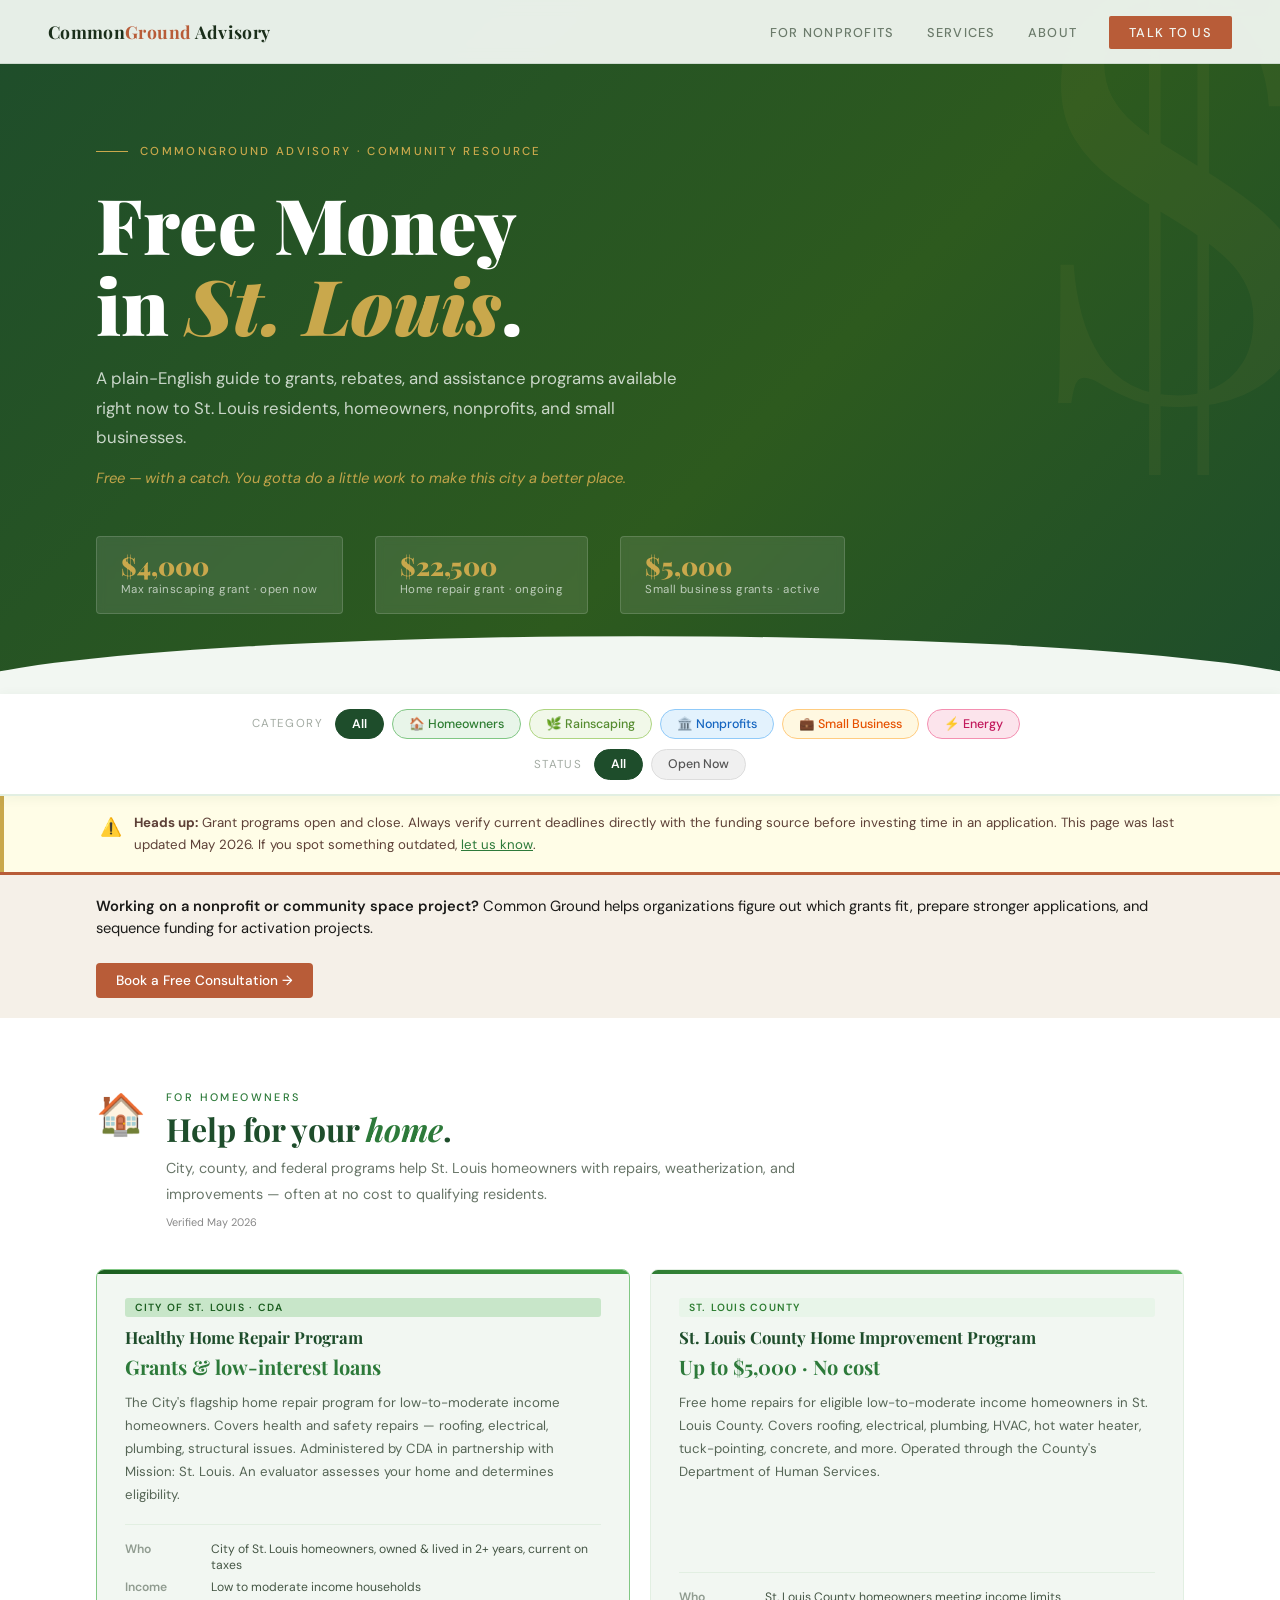
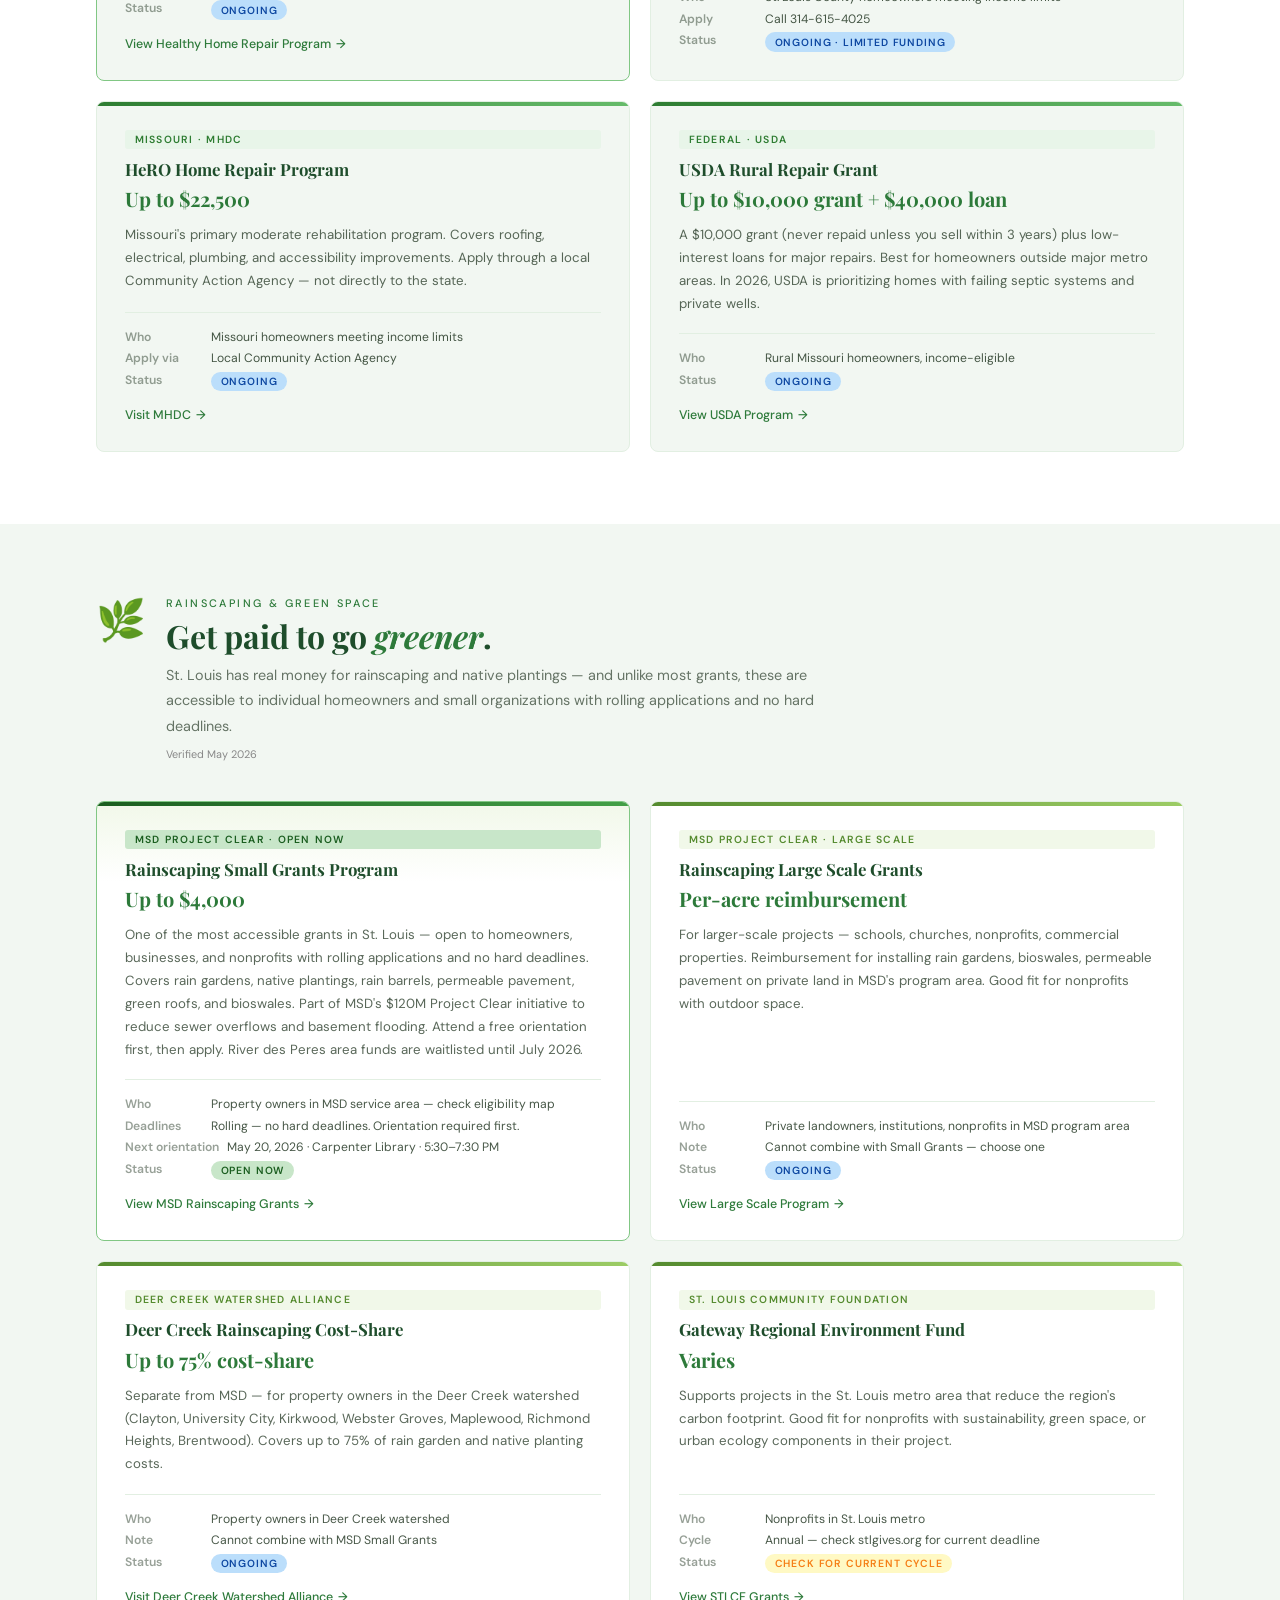
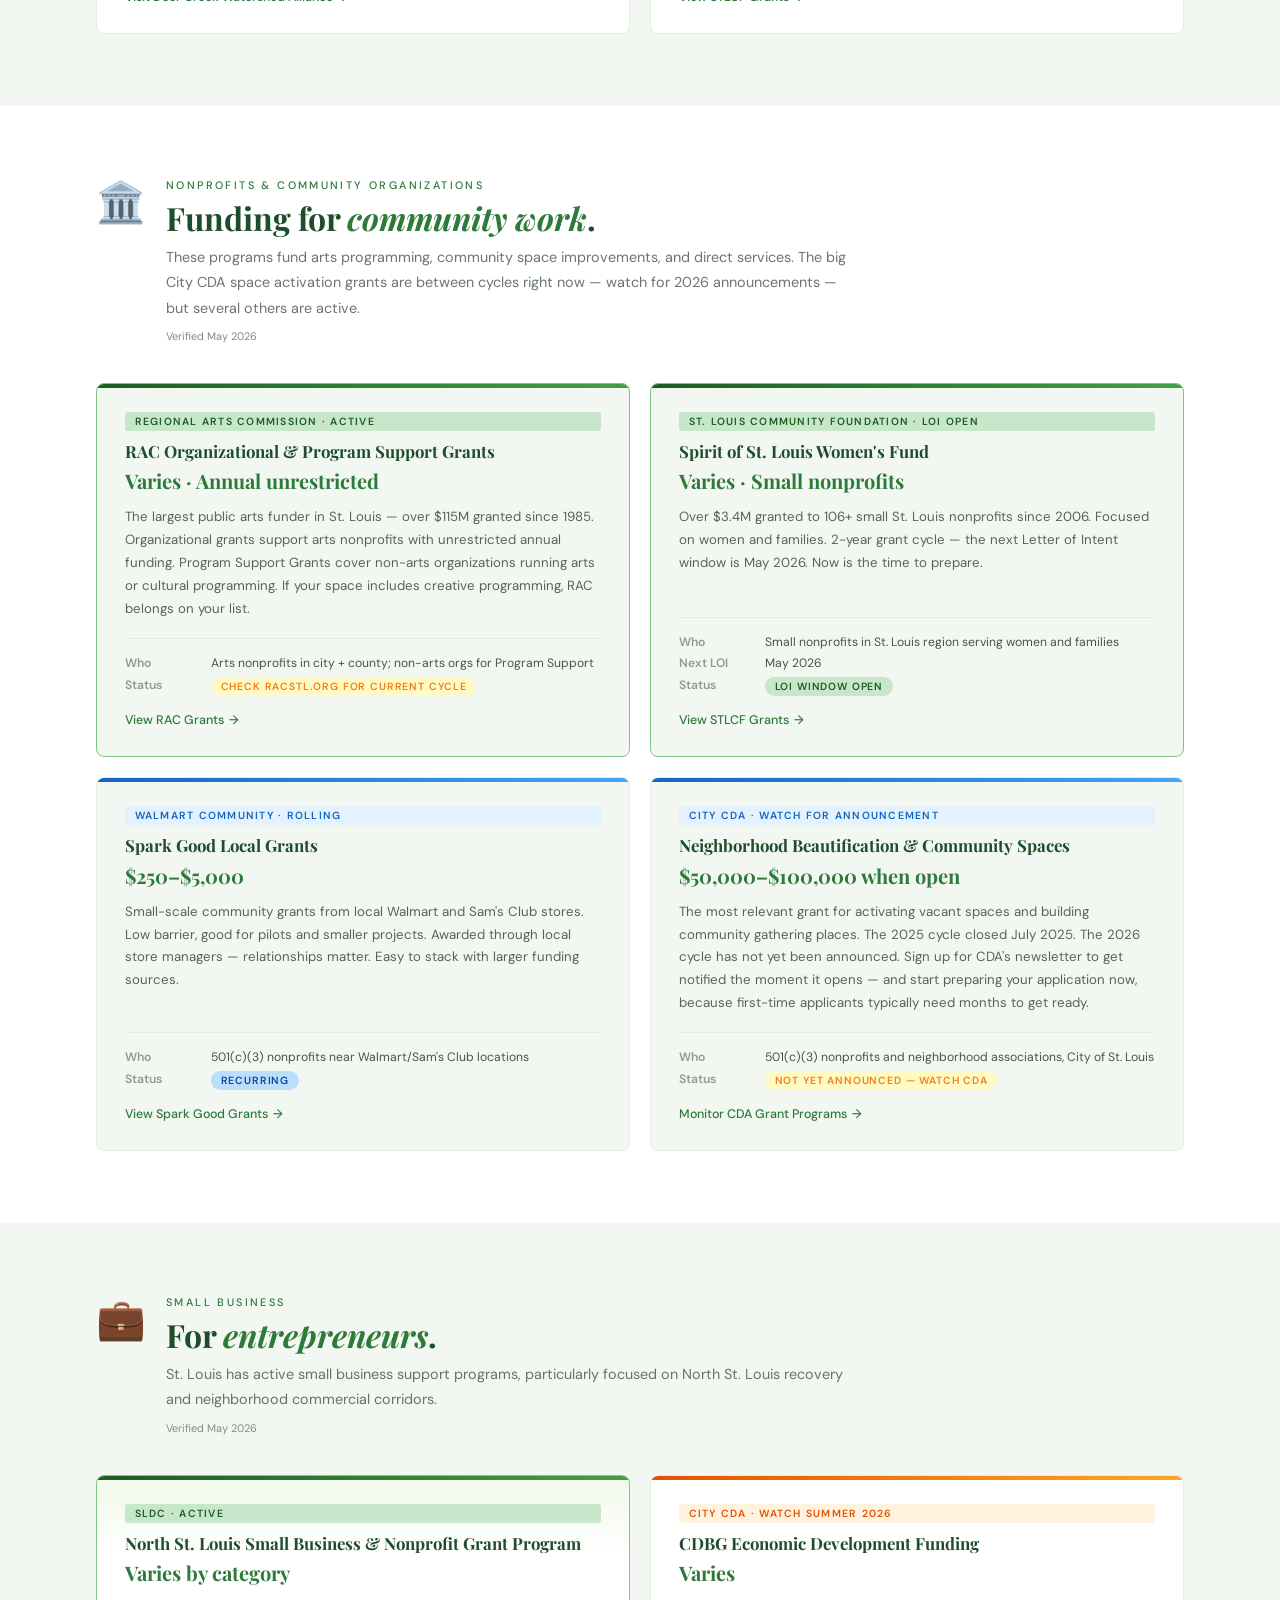
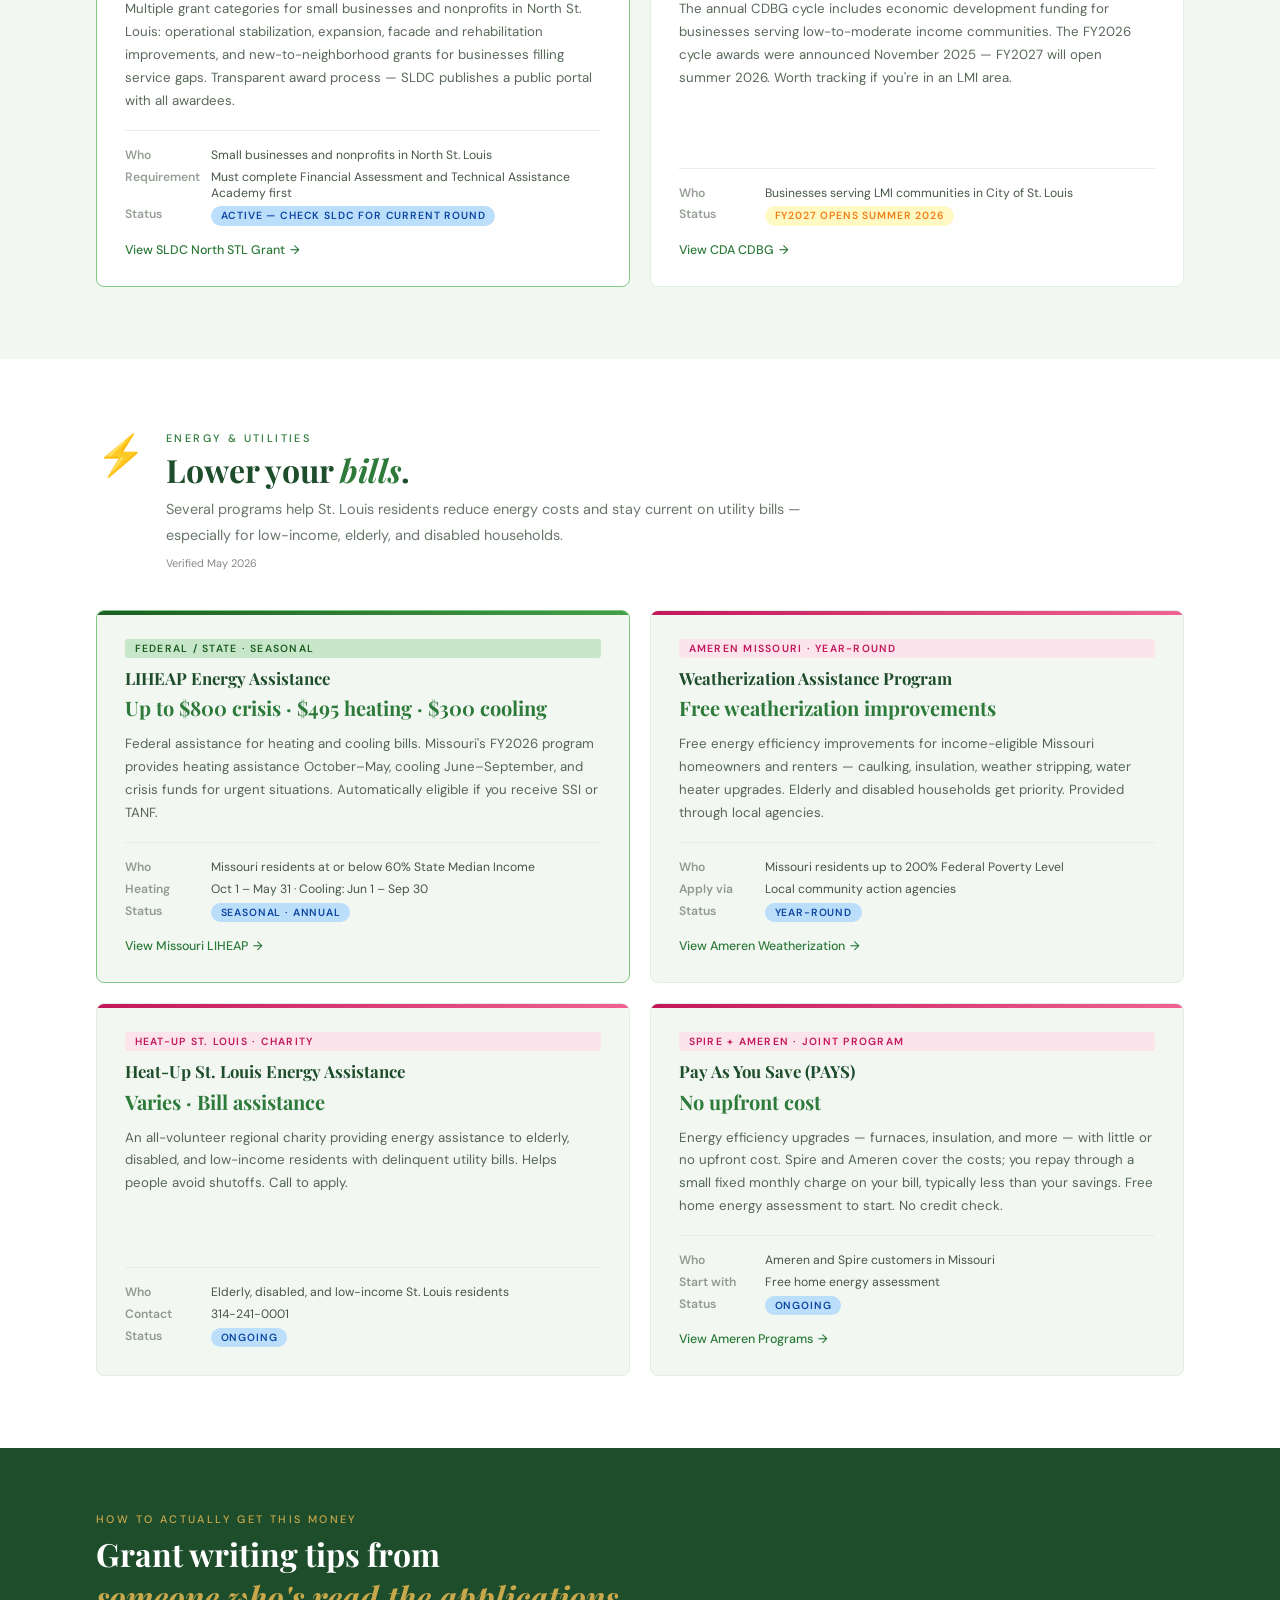
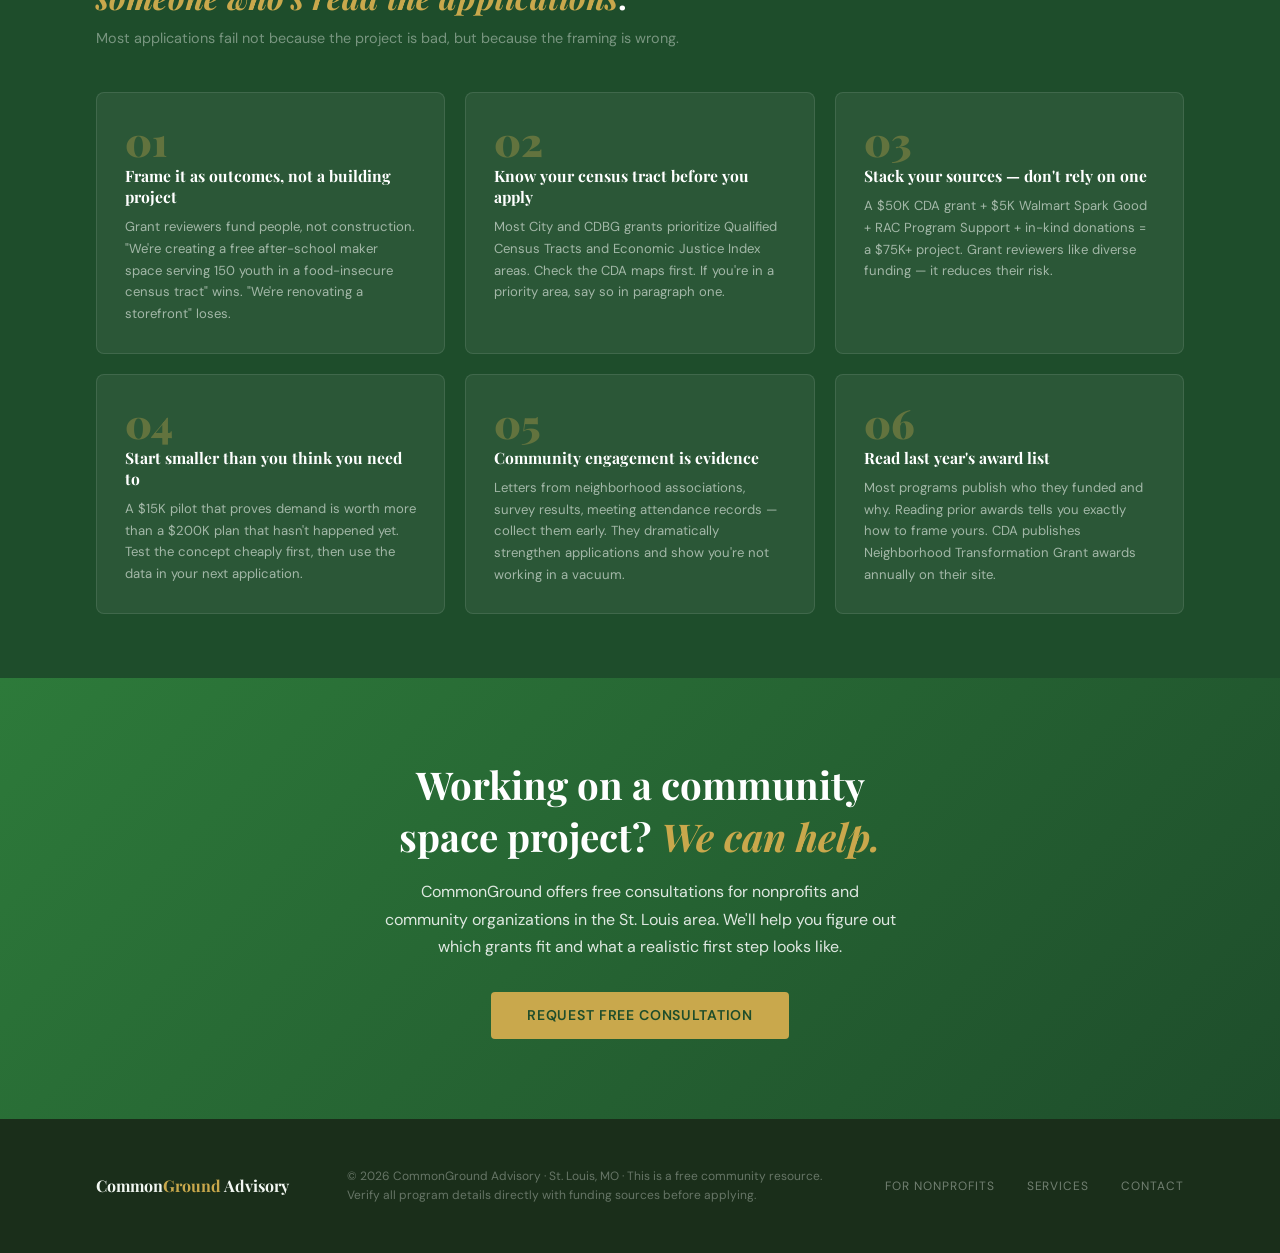
<file: grants.html>
<!DOCTYPE html>
<html lang="en">
<head>
<meta charset="UTF-8">
<meta name="viewport" content="width=device-width, initial-scale=1.0">
<title>Free Money in St. Louis — Grants & Programs Guide 2026 | CommonGround Advisory</title>
<meta name="description" content="A plain-English guide to free money available to St. Louis residents, homeowners, nonprofits, and small businesses. Real programs, honest status, direct links."/>
<meta property="og:title" content="Free Money in St. Louis — Grants Guide 2026"/>
<meta property="og:description" content="A plain-English guide to grants for St. Louis homeowners, nonprofits, and small businesses. Real programs, honest status, direct links."/>
<meta property="og:image" content="https://commonground-mu.vercel.app/og-image.png"/>
<meta property="og:url" content="https://commonground-mu.vercel.app/grants.html"/>
<meta property="og:type" content="website"/>
<meta name="twitter:card" content="summary_large_image"/>
<link rel="icon" href="favicon.svg" type="image/svg+xml"/>
<link rel="preconnect" href="https://fonts.googleapis.com">
<link rel="preconnect" href="https://fonts.gstatic.com" crossorigin>
<link href="https://fonts.googleapis.com/css2?family=Playfair+Display:ital,wght@0,400;0,700;0,900;1,400&family=DM+Sans:wght@300;400;500&display=swap" rel="stylesheet">
<link rel="stylesheet" href="styles.css">
<style>
  /* Grants uses a green palette — override shared defaults */
  :root {
    --ink: #1a2e1a;
    --cream: #f2f7f2;
    --warm: #e2efe2;
    --green-dark: #1e4d2b;
    --green-mid: #2d7a3a;
    --green-light: #4caf65;
    --green-pale: #c8e6c9;
    --gold: #c9a84c;
    --rust: #b85c38;
    --white: #ffffff;
  }

  /* Nav color override for green palette */
  nav {
    background: rgba(242,247,242,0.95);
    border-bottom-color: rgba(30,77,43,0.12);
  }
  .nav-logo span { color: #b85c38; }
  nav ul { list-style: none; display: flex; gap: 2rem; }
  nav ul a { font-size: 0.8rem; font-weight: 500; letter-spacing: 0.1em; text-transform: uppercase; color: var(--ink); text-decoration: none; opacity: 0.6; transition: opacity 0.2s; }
  nav ul a:hover { opacity: 1; }
  .nav-cta { background: #b85c38; color: var(--cream) !important; padding: 0.5rem 1.25rem; border-radius: 2px; opacity: 1 !important; }
  .nav-cta:hover { background: #a04e2e !important; }

  /* HERO */
  .page-hero {
    padding: 9rem 6rem 5rem;
    background: linear-gradient(135deg, var(--green-dark) 0%, #2d5a1e 60%, #1e4d2b 100%);
    color: var(--cream); position: relative; overflow: hidden;
  }
  .page-hero::before {
    content: '$'; font-family: 'Playfair Display', serif; font-size: 36rem;
    position: absolute; right: -3rem; top: -8rem; opacity: 0.06; line-height: 1; pointer-events: none; color: var(--gold);
  }
  .page-hero::after {
    content: ''; position: absolute; bottom: -2px; left: 0; right: 0; height: 60px;
    background: var(--cream); clip-path: ellipse(55% 100% at 50% 100%);
  }
  .eyebrow {
    font-size: 0.72rem; font-weight: 500; letter-spacing: 0.2em; text-transform: uppercase;
    color: var(--gold); margin-bottom: 1.5rem; display: flex; align-items: center; gap: 0.75rem;
  }
  .eyebrow::before { content: ''; display: block; width: 32px; height: 1px; background: var(--gold); }
  .page-hero h1 { font-family: 'Playfair Display', serif; font-size: clamp(3rem, 6vw, 5rem); font-weight: 900; line-height: 1.05; color: #fff; margin-bottom: 1.25rem; }
  .page-hero h1 em { font-style: italic; color: var(--gold); }
  .page-hero-sub { font-size: 1.05rem; line-height: 1.75; opacity: 0.8; max-width: 600px; margin-bottom: 1rem; }
  .catch-line { font-size: 0.92rem; color: var(--gold); font-style: italic; opacity: 0.95; margin-bottom: 3rem; }

  /* STATS ROW */
  .hero-stats {
    display: flex; gap: 2rem; flex-wrap: wrap; margin-top: 1rem;
  }
  .hero-stat {
    background: rgba(255,255,255,0.1); border: 1px solid rgba(255,255,255,0.15);
    border-radius: 4px; padding: 1rem 1.5rem; backdrop-filter: blur(4px);
  }
  .hero-stat-num { font-family: 'Playfair Display', serif; font-size: 1.6rem; font-weight: 900; color: var(--gold); line-height: 1; margin-bottom: 0.2rem; }
  .hero-stat-label { font-size: 0.72rem; opacity: 0.7; letter-spacing: 0.04em; }

  /* CAT NAV */
  .cat-nav {
    background: var(--white); padding: 0.9rem 6rem;
    display: flex; flex-direction: column; gap: 0.6rem;
    border-bottom: 2px solid var(--warm); position: sticky; top: 73px; z-index: 50;
    box-shadow: 0 2px 12px rgba(30,77,43,0.06);
  }
  .filter-row { display: flex; gap: 0.5rem; flex-wrap: wrap; align-items: center; }
  .cat-nav-label { font-size: 0.72rem; letter-spacing: 0.12em; text-transform: uppercase; opacity: 0.4; margin-right: 0.25rem; flex-shrink: 0; }
  .cat-pill {
    padding: 0.4rem 1rem; border-radius: 20px; font-size: 0.78rem; font-weight: 500;
    cursor: pointer; transition: all 0.15s; border: 1.5px solid transparent; white-space: nowrap;
    background: #f0f0f0; color: #555; border-color: #ddd; font-family: 'DM Sans', sans-serif;
  }
  .cat-pill:hover { transform: translateY(-1px); box-shadow: 0 2px 8px rgba(0,0,0,0.1); }
  .cat-pill.active { outline: 2px solid currentColor; outline-offset: 2px; font-weight: 600; }
  .cat-pill.all.active { background: var(--green-dark); color: #fff; border-color: var(--green-dark); }
  .cat-pill.homeowners { background: #e8f5e9; color: #2e7d32; border-color: #81c784; }
  .cat-pill.nonprofits { background: #e3f2fd; color: #1565c0; border-color: #90caf9; }
  .cat-pill.environment { background: #f1f8e9; color: #558b2f; border-color: #aed581; }
  .cat-pill.small-biz { background: #fff8e1; color: #e65100; border-color: #ffcc80; }
  .cat-pill.energy { background: #fce4ec; color: #c2185b; border-color: #f48fb1; }
  .status-pill {
    padding: 0.4rem 1rem; border-radius: 20px; font-size: 0.78rem; font-weight: 500;
    cursor: pointer; transition: all 0.15s; border: 1.5px solid #ddd; white-space: nowrap;
    background: #f0f0f0; color: #555; font-family: 'DM Sans', sans-serif;
  }
  .status-pill:hover { transform: translateY(-1px); box-shadow: 0 2px 8px rgba(0,0,0,0.1); }
  .status-pill.active { background: var(--green-dark); color: #fff; border-color: var(--green-dark); font-weight: 600; }
  .grant-hidden { display: none !important; }
  .grants-count { font-size: 0.78rem; opacity: 0.45; margin-left: auto; align-self: center; }
  .grants-no-results {
    text-align: center; padding: 4rem 2rem; color: #999;
    font-size: 1rem; display: none;
  }

  /* DISCLAIMER */
  .disclaimer {
    background: #fffde7; border-left: 4px solid var(--gold);
    padding: 1rem 6rem; font-size: 0.83rem; line-height: 1.65;
    color: #5d4037; display: flex; align-items: flex-start; gap: 0.75rem;
  }
  .disclaimer-icon { font-size: 1.1rem; flex-shrink: 0; margin-top: 1px; }

  /* SECTIONS */
  /* CONSULT STRIP */
  .consult-strip {
    background: #f5f0e8;
    border-top: 3px solid #b85c38;
    padding: 1.25rem 6rem;
    display: flex;
    align-items: center;
    justify-content: space-between;
    gap: 1.5rem;
    flex-wrap: wrap;
  }
  .consult-strip p {
    font-size: 0.92rem;
    color: #1a1a18;
    line-height: 1.5;
    margin: 0;
  }
  .consult-strip p strong { font-weight: 600; }
  .consult-strip a {
    background: #b85c38;
    color: #fff;
    text-decoration: none;
    padding: 0.55rem 1.25rem;
    border-radius: 4px;
    font-size: 0.85rem;
    font-weight: 500;
    white-space: nowrap;
    transition: background 0.15s;
    flex-shrink: 0;
  }
  .consult-strip a:hover { background: #a04e2e; }

  @media (max-width: 600px) {
    .consult-strip { padding: 1.25rem 1.5rem; flex-direction: column; align-items: flex-start; }
  }

  .grants-section { padding: 4.5rem 6rem; }
  .grants-section:nth-child(odd) { background: var(--cream); }
  .grants-section:nth-child(even) { background: var(--white); }

  .section-header { margin-bottom: 2.5rem; display: flex; align-items: flex-start; gap: 1.25rem; }
  .section-icon { font-size: 2.5rem; line-height: 1; flex-shrink: 0; margin-top: 0.25rem; }
  .section-label { font-size: 0.68rem; font-weight: 500; letter-spacing: 0.22em; text-transform: uppercase; color: var(--green-mid); margin-bottom: 0.4rem; }
  .section-verified { font-size: 0.68rem; color: #888; margin-top: 0.5rem; }
  .grants-section h2 { font-family: 'Playfair Display', serif; font-size: clamp(1.6rem, 2.5vw, 2rem); font-weight: 700; line-height: 1.2; margin-bottom: 0.5rem; color: var(--green-dark); }
  .grants-section h2 em { font-style: italic; color: var(--green-mid); }
  .section-intro { font-size: 0.9rem; line-height: 1.75; opacity: 0.65; max-width: 680px; }

  /* GRANT CARDS */
  .grants-grid { display: grid; grid-template-columns: repeat(2, 1fr); gap: 1.25rem; }

  .grant-card {
    background: var(--white); border: 1.5px solid var(--warm);
    border-radius: 8px; padding: 1.75rem; position: relative;
    transition: transform 0.2s, box-shadow 0.2s; display: flex; flex-direction: column;
    overflow: hidden;
  }
  .grants-section:nth-child(even) .grant-card { background: var(--cream); }
  .grant-card:hover { transform: translateY(-2px); box-shadow: 0 8px 28px rgba(30,77,43,0.1); }

  .grant-card::before {
    content: ''; position: absolute; top: 0; left: 0; right: 0; height: 4px;
  }
  .grant-card.homeowners::before { background: linear-gradient(90deg, #2e7d32, #66bb6a); }
  .grant-card.nonprofits::before { background: linear-gradient(90deg, #1565c0, #42a5f5); }
  .grant-card.environment::before { background: linear-gradient(90deg, #558b2f, #9ccc65); }
  .grant-card.small-biz::before { background: linear-gradient(90deg, #e65100, #ffa726); }
  .grant-card.energy::before { background: linear-gradient(90deg, #c2185b, #f06292); }
  .grant-card.federal::before { background: linear-gradient(90deg, #4527a0, #7e57c2); }
  .grant-card.open-now::before { background: linear-gradient(90deg, #1b5e20, #43a047); }

  /* Open now highlight */
  .grant-card.open-now {
    border-color: #81c784;
    background: linear-gradient(180deg, #f1f8e9 0%, var(--white) 80px);
  }

  .grant-badge {
    display: inline-flex; align-items: center; gap: 0.4rem;
    font-size: 0.65rem; letter-spacing: 0.12em; text-transform: uppercase;
    font-weight: 600; margin-bottom: 0.6rem; padding: 0.2rem 0.6rem;
    border-radius: 3px;
  }
  .grant-card.homeowners .grant-badge { background: #e8f5e9; color: #2e7d32; }
  .grant-card.nonprofits .grant-badge { background: #e3f2fd; color: #1565c0; }
  .grant-card.environment .grant-badge { background: #f1f8e9; color: #558b2f; }
  .grant-card.small-biz .grant-badge { background: #fff3e0; color: #e65100; }
  .grant-card.energy .grant-badge { background: #fce4ec; color: #c2185b; }
  .grant-card.federal .grant-badge { background: #ede7f6; color: #4527a0; }
  .grant-card.open-now .grant-badge { background: #c8e6c9; color: #1b5e20; }

  .grant-name { font-family: 'Playfair Display', serif; font-size: 1.05rem; font-weight: 700; margin-bottom: 0.3rem; line-height: 1.3; color: var(--green-dark); }
  .grant-amount { font-size: 1.25rem; font-weight: 700; color: var(--green-mid); font-family: 'Playfair Display', serif; margin-bottom: 0.75rem; }
  .grant-desc { font-size: 0.83rem; line-height: 1.72; opacity: 0.72; flex: 1; }

  .grant-meta { margin-top: 1.1rem; padding-top: 1rem; border-top: 1px solid var(--warm); display: flex; flex-direction: column; gap: 0.35rem; }
  .grant-meta-row { display: flex; gap: 0.5rem; font-size: 0.76rem; }
  .grant-meta-label { font-weight: 600; opacity: 0.45; min-width: 78px; flex-shrink: 0; }
  .grant-meta-value { opacity: 0.8; }

  .status-badge {
    display: inline-block; padding: 0.2rem 0.6rem; border-radius: 20px;
    font-size: 0.65rem; letter-spacing: 0.08em; text-transform: uppercase; font-weight: 600;
  }
  .status-open { background: #c8e6c9; color: #1b5e20; }
  .status-rolling { background: #bbdefb; color: #0d47a1; }
  .status-watch { background: #fff9c4; color: #f57f17; }
  .status-closed { background: #f5f5f5; color: #9e9e9e; }
  .status-ongoing { background: #e8eaf6; color: #283593; }

  .grant-link {
    display: inline-flex; align-items: center; gap: 0.3rem;
    margin-top: 1rem; font-size: 0.78rem; font-weight: 500; color: var(--green-mid);
    text-decoration: none; transition: color 0.2s;
  }
  .grant-link:hover { color: var(--green-dark); }
  .grant-link::after { content: '→'; }

  /* TIPS */
  .tips-band {
    background: var(--green-dark); color: var(--cream);
    padding: 4rem 6rem;
  }
  .tips-band h2 { font-family: 'Playfair Display', serif; font-size: clamp(1.6rem, 2.5vw, 2rem); color: #fff; margin-bottom: 0.5rem; }
  .tips-band h2 em { color: var(--gold); font-style: italic; }
  .tips-band .section-intro { color: rgba(242,247,242,0.65); margin-bottom: 2.5rem; }
  .tips-grid { display: grid; grid-template-columns: repeat(3, 1fr); gap: 1.25rem; }
  .tip-card { background: rgba(255,255,255,0.06); border: 1px solid rgba(255,255,255,0.1); border-radius: 8px; padding: 1.75rem; }
  .tip-num { font-family: 'Playfair Display', serif; font-size: 2.5rem; font-weight: 900; color: var(--gold); opacity: 0.35; line-height: 1; }
  .tip-title { font-family: 'Playfair Display', serif; font-size: 0.98rem; font-weight: 700; color: #fff; margin: 0.25rem 0 0.6rem; }
  .tip-desc { font-size: 0.82rem; line-height: 1.65; opacity: 0.6; }

  /* CTA */
  .page-cta {
    background: linear-gradient(135deg, var(--green-mid), var(--green-dark));
    color: #fff; padding: 5rem 6rem; text-align: center;
  }
  .page-cta h2 { font-family: 'Playfair Display', serif; font-size: clamp(1.8rem, 3vw, 2.6rem); color: #fff; margin-bottom: 1rem; }
  .page-cta h2 em { color: var(--gold); }
  .page-cta p { font-size: 1rem; opacity: 0.85; max-width: 520px; margin: 0 auto 2rem; line-height: 1.7; }
  .btn-primary {
    background: var(--gold); color: var(--green-dark); padding: 0.9rem 2.25rem; border: none; border-radius: 4px;
    font-family: 'DM Sans', sans-serif; font-size: 0.88rem; font-weight: 600; letter-spacing: 0.06em;
    text-transform: uppercase; cursor: pointer; text-decoration: none; display: inline-block; transition: background 0.2s, transform 0.15s;
  }
  .btn-primary:hover { background: #e0c060; transform: translateY(-1px); }

  footer {
    background: var(--ink); color: var(--cream); padding: 3rem 6rem;
    display: flex; align-items: center; justify-content: space-between; flex-wrap: wrap; gap: 1rem;
  }
  .footer-logo { font-family: 'Playfair Display', serif; font-size: 1rem; font-weight: 700; color: var(--cream); text-decoration: none; }
  .footer-logo span { color: var(--gold); }
  footer p { font-size: 0.75rem; opacity: 0.35; max-width: 480px; line-height: 1.6; }
  .footer-links { display: flex; gap: 2rem; }
  .footer-links a { font-size: 0.75rem; color: var(--cream); text-decoration: none; opacity: 0.4; letter-spacing: 0.08em; text-transform: uppercase; transition: opacity 0.2s; }
  .footer-links a:hover { opacity: 0.9; }

  @media (max-width: 900px) {
    nav { padding: 1rem 1.5rem; }
    nav ul { display: none; }
    .page-hero { padding: 7rem 1.5rem 5rem; }
    .cat-nav { padding: 0.75rem 1.5rem; top: 64px; }
    .cat-pill, .status-pill { font-size: 0.72rem; padding: 0.35rem 0.75rem; }
    .disclaimer { padding: 1rem 1.5rem; }
    .grants-section { padding: 3rem 1.5rem; }
    .grants-grid { grid-template-columns: 1fr; }
    .tips-band { padding: 3rem 1.5rem; }
    .tips-grid { grid-template-columns: 1fr; }
    .page-cta { padding: 4rem 1.5rem; }
    footer { padding: 2rem 1.5rem; flex-direction: column; align-items: flex-start; }
    .hero-stats { gap: 1rem; }
  }
</style>
<script async src="https://www.googletagmanager.com/gtag/js?id=G-XXXXXXXXXX"></script>
<script>
  window.dataLayer = window.dataLayer || [];
  function gtag(){dataLayer.push(arguments);}
  gtag('js', new Date());
  gtag('config', 'G-XXXXXXXXXX');
</script>
</head>
<body>

<nav>
  <a href="index.html" class="nav-logo">Common<span>Ground</span> Advisory</a>
  <ul>
    <li><a href="index.html#nonprofits">For Nonprofits</a></li>
    <li><a href="index.html#services">Services</a></li>
    <li><a href="index.html#about">About</a></li>
    <li><a href="index.html#contact" class="nav-cta">Talk to Us</a></li>
  </ul>
</nav>

<div class="page-hero">
  <div class="eyebrow">CommonGround Advisory · Community Resource</div>
  <h1>Free Money<br>in <em>St. Louis</em>.</h1>
  <p class="page-hero-sub">A plain-English guide to grants, rebates, and assistance programs available right now to St. Louis residents, homeowners, nonprofits, and small businesses.</p>
  <p class="catch-line">Free — with a catch. You gotta do a little work to make this city a better place.</p>
  <div class="hero-stats">
    <div class="hero-stat">
      <div class="hero-stat-num">$4,000</div>
      <div class="hero-stat-label">Max rainscaping grant · open now</div>
    </div>
    <div class="hero-stat">
      <div class="hero-stat-num">$22,500</div>
      <div class="hero-stat-label">Home repair grant · ongoing</div>
    </div>
    <div class="hero-stat">
      <div class="hero-stat-num">$5,000</div>
      <div class="hero-stat-label">Small business grants · active</div>
    </div>
  </div>
</div>

<nav class="cat-nav" aria-label="Filter grants">
  <div class="filter-row">
    <span class="cat-nav-label">Category</span>
    <button class="cat-pill all active" data-category="all">All</button>
    <button class="cat-pill homeowners" data-category="homeowners">🏠 Homeowners</button>
    <button class="cat-pill environment" data-category="environment">🌿 Rainscaping</button>
    <button class="cat-pill nonprofits" data-category="nonprofits">🏛️ Nonprofits</button>
    <button class="cat-pill small-biz" data-category="small-biz">💼 Small Business</button>
    <button class="cat-pill energy" data-category="energy">⚡ Energy</button>
    <span class="grants-count" id="grants-count"></span>
  </div>
  <div class="filter-row">
    <span class="cat-nav-label">Status</span>
    <button class="status-pill active" data-status="all">All</button>
    <button class="status-pill" data-status="open-now">Open Now</button>
  </div>
</nav>

<div class="disclaimer">
  <span class="disclaimer-icon">⚠️</span>
  <span><strong>Heads up:</strong> Grant programs open and close. Always verify current deadlines directly with the funding source before investing time in an application. This page was last updated May 2026. If you spot something outdated, <a href="index.html#contact" style="color:var(--green-mid)">let us know</a>.</span>
</div>

<div class="consult-strip">
  <p><strong>Working on a nonprofit or community space project?</strong> Common Ground helps organizations figure out which grants fit, prepare stronger applications, and sequence funding for activation projects.</p>
  <a href="index.html#contact">Book a Free Consultation →</a>
</div>

<!-- HOMEOWNERS -->
<section class="grants-section" id="homeowners" data-verified="2026-05">
  <div class="section-header">
    <div class="section-icon">🏠</div>
    <div>
      <div class="section-label">For Homeowners</div>
      <h2>Help for your <em>home</em>.</h2>
      <p class="section-intro">City, county, and federal programs help St. Louis homeowners with repairs, weatherization, and improvements — often at no cost to qualifying residents.</p>
    </div>
  </div>
  <div class="grants-grid">

    <div class="grant-card homeowners open-now">
      <div class="grant-badge">City of St. Louis · CDA</div>
      <div class="grant-name">Healthy Home Repair Program</div>
      <div class="grant-amount">Grants & low-interest loans</div>
      <p class="grant-desc">The City's flagship home repair program for low-to-moderate income homeowners. Covers health and safety repairs — roofing, electrical, plumbing, structural issues. Administered by CDA in partnership with Mission: St. Louis. An evaluator assesses your home and determines eligibility.</p>
      <div class="grant-meta">
        <div class="grant-meta-row"><span class="grant-meta-label">Who</span><span class="grant-meta-value">City of St. Louis homeowners, owned & lived in 2+ years, current on taxes</span></div>
        <div class="grant-meta-row"><span class="grant-meta-label">Income</span><span class="grant-meta-value">Low to moderate income households</span></div>
        <div class="grant-meta-row"><span class="grant-meta-label">Status</span><span class="status-badge status-rolling">Ongoing</span></div>
      </div>
      <a href="https://www.stlouis-mo.gov/government/departments/community-development/home-repair.cfm" target="_blank" rel="noopener noreferrer" class="grant-link">View Healthy Home Repair Program</a>
    </div>

    <div class="grant-card homeowners">
      <div class="grant-badge">St. Louis County</div>
      <div class="grant-name">St. Louis County Home Improvement Program</div>
      <div class="grant-amount">Up to $5,000 · No cost</div>
      <p class="grant-desc">Free home repairs for eligible low-to-moderate income homeowners in St. Louis County. Covers roofing, electrical, plumbing, HVAC, hot water heater, tuck-pointing, concrete, and more. Operated through the County's Department of Human Services.</p>
      <div class="grant-meta">
        <div class="grant-meta-row"><span class="grant-meta-label">Who</span><span class="grant-meta-value">St. Louis County homeowners meeting income limits</span></div>
        <div class="grant-meta-row"><span class="grant-meta-label">Apply</span><span class="grant-meta-value">Call 314-615-4025</span></div>
        <div class="grant-meta-row"><span class="grant-meta-label">Status</span><span class="status-badge status-rolling">Ongoing · limited funding</span></div>
      </div>
    </div>

    <div class="grant-card homeowners">
      <div class="grant-badge">Missouri · MHDC</div>
      <div class="grant-name">HeRO Home Repair Program</div>
      <div class="grant-amount">Up to $22,500</div>
      <p class="grant-desc">Missouri's primary moderate rehabilitation program. Covers roofing, electrical, plumbing, and accessibility improvements. Apply through a local Community Action Agency — not directly to the state.</p>
      <div class="grant-meta">
        <div class="grant-meta-row"><span class="grant-meta-label">Who</span><span class="grant-meta-value">Missouri homeowners meeting income limits</span></div>
        <div class="grant-meta-row"><span class="grant-meta-label">Apply via</span><span class="grant-meta-value">Local Community Action Agency</span></div>
        <div class="grant-meta-row"><span class="grant-meta-label">Status</span><span class="status-badge status-rolling">Ongoing</span></div>
      </div>
      <a href="https://mhdc.com" target="_blank" rel="noopener noreferrer" class="grant-link">Visit MHDC</a>
    </div>

    <div class="grant-card homeowners">
      <div class="grant-badge">Federal · USDA</div>
      <div class="grant-name">USDA Rural Repair Grant</div>
      <div class="grant-amount">Up to $10,000 grant + $40,000 loan</div>
      <p class="grant-desc">A $10,000 grant (never repaid unless you sell within 3 years) plus low-interest loans for major repairs. Best for homeowners outside major metro areas. In 2026, USDA is prioritizing homes with failing septic systems and private wells.</p>
      <div class="grant-meta">
        <div class="grant-meta-row"><span class="grant-meta-label">Who</span><span class="grant-meta-value">Rural Missouri homeowners, income-eligible</span></div>
        <div class="grant-meta-row"><span class="grant-meta-label">Status</span><span class="status-badge status-rolling">Ongoing</span></div>
      </div>
      <a href="https://www.rd.usda.gov/programs-services/single-family-housing-programs/single-family-housing-repair-loans-grants" target="_blank" rel="noopener noreferrer" class="grant-link">View USDA Program</a>
    </div>

  </div>
</section>

<!-- ENVIRONMENT -->
<section class="grants-section" id="environment" data-verified="2026-05">
  <div class="section-header">
    <div class="section-icon">🌿</div>
    <div>
      <div class="section-label">Rainscaping & Green Space</div>
      <h2>Get paid to go <em>greener</em>.</h2>
      <p class="section-intro">St. Louis has real money for rainscaping and native plantings — and unlike most grants, these are accessible to individual homeowners and small organizations with rolling applications and no hard deadlines.</p>
    </div>
  </div>
  <div class="grants-grid">

    <div class="grant-card environment open-now">
      <div class="grant-badge">MSD Project Clear · Open Now</div>
      <div class="grant-name">Rainscaping Small Grants Program</div>
      <div class="grant-amount">Up to $4,000</div>
      <p class="grant-desc">One of the most accessible grants in St. Louis — open to homeowners, businesses, and nonprofits with rolling applications and no hard deadlines. Covers rain gardens, native plantings, rain barrels, permeable pavement, green roofs, and bioswales. Part of MSD's $120M Project Clear initiative to reduce sewer overflows and basement flooding. Attend a free orientation first, then apply. River des Peres area funds are waitlisted until July 2026.</p>
      <div class="grant-meta">
        <div class="grant-meta-row"><span class="grant-meta-label">Who</span><span class="grant-meta-value">Property owners in MSD service area — check eligibility map</span></div>
        <div class="grant-meta-row"><span class="grant-meta-label">Deadlines</span><span class="grant-meta-value">Rolling — no hard deadlines. Orientation required first.</span></div>
        <div class="grant-meta-row"><span class="grant-meta-label">Next orientation</span><span class="grant-meta-value">May 20, 2026 · Carpenter Library · 5:30–7:30 PM</span></div>
        <div class="grant-meta-row"><span class="grant-meta-label">Status</span><span class="status-badge status-open">Open Now</span></div>
      </div>
      <a href="https://msdprojectclear.org/what-we-do/rainscaping/small-grants/" target="_blank" rel="noopener noreferrer" class="grant-link">View MSD Rainscaping Grants</a>
    </div>

    <div class="grant-card environment">
      <div class="grant-badge">MSD Project Clear · Large Scale</div>
      <div class="grant-name">Rainscaping Large Scale Grants</div>
      <div class="grant-amount">Per-acre reimbursement</div>
      <p class="grant-desc">For larger-scale projects — schools, churches, nonprofits, commercial properties. Reimbursement for installing rain gardens, bioswales, permeable pavement on private land in MSD's program area. Good fit for nonprofits with outdoor space.</p>
      <div class="grant-meta">
        <div class="grant-meta-row"><span class="grant-meta-label">Who</span><span class="grant-meta-value">Private landowners, institutions, nonprofits in MSD program area</span></div>
        <div class="grant-meta-row"><span class="grant-meta-label">Note</span><span class="grant-meta-value">Cannot combine with Small Grants — choose one</span></div>
        <div class="grant-meta-row"><span class="grant-meta-label">Status</span><span class="status-badge status-rolling">Ongoing</span></div>
      </div>
      <a href="https://www.stlmsd.com/what-we-do/stormwater-management/rainscaping-large-scale-grants-program" target="_blank" rel="noopener noreferrer" class="grant-link">View Large Scale Program</a>
    </div>

    <div class="grant-card environment">
      <div class="grant-badge">Deer Creek Watershed Alliance</div>
      <div class="grant-name">Deer Creek Rainscaping Cost-Share</div>
      <div class="grant-amount">Up to 75% cost-share</div>
      <p class="grant-desc">Separate from MSD — for property owners in the Deer Creek watershed (Clayton, University City, Kirkwood, Webster Groves, Maplewood, Richmond Heights, Brentwood). Covers up to 75% of rain garden and native planting costs.</p>
      <div class="grant-meta">
        <div class="grant-meta-row"><span class="grant-meta-label">Who</span><span class="grant-meta-value">Property owners in Deer Creek watershed</span></div>
        <div class="grant-meta-row"><span class="grant-meta-label">Note</span><span class="grant-meta-value">Cannot combine with MSD Small Grants</span></div>
        <div class="grant-meta-row"><span class="grant-meta-label">Status</span><span class="status-badge status-rolling">Ongoing</span></div>
      </div>
      <a href="https://www.deercreekstl.org" target="_blank" rel="noopener noreferrer" class="grant-link">Visit Deer Creek Watershed Alliance</a>
    </div>

    <div class="grant-card environment">
      <div class="grant-badge">St. Louis Community Foundation</div>
      <div class="grant-name">Gateway Regional Environment Fund</div>
      <div class="grant-amount">Varies</div>
      <p class="grant-desc">Supports projects in the St. Louis metro area that reduce the region's carbon footprint. Good fit for nonprofits with sustainability, green space, or urban ecology components in their project.</p>
      <div class="grant-meta">
        <div class="grant-meta-row"><span class="grant-meta-label">Who</span><span class="grant-meta-value">Nonprofits in St. Louis metro</span></div>
        <div class="grant-meta-row"><span class="grant-meta-label">Cycle</span><span class="grant-meta-value">Annual — check stlgives.org for current deadline</span></div>
        <div class="grant-meta-row"><span class="grant-meta-label">Status</span><span class="status-badge status-watch">Check for current cycle</span></div>
      </div>
      <a href="https://stlgives.org/nonprofits/grants-management/" target="_blank" rel="noopener noreferrer" class="grant-link">View STLCF Grants</a>
    </div>

  </div>
</section>

<!-- NONPROFITS -->
<section class="grants-section" id="nonprofits" data-verified="2026-05">
  <div class="section-header">
    <div class="section-icon">🏛️</div>
    <div>
      <div class="section-label">Nonprofits & Community Organizations</div>
      <h2>Funding for <em>community work</em>.</h2>
      <p class="section-intro">These programs fund arts programming, community space improvements, and direct services. The big City CDA space activation grants are between cycles right now — watch for 2026 announcements — but several others are active.</p>
    </div>
  </div>
  <div class="grants-grid">

    <div class="grant-card nonprofits open-now">
      <div class="grant-badge">Regional Arts Commission · Active</div>
      <div class="grant-name">RAC Organizational & Program Support Grants</div>
      <div class="grant-amount">Varies · Annual unrestricted</div>
      <p class="grant-desc">The largest public arts funder in St. Louis — over $115M granted since 1985. Organizational grants support arts nonprofits with unrestricted annual funding. Program Support Grants cover non-arts organizations running arts or cultural programming. If your space includes creative programming, RAC belongs on your list.</p>
      <div class="grant-meta">
        <div class="grant-meta-row"><span class="grant-meta-label">Who</span><span class="grant-meta-value">Arts nonprofits in city + county; non-arts orgs for Program Support</span></div>
        <div class="grant-meta-row"><span class="grant-meta-label">Status</span><span class="status-badge status-watch">Check racstl.org for current cycle</span></div>
      </div>
      <a href="https://racstl.org/grants/" target="_blank" rel="noopener noreferrer" class="grant-link">View RAC Grants</a>
    </div>

    <div class="grant-card nonprofits open-now">
      <div class="grant-badge">St. Louis Community Foundation · LOI Open</div>
      <div class="grant-name">Spirit of St. Louis Women's Fund</div>
      <div class="grant-amount">Varies · Small nonprofits</div>
      <p class="grant-desc">Over $3.4M granted to 106+ small St. Louis nonprofits since 2006. Focused on women and families. 2-year grant cycle — the next Letter of Intent window is May 2026. Now is the time to prepare.</p>
      <div class="grant-meta">
        <div class="grant-meta-row"><span class="grant-meta-label">Who</span><span class="grant-meta-value">Small nonprofits in St. Louis region serving women and families</span></div>
        <div class="grant-meta-row"><span class="grant-meta-label">Next LOI</span><span class="grant-meta-value">May 2026</span></div>
        <div class="grant-meta-row"><span class="grant-meta-label">Status</span><span class="status-badge status-open">LOI window open</span></div>
      </div>
      <a href="https://stlgives.org/nonprofits/grants-management/" target="_blank" rel="noopener noreferrer" class="grant-link">View STLCF Grants</a>
    </div>

    <div class="grant-card nonprofits">
      <div class="grant-badge">Walmart Community · Rolling</div>
      <div class="grant-name">Spark Good Local Grants</div>
      <div class="grant-amount">$250–$5,000</div>
      <p class="grant-desc">Small-scale community grants from local Walmart and Sam's Club stores. Low barrier, good for pilots and smaller projects. Awarded through local store managers — relationships matter. Easy to stack with larger funding sources.</p>
      <div class="grant-meta">
        <div class="grant-meta-row"><span class="grant-meta-label">Who</span><span class="grant-meta-value">501(c)(3) nonprofits near Walmart/Sam's Club locations</span></div>
        <div class="grant-meta-row"><span class="grant-meta-label">Status</span><span class="status-badge status-rolling">Recurring</span></div>
      </div>
      <a href="https://walmart.org/how-we-give/local-community-grants" target="_blank" rel="noopener noreferrer" class="grant-link">View Spark Good Grants</a>
    </div>

    <div class="grant-card nonprofits">
      <div class="grant-badge">City CDA · Watch for Announcement</div>
      <div class="grant-name">Neighborhood Beautification & Community Spaces</div>
      <div class="grant-amount">$50,000–$100,000 when open</div>
      <p class="grant-desc">The most relevant grant for activating vacant spaces and building community gathering places. The 2025 cycle closed July 2025. The 2026 cycle has not yet been announced. Sign up for CDA's newsletter to get notified the moment it opens — and start preparing your application now, because first-time applicants typically need months to get ready.</p>
      <div class="grant-meta">
        <div class="grant-meta-row"><span class="grant-meta-label">Who</span><span class="grant-meta-value">501(c)(3) nonprofits and neighborhood associations, City of St. Louis</span></div>
        <div class="grant-meta-row"><span class="grant-meta-label">Status</span><span class="status-badge status-watch">Not yet announced — watch CDA</span></div>
      </div>
      <a href="https://www.stlouis-mo.gov/CDA/neighborhood-nofa/index.cfm" target="_blank" rel="noopener noreferrer" class="grant-link">Monitor CDA Grant Programs</a>
    </div>

  </div>
</section>

<!-- SMALL BUSINESS -->
<section class="grants-section" id="small-biz" data-verified="2026-05">
  <div class="section-header">
    <div class="section-icon">💼</div>
    <div>
      <div class="section-label">Small Business</div>
      <h2>For <em>entrepreneurs</em>.</h2>
      <p class="section-intro">St. Louis has active small business support programs, particularly focused on North St. Louis recovery and neighborhood commercial corridors.</p>
    </div>
  </div>
  <div class="grants-grid">

    <div class="grant-card small-biz open-now">
      <div class="grant-badge">SLDC · Active</div>
      <div class="grant-name">North St. Louis Small Business & Nonprofit Grant Program</div>
      <div class="grant-amount">Varies by category</div>
      <p class="grant-desc">Multiple grant categories for small businesses and nonprofits in North St. Louis: operational stabilization, expansion, facade and rehabilitation improvements, and new-to-neighborhood grants for businesses filling service gaps. Transparent award process — SLDC publishes a public portal with all awardees.</p>
      <div class="grant-meta">
        <div class="grant-meta-row"><span class="grant-meta-label">Who</span><span class="grant-meta-value">Small businesses and nonprofits in North St. Louis</span></div>
        <div class="grant-meta-row"><span class="grant-meta-label">Requirement</span><span class="grant-meta-value">Must complete Financial Assessment and Technical Assistance Academy first</span></div>
        <div class="grant-meta-row"><span class="grant-meta-label">Status</span><span class="status-badge status-rolling">Active — check SLDC for current round</span></div>
      </div>
      <a href="https://www.developstlouis.org/nstlsmallbizgrant" target="_blank" rel="noopener noreferrer" class="grant-link">View SLDC North STL Grant</a>
    </div>

    <div class="grant-card small-biz">
      <div class="grant-badge">City CDA · Watch Summer 2026</div>
      <div class="grant-name">CDBG Economic Development Funding</div>
      <div class="grant-amount">Varies</div>
      <p class="grant-desc">The annual CDBG cycle includes economic development funding for businesses serving low-to-moderate income communities. The FY2026 cycle awards were announced November 2025 — FY2027 will open summer 2026. Worth tracking if you're in an LMI area.</p>
      <div class="grant-meta">
        <div class="grant-meta-row"><span class="grant-meta-label">Who</span><span class="grant-meta-value">Businesses serving LMI communities in City of St. Louis</span></div>
        <div class="grant-meta-row"><span class="grant-meta-label">Status</span><span class="status-badge status-watch">FY2027 opens summer 2026</span></div>
      </div>
      <a href="https://www.stlouis-mo.gov/CDA/cdbg/2026.cfm" target="_blank" rel="noopener noreferrer" class="grant-link">View CDA CDBG</a>
    </div>

  </div>
</section>

<!-- ENERGY -->
<section class="grants-section" id="energy" data-verified="2026-05">
  <div class="section-header">
    <div class="section-icon">⚡</div>
    <div>
      <div class="section-label">Energy & Utilities</div>
      <h2>Lower your <em>bills</em>.</h2>
      <p class="section-intro">Several programs help St. Louis residents reduce energy costs and stay current on utility bills — especially for low-income, elderly, and disabled households.</p>
    </div>
  </div>
  <div class="grants-grid">

    <div class="grant-card energy open-now">
      <div class="grant-badge">Federal / State · Seasonal</div>
      <div class="grant-name">LIHEAP Energy Assistance</div>
      <div class="grant-amount">Up to $800 crisis · $495 heating · $300 cooling</div>
      <p class="grant-desc">Federal assistance for heating and cooling bills. Missouri's FY2026 program provides heating assistance October–May, cooling June–September, and crisis funds for urgent situations. Automatically eligible if you receive SSI or TANF.</p>
      <div class="grant-meta">
        <div class="grant-meta-row"><span class="grant-meta-label">Who</span><span class="grant-meta-value">Missouri residents at or below 60% State Median Income</span></div>
        <div class="grant-meta-row"><span class="grant-meta-label">Heating</span><span class="grant-meta-value">Oct 1 – May 31 · Cooling: Jun 1 – Sep 30</span></div>
        <div class="grant-meta-row"><span class="grant-meta-label">Status</span><span class="status-badge status-rolling">Seasonal · annual</span></div>
      </div>
      <a href="https://dss.mo.gov/fsd/liheap.htm" target="_blank" rel="noopener noreferrer" class="grant-link">View Missouri LIHEAP</a>
    </div>

    <div class="grant-card energy">
      <div class="grant-badge">Ameren Missouri · Year-Round</div>
      <div class="grant-name">Weatherization Assistance Program</div>
      <div class="grant-amount">Free weatherization improvements</div>
      <p class="grant-desc">Free energy efficiency improvements for income-eligible Missouri homeowners and renters — caulking, insulation, weather stripping, water heater upgrades. Elderly and disabled households get priority. Provided through local agencies.</p>
      <div class="grant-meta">
        <div class="grant-meta-row"><span class="grant-meta-label">Who</span><span class="grant-meta-value">Missouri residents up to 200% Federal Poverty Level</span></div>
        <div class="grant-meta-row"><span class="grant-meta-label">Apply via</span><span class="grant-meta-value">Local community action agencies</span></div>
        <div class="grant-meta-row"><span class="grant-meta-label">Status</span><span class="status-badge status-rolling">Year-round</span></div>
      </div>
      <a href="https://www.ameren.com/missouri/residential/energy-assistance/weatherization" target="_blank" rel="noopener noreferrer" class="grant-link">View Ameren Weatherization</a>
    </div>

    <div class="grant-card energy">
      <div class="grant-badge">Heat-Up St. Louis · Charity</div>
      <div class="grant-name">Heat-Up St. Louis Energy Assistance</div>
      <div class="grant-amount">Varies · Bill assistance</div>
      <p class="grant-desc">An all-volunteer regional charity providing energy assistance to elderly, disabled, and low-income residents with delinquent utility bills. Helps people avoid shutoffs. Call to apply.</p>
      <div class="grant-meta">
        <div class="grant-meta-row"><span class="grant-meta-label">Who</span><span class="grant-meta-value">Elderly, disabled, and low-income St. Louis residents</span></div>
        <div class="grant-meta-row"><span class="grant-meta-label">Contact</span><span class="grant-meta-value">314-241-0001</span></div>
        <div class="grant-meta-row"><span class="grant-meta-label">Status</span><span class="status-badge status-rolling">Ongoing</span></div>
      </div>
    </div>

    <div class="grant-card energy">
      <div class="grant-badge">Spire + Ameren · Joint Program</div>
      <div class="grant-name">Pay As You Save (PAYS)</div>
      <div class="grant-amount">No upfront cost</div>
      <p class="grant-desc">Energy efficiency upgrades — furnaces, insulation, and more — with little or no upfront cost. Spire and Ameren cover the costs; you repay through a small fixed monthly charge on your bill, typically less than your savings. Free home energy assessment to start. No credit check.</p>
      <div class="grant-meta">
        <div class="grant-meta-row"><span class="grant-meta-label">Who</span><span class="grant-meta-value">Ameren and Spire customers in Missouri</span></div>
        <div class="grant-meta-row"><span class="grant-meta-label">Start with</span><span class="grant-meta-value">Free home energy assessment</span></div>
        <div class="grant-meta-row"><span class="grant-meta-label">Status</span><span class="status-badge status-rolling">Ongoing</span></div>
      </div>
      <a href="https://www.ameren.com/missouri/residential/energy-efficiency" target="_blank" rel="noopener noreferrer" class="grant-link">View Ameren Programs</a>
    </div>

  </div>
</section>

<!-- TIPS -->
<div class="grants-no-results" id="grants-no-results">
  <p>No programs match those filters. Try broadening your selection.</p>
</div>

<div class="tips-band">
  <div class="section-label" style="color:var(--gold)">How to Actually Get This Money</div>
  <h2>Grant writing tips from<br><em>someone who's read the applications</em>.</h2>
  <p class="section-intro">Most applications fail not because the project is bad, but because the framing is wrong.</p>
  <div class="tips-grid">
    <div class="tip-card">
      <div class="tip-num">01</div>
      <div class="tip-title">Frame it as outcomes, not a building project</div>
      <p class="tip-desc">Grant reviewers fund people, not construction. "We're creating a free after-school maker space serving 150 youth in a food-insecure census tract" wins. "We're renovating a storefront" loses.</p>
    </div>
    <div class="tip-card">
      <div class="tip-num">02</div>
      <div class="tip-title">Know your census tract before you apply</div>
      <p class="tip-desc">Most City and CDBG grants prioritize Qualified Census Tracts and Economic Justice Index areas. Check the CDA maps first. If you're in a priority area, say so in paragraph one.</p>
    </div>
    <div class="tip-card">
      <div class="tip-num">03</div>
      <div class="tip-title">Stack your sources — don't rely on one</div>
      <p class="tip-desc">A $50K CDA grant + $5K Walmart Spark Good + RAC Program Support + in-kind donations = a $75K+ project. Grant reviewers like diverse funding — it reduces their risk.</p>
    </div>
    <div class="tip-card">
      <div class="tip-num">04</div>
      <div class="tip-title">Start smaller than you think you need to</div>
      <p class="tip-desc">A $15K pilot that proves demand is worth more than a $200K plan that hasn't happened yet. Test the concept cheaply first, then use the data in your next application.</p>
    </div>
    <div class="tip-card">
      <div class="tip-num">05</div>
      <div class="tip-title">Community engagement is evidence</div>
      <p class="tip-desc">Letters from neighborhood associations, survey results, meeting attendance records — collect them early. They dramatically strengthen applications and show you're not working in a vacuum.</p>
    </div>
    <div class="tip-card">
      <div class="tip-num">06</div>
      <div class="tip-title">Read last year's award list</div>
      <p class="tip-desc">Most programs publish who they funded and why. Reading prior awards tells you exactly how to frame yours. CDA publishes Neighborhood Transformation Grant awards annually on their site.</p>
    </div>
  </div>
</div>

<div class="page-cta">
  <h2>Working on a community<br>space project? <em>We can help.</em></h2>
  <p>CommonGround offers free consultations for nonprofits and community organizations in the St. Louis area. We'll help you figure out which grants fit and what a realistic first step looks like.</p>
  <a href="index.html#contact" class="btn-primary">Request Free Consultation</a>
</div>

<footer>
  <a href="index.html" class="footer-logo">Common<span>Ground</span> Advisory</a>
  <p>© 2026 CommonGround Advisory · St. Louis, MO · This is a free community resource. Verify all program details directly with funding sources before applying.</p>
  <div class="footer-links">
    <a href="index.html#nonprofits">For Nonprofits</a>
    <a href="index.html#services">Services</a>
    <a href="index.html#contact">Contact</a>
  </div>
</footer>

<script>
  function track(event, params) {
    if (typeof window.gtag === 'function') window.gtag('event', event, params || {});
  }

  // Render "Verified: Month Year" badge into each section header
  document.querySelectorAll('.grants-section[data-verified]').forEach(function(section) {
    const raw = section.dataset.verified; // "YYYY-MM"
    const d = new Date(raw + '-02');
    const label = d.toLocaleDateString('en-US', { month: 'long', year: 'numeric' });
    const intro = section.querySelector('.section-intro');
    if (intro) {
      const badge = document.createElement('p');
      badge.className = 'section-verified';
      badge.textContent = 'Verified ' + label;
      intro.after(badge);
    }
  });

  // Update disclaimer to show the oldest verified date across all sections
  (function() {
    const dates = [...document.querySelectorAll('.grants-section[data-verified]')]
      .map(function(s) { return s.dataset.verified; })
      .sort();
    if (!dates.length) return;
    const oldest = new Date(dates[0] + '-02');
    const label = oldest.toLocaleDateString('en-US', { month: 'long', year: 'numeric' });
    const disclaimer = document.querySelector('.disclaimer span:last-child');
    if (disclaimer) {
      disclaimer.innerHTML = disclaimer.innerHTML.replace(/last updated [A-Za-z]+ \d{4}/i, 'last updated ' + label);
    }
  })();

  // Track grant link clicks — capture the grant name from the card heading
  document.querySelectorAll('.grant-link').forEach(function(link) {
    link.addEventListener('click', function() {
      const card = this.closest('.grant-card');
      const name = card ? (card.querySelector('.grant-name')?.textContent || 'Unknown') : 'Unknown';
      track('grant_link_clicked', { grant_name: name });
    });
  });

  // Grant filtering
  const TOTAL = document.querySelectorAll('.grant-card').length;
  let activeCategory = 'all';
  let activeStatus = 'all';

  function filterGrants() {
    const cards = document.querySelectorAll('.grant-card');
    let visible = 0;

    cards.forEach(function(card) {
      const matchCat = activeCategory === 'all' || card.classList.contains(activeCategory);
      const matchStatus = activeStatus === 'all' || card.classList.contains(activeStatus);
      const show = matchCat && matchStatus;
      card.classList.toggle('grant-hidden', !show);
      if (show) visible++;
    });

    // Collapse sections with no visible cards
    document.querySelectorAll('.grants-section').forEach(function(section) {
      section.classList.toggle('grant-hidden', !section.querySelector('.grant-card:not(.grant-hidden)'));
    });

    // Result count label (blank when showing all)
    const countEl = document.getElementById('grants-count');
    countEl.textContent = visible === TOTAL ? '' : visible + ' program' + (visible !== 1 ? 's' : '');

    // No-results message
    document.getElementById('grants-no-results').style.display = visible === 0 ? 'block' : 'none';
  }

  // Category filter buttons
  document.querySelectorAll('.cat-pill').forEach(function(btn) {
    btn.addEventListener('click', function() {
      document.querySelectorAll('.cat-pill').forEach(function(b) { b.classList.remove('active'); });
      this.classList.add('active');
      activeCategory = this.dataset.category;
      filterGrants();
      track('grants_category_filtered', { category: activeCategory });
    });
  });

  // Status filter buttons
  document.querySelectorAll('.status-pill').forEach(function(btn) {
    btn.addEventListener('click', function() {
      document.querySelectorAll('.status-pill').forEach(function(b) { b.classList.remove('active'); });
      this.classList.add('active');
      activeStatus = this.dataset.status;
      filterGrants();
      track('grants_status_filtered', { status: activeStatus });
    });
  });
</script>

</body>
</html>
</file>
<file: styles.css>
/* ═══════════════════════════════════════════════════════
   CommonGround Advisory — Shared Styles
   Imported by: index.html, chat.html, grants.html
   Page-specific styles remain inline in each file.
   ═══════════════════════════════════════════════════════ */

/* Reset */
*, *::before, *::after { box-sizing: border-box; margin: 0; padding: 0; }

html { scroll-behavior: smooth; }

/* Default color palette (warm — index.html + chat.html)
   grants.html overrides these variables in its own <style> block */
:root {
  --ink: #1a1a18;
  --cream: #f5f0e8;
  --warm: #e8dcc8;
  --rust: #b85c38;
  --sage: #5a7a5e;
  --gold: #c9a84c;
  --light-sage: #e8f0e9;
}

/* Base */
body {
  font-family: 'DM Sans', sans-serif;
  background: var(--cream);
  color: var(--ink);
  overflow-x: hidden;
}

/* Nav — warm palette default; grants.html overrides background + border */
nav {
  position: fixed;
  top: 0; left: 0; right: 0;
  z-index: 100;
  display: flex;
  align-items: center;
  justify-content: space-between;
  padding: 1.25rem 3rem;
  background: rgba(245,240,232,0.92);
  backdrop-filter: blur(8px);
  border-bottom: 1px solid rgba(26,26,24,0.08);
}

.nav-logo {
  font-family: 'Playfair Display', serif;
  font-size: 1.1rem;
  font-weight: 700;
  letter-spacing: 0.02em;
  color: var(--ink);
  text-decoration: none;
}

/* Spam protection honeypot — used on index.html and chat.html forms */
.hp { position: absolute; left: -9999px; width: 1px; height: 1px; opacity: 0; overflow: hidden; }
</file>
